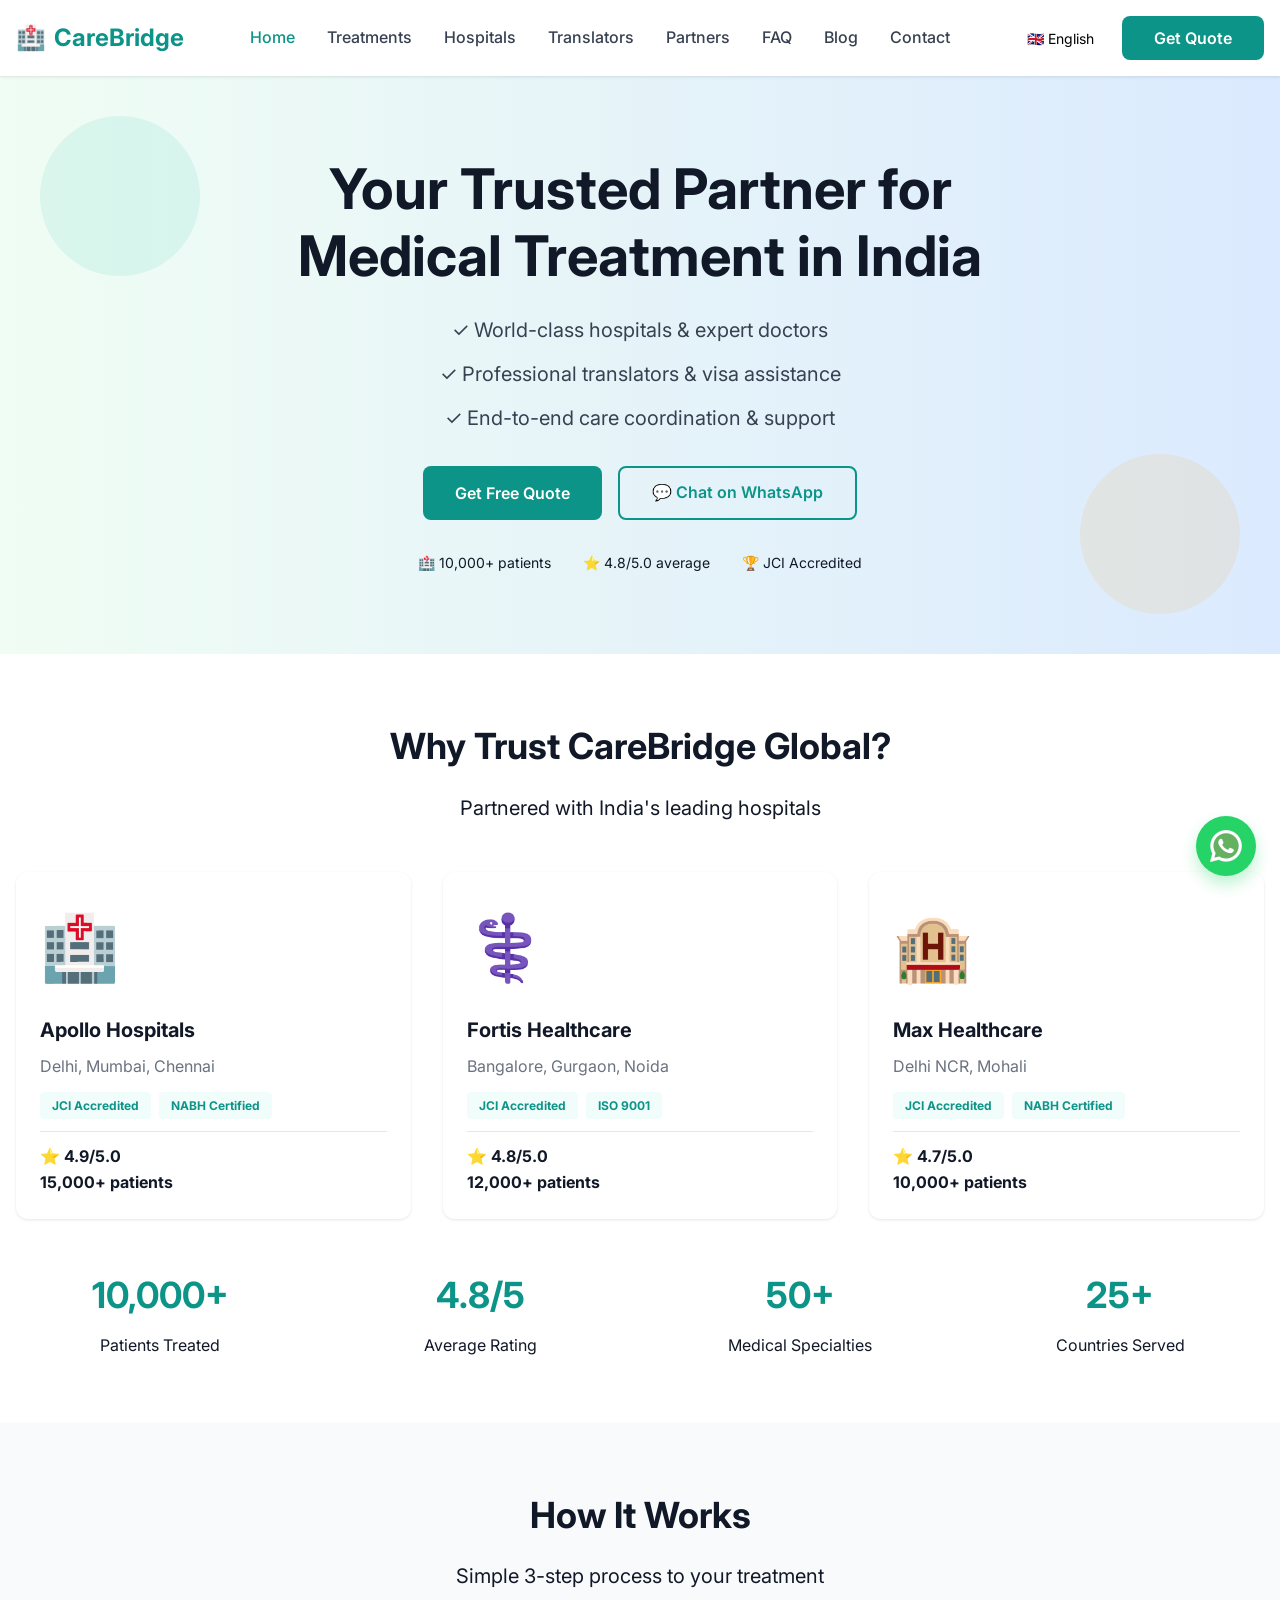
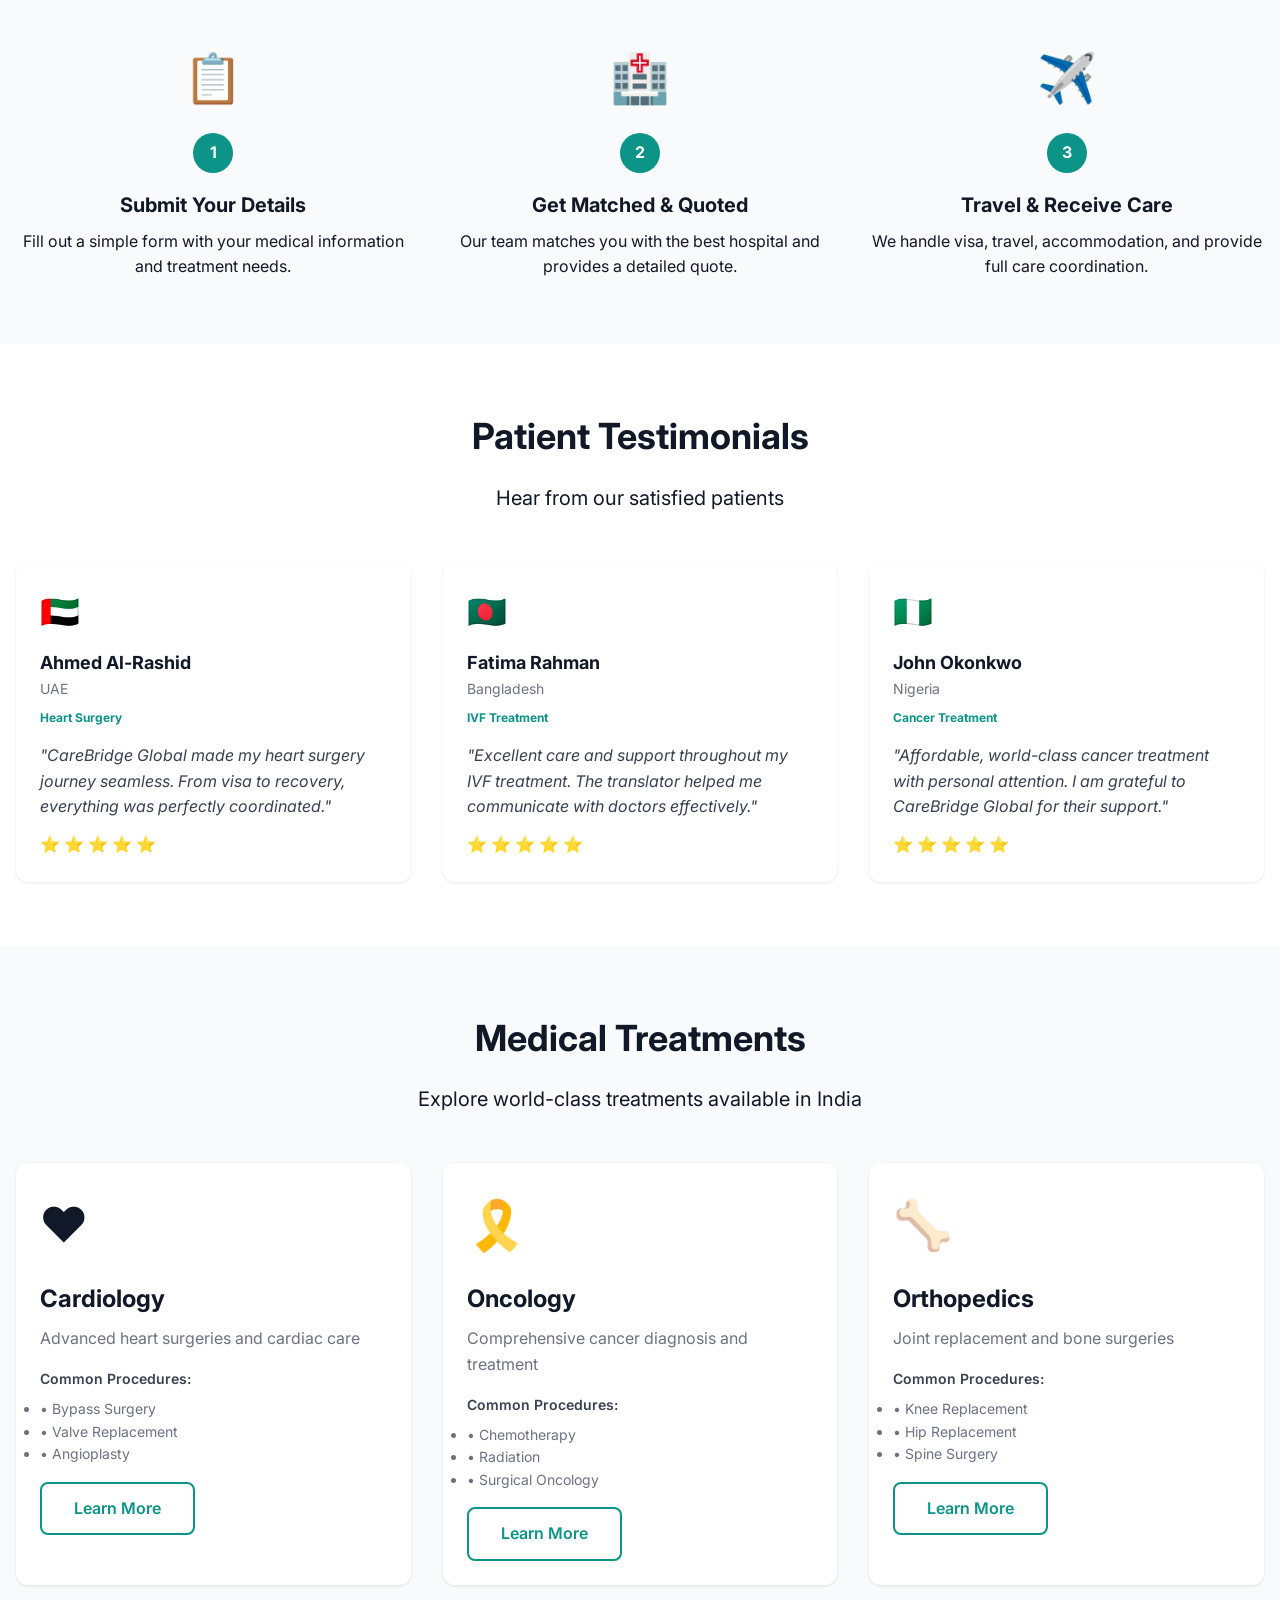
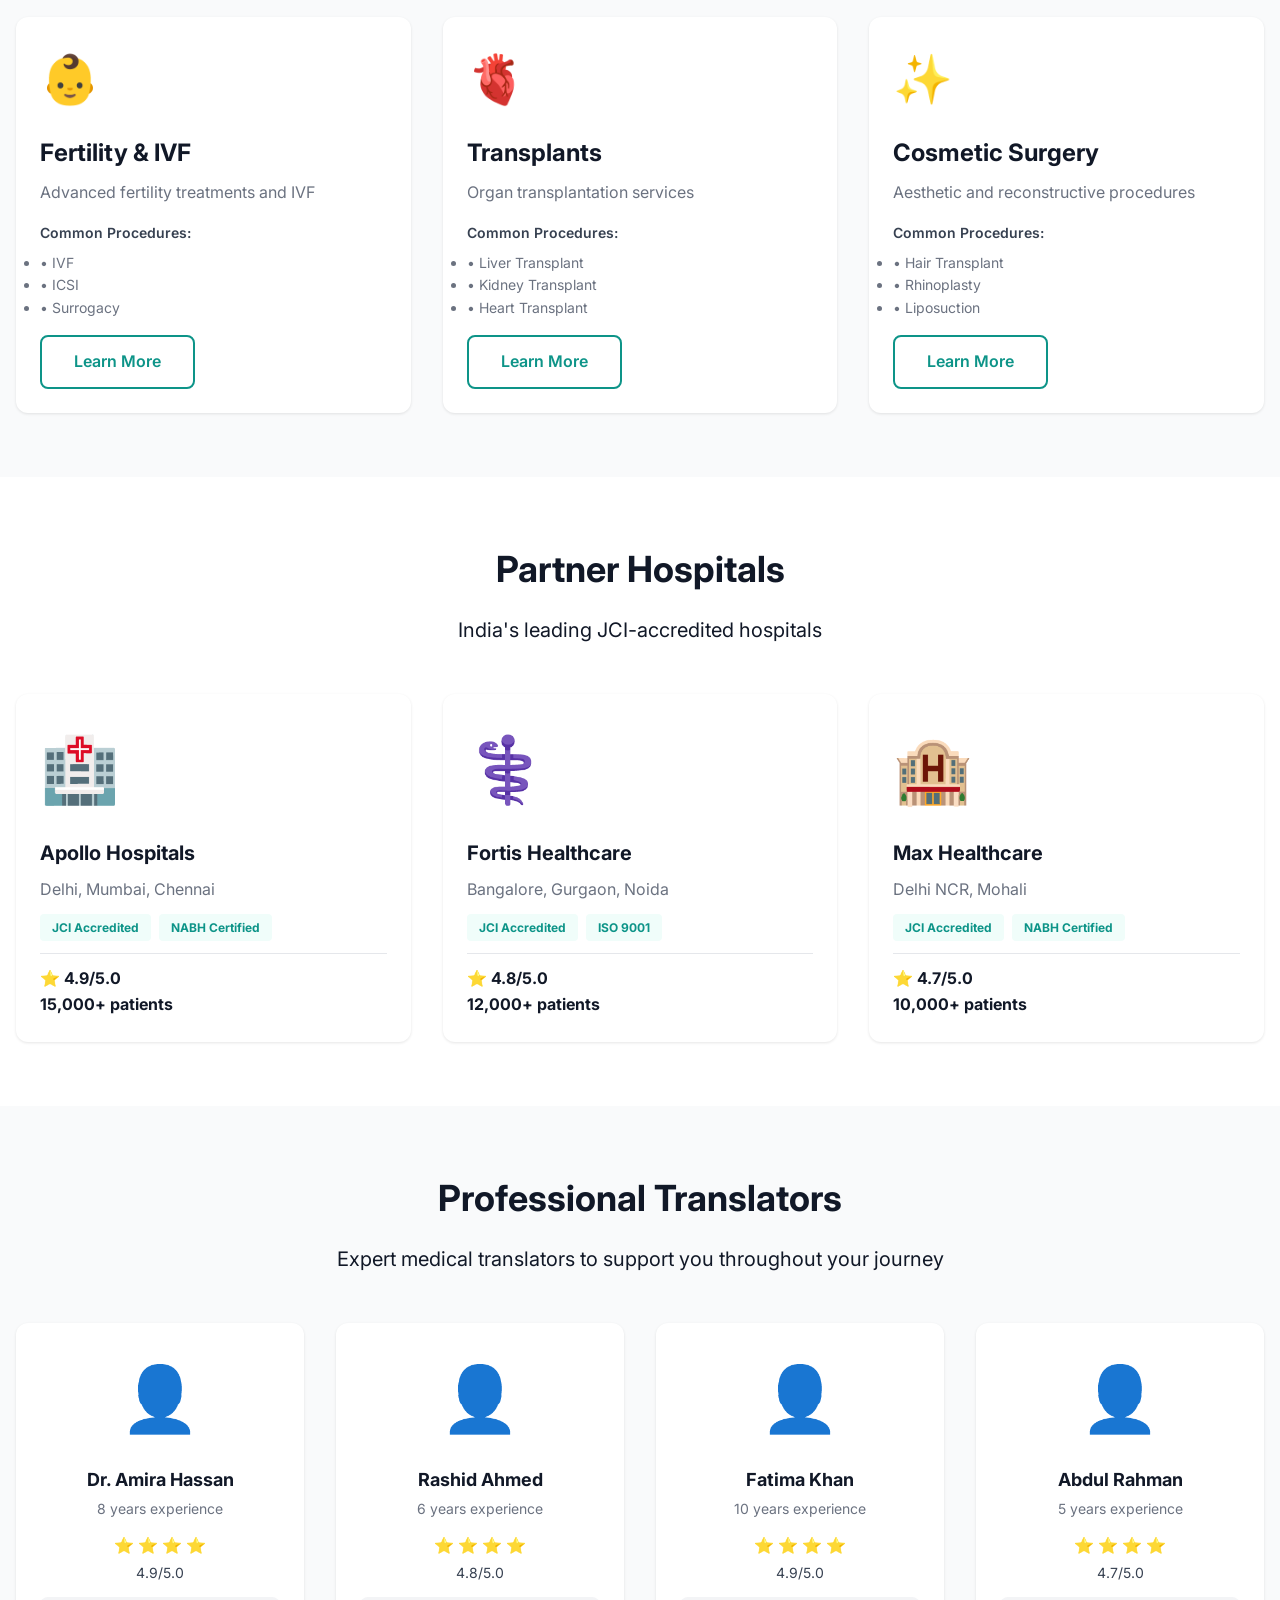
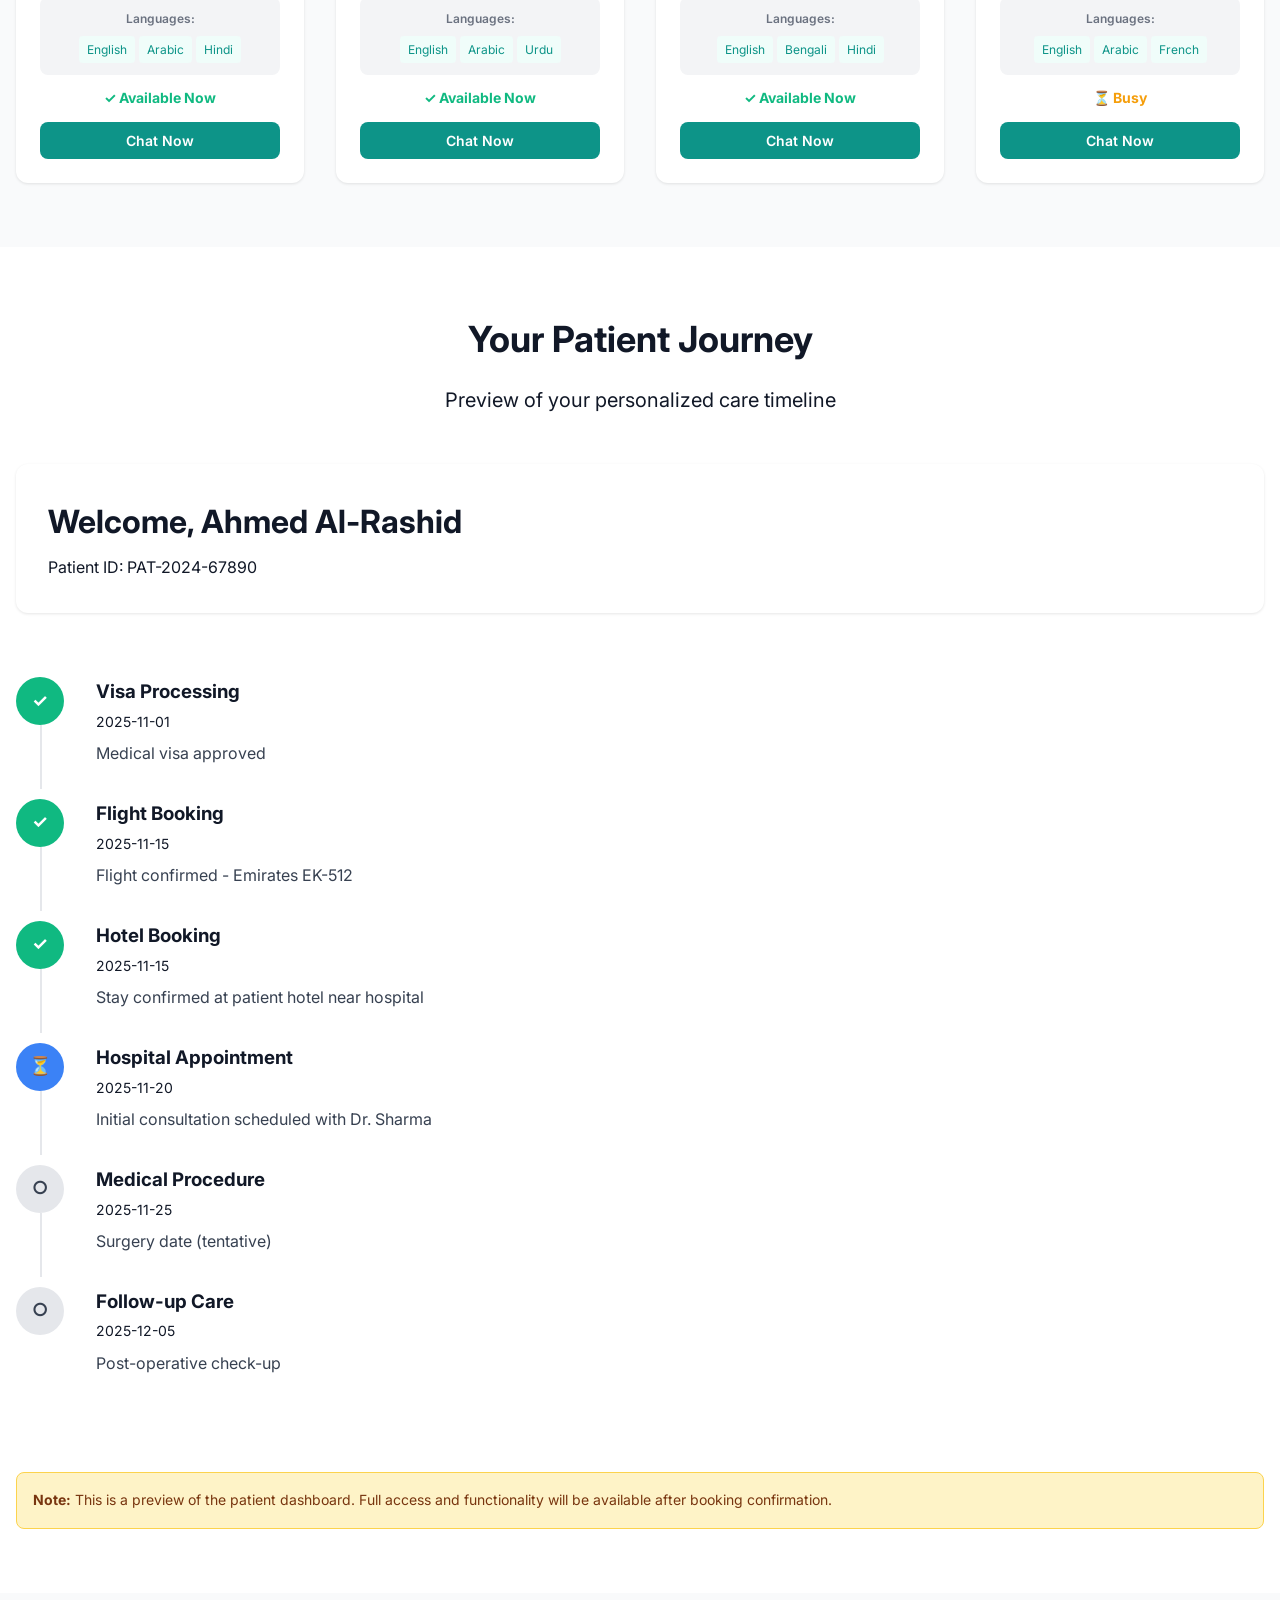
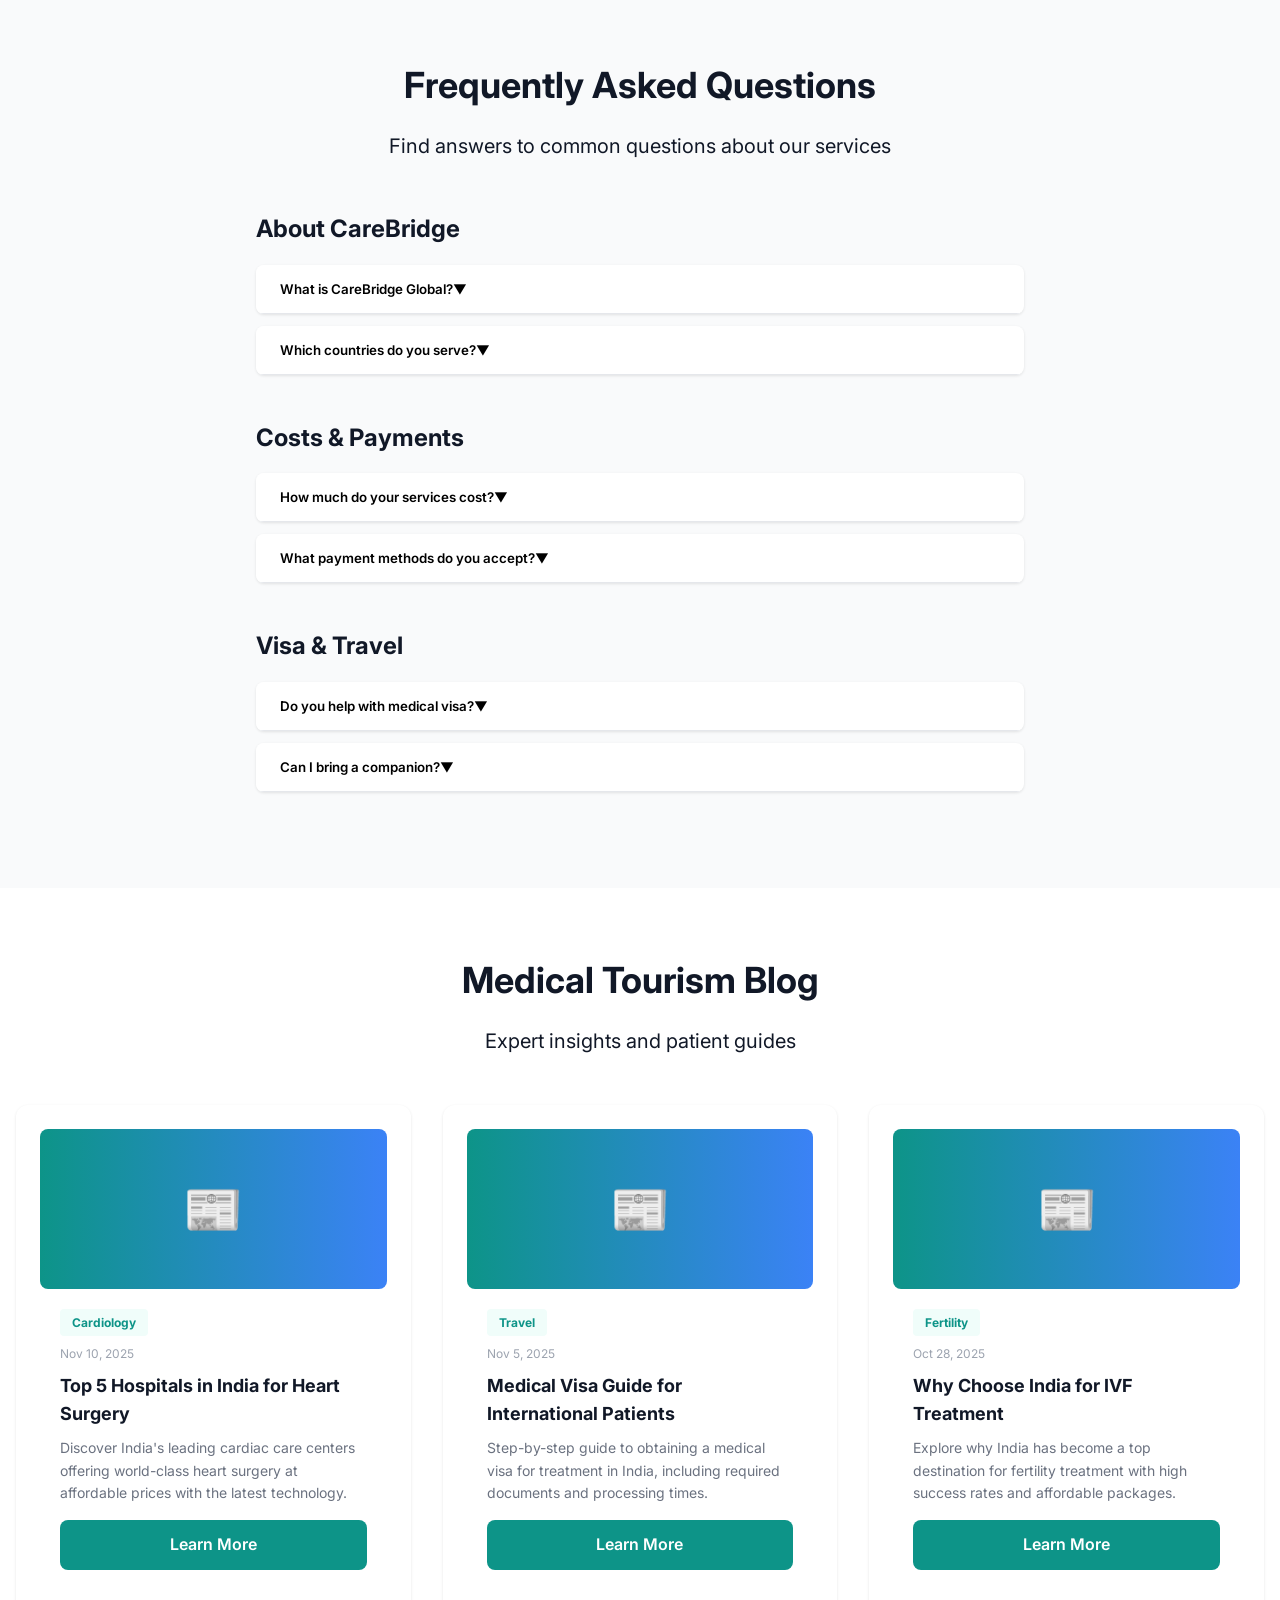
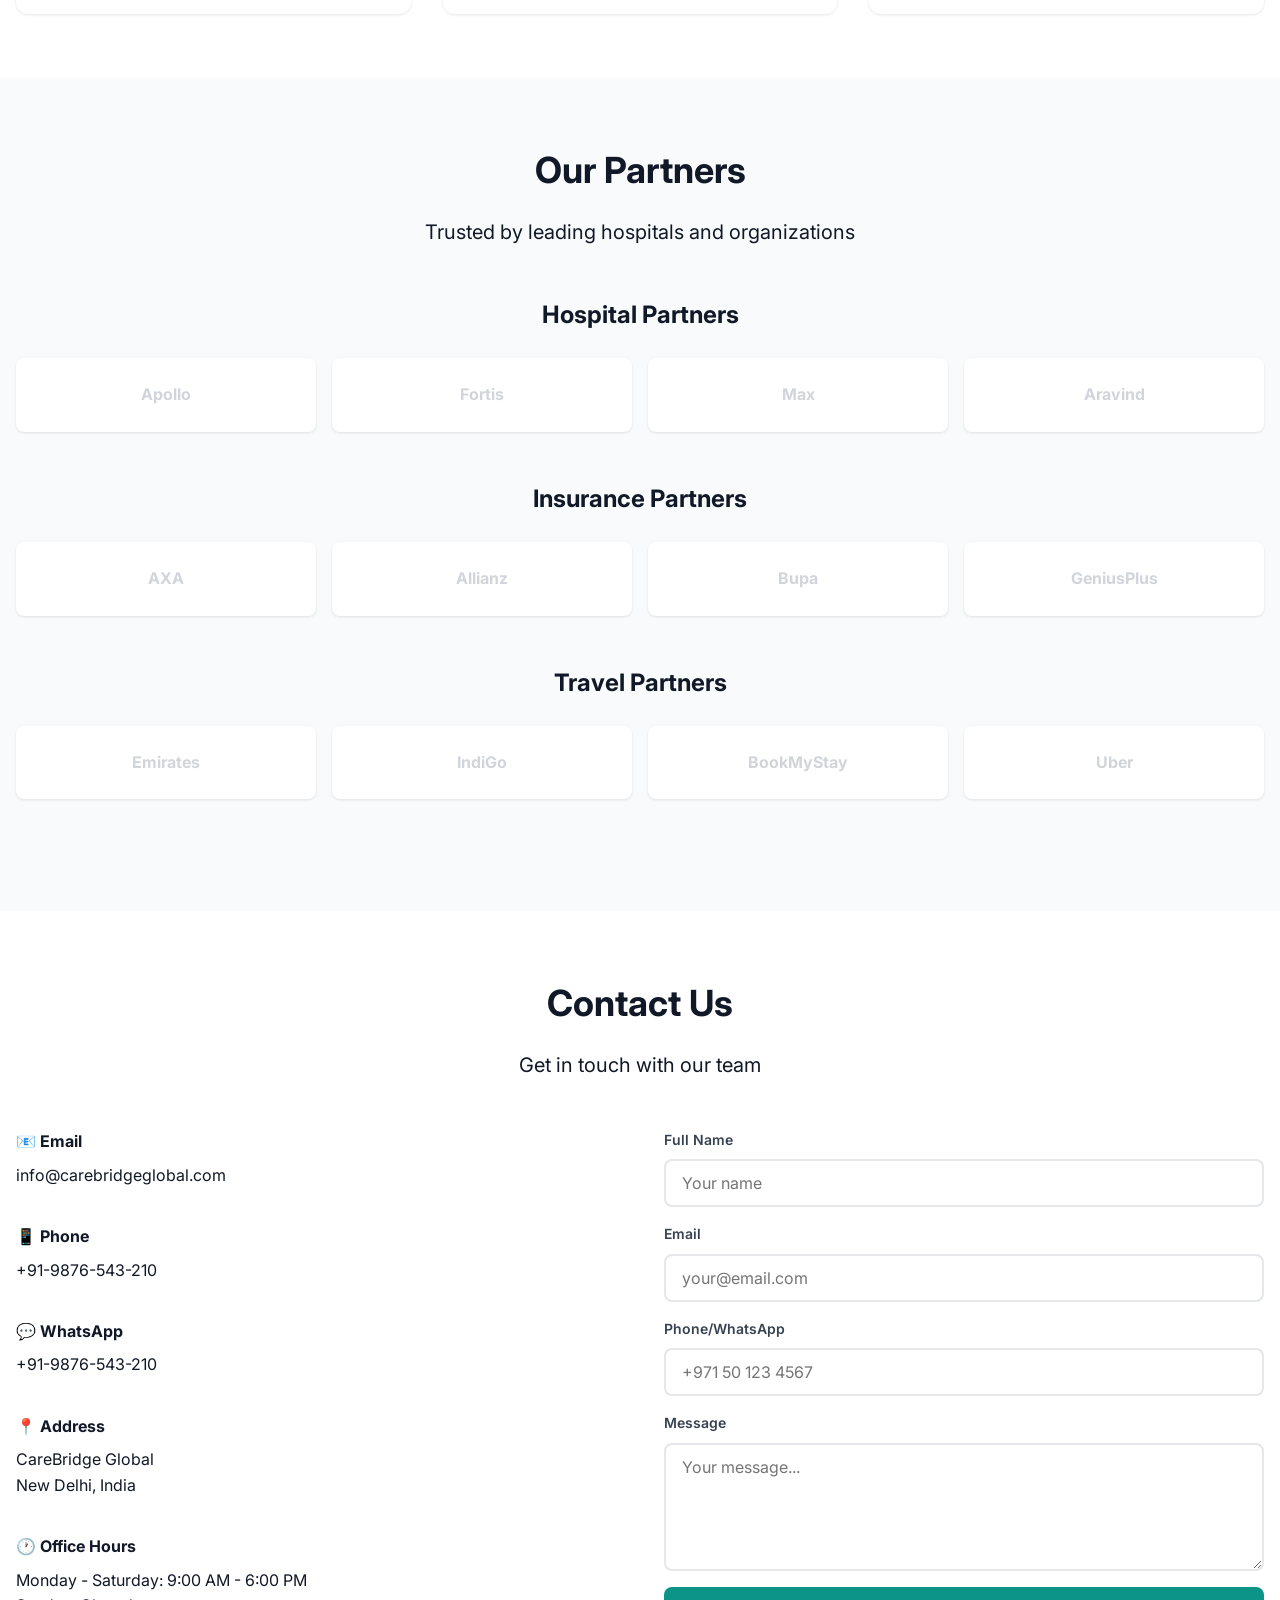
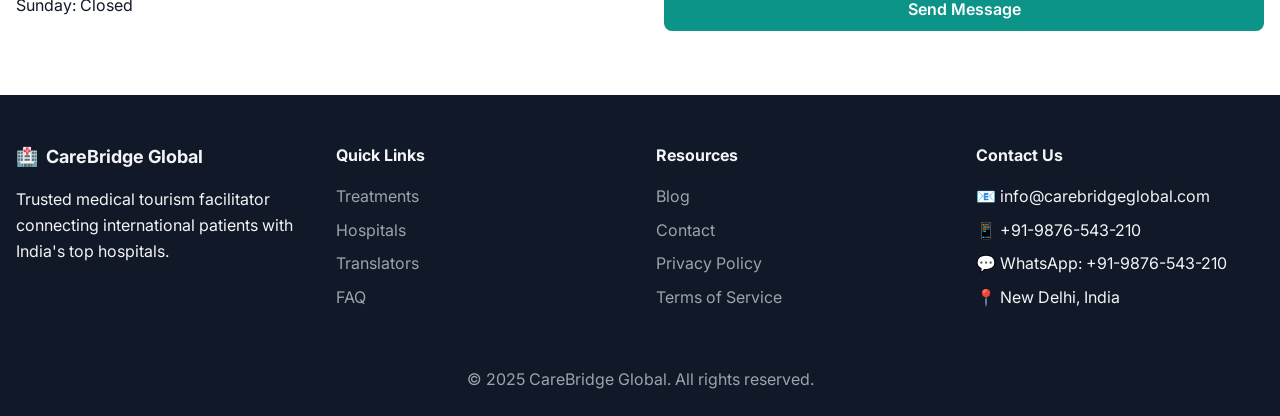
<file: index.html>
<!DOCTYPE html>
<html lang="en">

<head>
    <meta charset="UTF-8">
    <meta name="viewport" content="width=device-width, initial-scale=1.0">
    <meta name="description"
        content="CareBridge Global - Medical tourism platform connecting international patients with India's top hospitals">
    <meta name="keywords" content="medical tourism, india, affordable surgery, heart surgery, IVF, cancer treatment">
    <meta property="og:title" content="CareBridge Global - Medical Tourism in India">
    <meta property="og:description" content="Trusted medical tourism facilitator with end-to-end care coordination">

    <title data-i18n="meta.title">CareBridge Global - Medical Tourism in India</title>

    <link rel="stylesheet" href="css/styles.css">
    <link rel="stylesheet" href="css/rtl.css">
    <link
        href="https://fonts.googleapis.com/css2?family=Inter:wght@400;500;600;700;800&family=Noto+Sans+Arabic:wght@400;500;600;700&family=Noto+Sans+Bengali:wght@400;500;600;700&display=swap"
        rel="stylesheet">
</head>

<body>
    <!-- Navigation -->
    <nav class="navbar">
        <div class="container">
            <div class="navbar-content">
                <div class="logo">
                    <span aria-hidden="true">🏥</span>
                    <span data-i18n="brand.name">CareBridge</span>
                </div>

                <div class="nav-menu" id="navMenu">
                    <a href="#home" class="nav-link active" data-i18n="nav.home">Home</a>
                    <a href="#treatments" class="nav-link" data-i18n="nav.treatments">Treatments</a>
                    <a href="#hospitals" class="nav-link" data-i18n="nav.hospitals">Hospitals</a>
                    <a href="#translators" class="nav-link" data-i18n="nav.translators">Translators</a>
                    <a href="#partners" class="nav-link" data-i18n="nav.partners">Partners</a>
                    <a href="#faq" class="nav-link" data-i18n="nav.faq">FAQ</a>
                    <a href="#blog" class="nav-link" data-i18n="nav.blog">Blog</a>
                    <a href="#contact" class="nav-link" data-i18n="nav.contact">Contact</a>
                </div>

                <div class="nav-right">
                    <div class="language-switcher" id="languageSwitcher">
                        <button class="lang-btn" aria-haspopup="true">🇬🇧 EN</button>
                        <div class="lang-dropdown" role="menu">
                            <button data-lang="en" role="menuitem">🇬🇧 English</button>
                            <button data-lang="ar" role="menuitem">🇸🇦 العربية</button>
                            <button data-lang="bn" role="menuitem">🇧🇩 বাংলা</button>
                        </div>
                    </div>
                    <button class="btn btn-primary" id="getQuoteNavBtn" data-i18n="buttons.getQuote">Get
                        Quote</button>
                </div>

                <button class="mobile-menu-btn" id="mobileMenuBtn" aria-label="Toggle mobile menu">
                    <span></span>
                    <span></span>
                    <span></span>
                </button>
                <!-- Mobile Menu Overlay -->
                <div class="mobile-menu-overlay" id="mobileMenuOverlay"></div>

                <!-- Mobile Menu Drawer -->
                <div class="mobile-menu-drawer" id="mobileMenuDrawer">
                    <!-- Menu Header -->
                    <div class="mobile-menu-header">
                        <h3 data-i18n="menu.title">Menu</h3>
                        <!-- <button class="mobile-menu-close" id="mobileMenuClose" aria-label="Close menu">✕</button> -->
                    </div>

                    <!-- Menu Content -->
                    <div class="mobile-menu-content">
                        <!-- Navigation Items -->
                        <div class="mobile-menu-section">
                            <a href="#home" class="mobile-menu-item active" data-i18n="nav.home">🏠 Home</a>
                            <a href="#treatments" class="mobile-menu-item" data-i18n="nav.treatments">💊 Treatments</a>
                            <a href="#hospitals" class="mobile-menu-item" data-i18n="nav.hospitals">🏥 Hospitals</a>
                            <a href="#translators" class="mobile-menu-item" data-i18n="nav.translators">🗣️
                                Translators</a>
                            <a href="#partners" class="mobile-menu-item" data-i18n="nav.partners">🤝 Partners</a>
                            <a href="#faq" class="mobile-menu-item" data-i18n="nav.faq">❓ FAQ</a>
                            <a href="#blog" class="mobile-menu-item" data-i18n="nav.blog">📰 Blog</a>
                            <a href="#contact" class="mobile-menu-item" data-i18n="nav.contact">📞 Contact</a>
                        </div>

                        <!-- Language Switcher -->
                        <div class="mobile-lang-switcher">
                            <span class="mobile-lang-label" data-i18n="language.select">Language</span>
                            <div class="mobile-lang-options" id="mobileLangOptions">
                                <button class="mobile-lang-btn active" data-lang="en">EN</button>
                                <button class="mobile-lang-btn" data-lang="ar">AR</button>
                                <button class="mobile-lang-btn" data-lang="bn">BN</button>
                            </div>
                        </div>
                    </div>

                    <!-- Action Buttons -->
                    <div class="mobile-menu-actions">
                        <button class="mobile-menu-btn-primary" id="mobileGetQuoteBtn" data-i18n="buttons.getQuote">Get
                            Quote</button>
                    </div>

                    <!-- Contact Info Footer -->
                    <div class="mobile-contact-info">
                        <div class="mobile-contact-item">
                            <span class="mobile-contact-icon">📞</span>
                            <a href="tel:+919876543210"
                                style="color: inherit; text-decoration: none;">+91-9876-543-210</a>
                        </div>
                        <div class="mobile-contact-item">
                            <span class="mobile-contact-icon">✉️</span>
                            <a href="mailto:info@carebridgeglobal.com"
                                style="color: inherit; text-decoration: none;">info@carebridgeglobal.com</a>
                        </div>
                        <div class="mobile-contact-item">
                            <span class="mobile-contact-icon">📍</span>
                            <span>New Delhi, India</span>
                        </div>
                    </div>
                </div>

            </div>
        </div>
    </nav>

    <!-- Main Content -->
    <main>
        <!-- Hero Section -->
        <section id="home" class="hero">
            <div class="container">
                <div class="hero-content">
                    <h1 data-i18n="hero.title">Your Trusted Partner for Medical Treatment in India</h1>
                    <div class="value-props">
                        <p data-i18n="hero.prop1">✓ World-class hospitals & expert doctors</p>
                        <p data-i18n="hero.prop2">✓ Professional translators & visa assistance</p>
                        <p data-i18n="hero.prop3">✓ End-to-end care coordination & support</p>
                    </div>
                    <div class="hero-buttons">
                        <button class="btn btn-primary" id="getQuoteBtn" data-i18n="buttons.getFreeQuote">Get
                            Free Quote</button>
                        <a href="https://wa.me/919876543210?text=Hello%20CareBridge%20Global%2C%20I'm%20interested%20in%20medical%20treatment%20in%20India."
                            target="_blank" class="btn btn-secondary" data-i18n="buttons.whatsapp">💬 Chat on
                            WhatsApp</a>
                    </div>
                    <div class="trust-signals-hero">
                        <span><span aria-hidden="true">🏥</span> <span data-i18n="trust.patients">10,000+ patients
                                treated</span></span>
                        <span><span aria-hidden="true">⭐</span> <span data-i18n="trust.rating">4.8/5.0 average
                                rating</span></span>
                        <span><span aria-hidden="true">🏆</span> <span data-i18n="trust.jci">JCI
                                Accredited</span></span>
                    </div>
                </div>
            </div>
        </section>

        <!-- Trust Signals -->
        <section id="trust-signals" class="trust-signals">
            <div class="container">
                <div class="section-header">
                    <h2 data-i18n="trust.title">Why Trust CareBridge Global?</h2>
                    <p data-i18n="trust.subtitle">Partnered with India's leading hospitals</p>
                </div>

                <div class="hospitals-grid" id="hospitalsGrid">
                    <!-- Populated by JavaScript -->
                </div>

                <div class="statistics">
                    <div class="stat">
                        <div class="stat-number">10,000+</div>
                        <div class="stat-label" data-i18n="stats.patients">Patients Treated</div>
                    </div>
                    <div class="stat">
                        <div class="stat-number">4.8/5</div>
                        <div class="stat-label" data-i18n="stats.rating">Average Rating</div>
                    </div>
                    <div class="stat">
                        <div class="stat-number">50+</div>
                        <div class="stat-label" data-i18n="stats.specialties">Medical Specialties</div>
                    </div>
                    <div class="stat">
                        <div class="stat-number">25+</div>
                        <div class="stat-label" data-i18n="stats.countries">Countries Served</div>
                    </div>
                </div>
            </div>
        </section>

        <!-- How It Works -->
        <section id="how-it-works" class="how-it-works">
            <div class="container">
                <div class="section-header">
                    <h2 data-i18n="how.title">How It Works</h2>
                    <p data-i18n="how.subtitle">Simple 3-step process to your treatment</p>
                </div>

                <div class="steps-grid">
                    <div class="step-card">
                        <div class="step-icon" aria-hidden="true">📋</div>
                        <div class="step-number">1</div>
                        <h3 data-i18n="how.step1.title">Submit Your Details</h3>
                        <p data-i18n="how.step1.desc">Fill out a simple form with your medical information and treatment
                            needs.</p>
                    </div>
                    <div class="step-card">
                        <div class="step-icon" aria-hidden="true">🏥</div>
                        <div class="step-number">2</div>
                        <h3 data-i18n="how.step2.title">Get Matched & Quoted</h3>
                        <p data-i18n="how.step2.desc">Our team matches you with the best hospital and provides a
                            detailed quote.</p>
                    </div>
                    <div class="step-card">
                        <div class="step-icon" aria-hidden="true">✈️</div>
                        <div class="step-number">3</div>
                        <h3 data-i18n="how.step3.title">Travel & Receive Care</h3>
                        <p data-i18n="how.step3.desc">We handle visa, travel, accommodation, and provide full care
                            coordination.</p>
                    </div>
                </div>
            </div>
        </section>

        <!-- Testimonials -->
        <section id="testimonials" class="testimonials">
            <div class="container">
                <div class="section-header">
                    <h2 data-i18n="testimonials.title">Patient Testimonials</h2>
                    <p data-i18n="testimonials.subtitle">Hear from our satisfied patients</p>
                </div>

                <div class="testimonials-grid" id="testimonialsGrid">
                    <!-- Populated by JavaScript -->
                </div>
            </div>
        </section>

        <!-- Treatments -->
        <section id="treatments" class="treatments">
            <div class="container">
                <div class="section-header">
                    <h2 data-i18n="treatments.title">Medical Treatments</h2>
                    <p data-i18n="treatments.subtitle">Explore world-class treatments available in India</p>
                </div>

                <div class="treatments-grid" id="treatmentsGrid">
                    <!-- Populated by JavaScript -->
                </div>
            </div>
        </section>

        <!-- Hospitals -->
        <section id="hospitals" class="hospitals">
            <div class="container">
                <div class="section-header">
                    <h2 data-i18n="hospitals.title">Partner Hospitals</h2>
                    <p data-i18n="hospitals.subtitle">India's leading JCI-accredited hospitals</p>
                </div>

                <div class="hospitals-grid" id="hospitalsGrid2">
                    <!-- Populated by JavaScript -->
                </div>
            </div>
        </section>

        <!-- Translators -->
        <section id="translators" class="translators">
            <div class="container">
                <div class="section-header">
                    <h2 data-i18n="translators.title">Professional Translators</h2>
                    <p data-i18n="translators.subtitle">Expert medical translators to support you throughout your
                        journey</p>
                </div>

                <div class="translators-grid" id="translatorsGrid">
                    <!-- Populated by JavaScript -->
                </div>
            </div>
        </section>

        <!-- Dashboard -->
        <section id="dashboard" class="dashboard">
            <div class="container">
                <div class="section-header">
                    <h2 data-i18n="dashboard.title">Your Patient Journey</h2>
                    <p data-i18n="dashboard.subtitle">Preview of your personalized care timeline</p>
                </div>

                <div class="dashboard-content">
                    <div class="patient-info">
                        <h3 data-i18n="dashboard.welcome">Welcome, Ahmed Al-Rashid</h3>
                        <p data-i18n="dashboard.patientId">Patient ID: PAT-2024-67890</p>
                    </div>

                    <div class="timeline" id="timeline">
                        <!-- Populated by JavaScript -->
                    </div>
                </div>

                <div class="dashboard-note">
                    <p><strong data-i18n="dashboard.noteLabel">Note:</strong> <span data-i18n="dashboard.noteText">This
                            is a
                            preview of the patient dashboard. Full access and functionality will be available after
                            booking
                            confirmation.</span></p>
                </div>
            </div>
        </section>

        <!-- FAQ -->
        <section id="faq" class="faq">
            <div class="container">
                <div class="section-header">
                    <h2 data-i18n="faq.title">Frequently Asked Questions</h2>
                    <p data-i18n="faq.subtitle">Find answers to common questions about our services</p>
                </div>

                <div class="faq-container" id="faqContainer">
                    <!-- Populated by JavaScript -->
                </div>
            </div>
        </section>

        <!-- Blog -->
        <section id="blog" class="blog">
            <div class="container">
                <div class="section-header">
                    <h2 data-i18n="blog.title">Medical Tourism Blog</h2>
                    <p data-i18n="blog.subtitle">Expert insights and patient guides</p>
                </div>

                <div class="blog-grid" id="blogGrid">
                    <!-- Populated by JavaScript -->
                </div>
            </div>
        </section>

        <!-- Partners -->
        <section id="partners" class="partners">
            <div class="container">
                <div class="section-header">
                    <h2 data-i18n="partners.title">Our Partners</h2>
                    <p data-i18n="partners.subtitle">Trusted by leading hospitals and organizations</p>
                </div>

                <div class="partners-category">
                    <h3 data-i18n="partners.hospitalPartners">Hospital Partners</h3>
                    <div class="partners-grid">
                        <div class="partner-logo" data-i18n="partners.logo.apollo">Apollo</div>
                        <div class="partner-logo" data-i18n="partners.logo.fortis">Fortis</div>
                        <div class="partner-logo" data-i18n="partners.logo.max">Max</div>
                        <div class="partner-logo" data-i18n="partners.logo.aravind">Aravind</div>
                    </div>
                </div>

                <div class="partners-category">
                    <h3 data-i18n="partners.insurancePartners">Insurance Partners</h3>
                    <div class="partners-grid">
                        <div class="partner-logo">AXA</div>
                        <div class="partner-logo">Allianz</div>
                        <div class="partner-logo">Bupa</div>
                        <div class="partner-logo">GeniusPlus</div>
                    </div>
                </div>

                <div class="partners-category">
                    <h3 data-i18n="partners.travelPartners">Travel Partners</h3>
                    <div class="partners-grid">
                        <div class="partner-logo">Emirates</div>
                        <div class="partner-logo">IndiGo</div>
                        <div class="partner-logo">BookMyStay</div>
                        <div class="partner-logo">Uber</div>
                    </div>
                </div>
            </div>
        </section>

        <!-- Contact -->
        <section id="contact" class="contact">
            <div class="container">
                <div class="section-header">
                    <h2 data-i18n="contact.title">Contact Us</h2>
                    <p data-i18n="contact.subtitle">Get in touch with our team</p>
                </div>

                <div class="contact-content">
                    <div class="contact-info">
                        <div class="info-item">
                            <h4 data-i18n="contact.emailLabel">📧 Email</h4>
                            <p>info@carebridgeglobal.com</p>
                        </div>
                        <div class="info-item">
                            <h4 data-i18n="contact.phoneLabel">📱 Phone</h4>
                            <p>+91-9876-543-210</p>
                        </div>
                        <div class="info-item">
                            <h4 data-i18n="contact.whatsappLabel">💬 WhatsApp</h4>
                            <p>+91-9876-543-210</p>
                        </div>
                        <div class="info-item">
                            <h4 data-i18n="contact.addressLabel">📍 Address</h4>
                            <p data-i18n="contact.address">CareBridge Global<br>New Delhi, India</p>
                        </div>
                        <div class="info-item">
                            <h4 data-i18n="contact.hoursLabel">🕐 Office Hours</h4>
                            <p data-i18n="contact.hours">Monday - Saturday: 9:00 AM - 6:00 PM<br>Sunday: Closed</p>
                        </div>
                    </div>

                    <form class="contact-form" id="contactForm">
                        <div class="form-group">
                            <label data-i18n="form.fullName.label">Full Name</label>
                            <input type="text" required name="fullName" placeholder="Your name"
                                data-i18n-placeholder="form.fullName.placeholder">
                        </div>
                        <div class="form-group">
                            <label data-i18n="form.email.label">Email</label>
                            <input type="email" required name="email" placeholder="your@email.com"
                                data-i18n-placeholder="form.email.placeholder">
                        </div>
                        <div class="form-group">
                            <label data-i18n="form.phone.label">Phone</label>
                            <input type="tel" required name="phone" placeholder="+971 50 123 4567"
                                data-i18n-placeholder="form.phone.placeholder">
                        </div>
                        <div class="form-group">
                            <label data-i18n="form.message.label">Message</label>
                            <textarea required name="message" placeholder="Your message..." rows="5"
                                data-i18n-placeholder="form.message.placeholder"></textarea>
                        </div>
                        <button type="submit" class="btn btn-primary w-full" data-i18n="form.submit">Send
                            Message</button>
                    </form>
                </div>
            </div>
        </section>
    </main>

    <!-- Footer -->
    <footer class="footer">
        <div class="container">
            <div class="footer-content">
                <div class="footer-section">
                    <div class="footer-logo">
                        <span aria-hidden="true">🏥</span>
                        <span data-i18n="brand.fullName">CareBridge Global</span>
                    </div>
                    <p data-i18n="footer.description">Trusted medical tourism facilitator connecting international
                        patients with India's top hospitals.</p>
                </div>

                <div class="footer-section">
                    <h4 data-i18n="footer.quickLinks">Quick Links</h4>
                    <ul>
                        <li><a href="#treatments" data-i18n="nav.treatments">Treatments</a></li>
                        <li><a href="#hospitals" data-i18n="nav.hospitals">Hospitals</a></li>
                        <li><a href="#translators" data-i18n="nav.translators">Translators</a></li>
                        <li><a href="#faq" data-i18n="nav.faq">FAQ</a></li>
                    </ul>
                </div>

                <div class="footer-section">
                    <h4 data-i18n="footer.resources">Resources</h4>
                    <ul>
                        <li><a href="#blog" data-i18n="nav.blog">Blog</a></li>
                        <li><a href="#contact" data-i18n="nav.contact">Contact</a></li>
                        <li><a href="#" data-i18n="footer.privacy">Privacy Policy</a></li>
                        <li><a href="#" data-i18n="footer.terms">Terms of Service</a></li>
                    </ul>
                </div>

                <div class="footer-section">
                    <h4 data-i18n="footer.contactUs">Contact Us</h4>
                    <ul>
                        <li>📧 info@carebridgeglobal.com</li>
                        <li>📱 +91-9876-543-210</li>
                        <li>💬 WhatsApp: +91-9876-543-210</li>
                        <li>📍 New Delhi, India</li>
                    </ul>
                </div>
            </div>

            <div class="footer-bottom">
                <p data-i18n="footer.copyright">&copy; 2025 CareBridge Global. All rights reserved.</p>
            </div>
        </div>
    </footer>

    <!-- Quote Modal -->
    <div class="modal" id="quoteModal" aria-hidden="true">
        <div class="modal-content">
            <div class="modal-header">
                <h2 data-i18n="quote.title">Get Your Free Medical Quote</h2>
                <button class="modal-close" id="modalClose" aria-label="Close">&times;</button>
            </div>

            <div class="form-steps">
                <div class="steps-indicator">
                    <div class="step-indicator active" data-step="1">1</div>
                    <div class="step-line"></div>
                    <div class="step-indicator" data-step="2">2</div>
                    <div class="step-line"></div>
                    <div class="step-indicator" data-step="3">3</div>
                </div>
                <p class="step-label"><span data-i18n="quote.stepLabel">Step</span> <span id="currentStep">1</span>
                    <span data-i18n="quote.of">of</span> 3</p>
            </div>

            <form id="quoteForm" class="quote-form">
                <!-- Step 1: Basic Info -->
                <div class="form-step active" data-step="1">
                    <h3 data-i18n="quote.step1.title">Basic Information</h3>
                    <div class="form-group">
                        <label data-i18n="form.fullName.label">Full Name *</label>
                        <input type="text" name="fullName" required placeholder="Enter your full name"
                            data-i18n-placeholder="form.fullName.placeholder">
                        <span class="error-message"></span>
                    </div>
                    <div class="form-group">
                        <label data-i18n="form.country.label">Country *</label>
                        <select name="country" required>
                            <option value="" data-i18n="form.country.select">Select your country</option>
                            <option value="UAE">🇦🇪 United Arab Emirates</option>
                            <option value="Saudi Arabia">🇸🇦 Saudi Arabia</option>
                            <option value="Kuwait">🇰🇼 Kuwait</option>
                            <option value="Qatar">🇶🇦 Qatar</option>
                            <option value="Bangladesh">🇧🇩 Bangladesh</option>
                            <option value="Nigeria">🇳🇬 Nigeria</option>
                            <option value="Kenya">🇰🇪 Kenya</option>
                            <option value="Egypt">🇪🇬 Egypt</option>
                        </select>
                        <span class="error-message"></span>
                    </div>
                    <div class="form-group">
                        <label data-i18n="form.phone.label">Phone/WhatsApp *</label>
                        <input type="tel" name="phone" required placeholder="+971 50 123 4567"
                            data-i18n-placeholder="form.phone.placeholder">
                        <span class="error-message"></span>
                    </div>
                    <div class="form-group">
                        <label data-i18n="form.email.label">Email *</label>
                        <input type="email" name="email" required placeholder="your.email@example.com"
                            data-i18n-placeholder="form.email.placeholder">
                        <span class="error-message"></span>
                    </div>
                </div>

                <!-- Step 2: Treatment -->
                <div class="form-step" data-step="2">
                    <h3 data-i18n="quote.step2.title">Treatment Details</h3>
                    <div class="form-group">
                        <label data-i18n="form.treatment.label">Treatment Type *</label>
                        <select name="treatmentType" required>
                            <option value="" data-i18n="form.treatment.select">Select treatment type</option>
                            <option value="Heart Surgery">❤️ Heart Surgery</option>
                            <option value="Cancer Treatment">🎗️ Cancer Treatment</option>
                            <option value="Orthopedic">🦴 Orthopedic Surgery</option>
                            <option value="IVF">👶 IVF & Fertility</option>
                            <option value="Liver Transplant">🫀 Liver Transplant</option>
                            <option value="Kidney Transplant">Kidney Transplant</option>
                        </select>
                        <span class="error-message"></span>
                    </div>
                    <div class="form-group">
                        <label data-i18n="form.upload.label">Upload Medical Report (Optional)</label>
                        <div class="file-upload">
                            <input type="file" name="medicalReport" accept=".pdf,.jpg,.jpeg,.png">
                            <p data-i18n="form.upload.instructions">📄 Click to upload or drag and drop</p>
                            <small data-i18n="form.upload.note">PDF, JPG, PNG (Max 10MB)</small>
                            <span class="file-name"></span>
                        </div>
                    </div>
                    <div class="form-group">
                        <label data-i18n="form.description.label">Brief Description</label>
                        <textarea name="description" placeholder="Tell us about your medical condition..." rows="4"
                            data-i18n-placeholder="form.description.placeholder"></textarea>
                    </div>
                </div>

                <!-- Step 3: Preferences -->
                <div class="form-step" data-step="3">
                    <h3 data-i18n="quote.step3.title">Preferences</h3>
                    <div class="form-group">
                        <label data-i18n="form.preferredLanguage.label">Preferred Language</label>
                        <div class="language-options">
                            <button type="button" class="lang-option active" data-lang="English"
                                data-i18n="lang.english">🇬🇧 English</button>
                            <button type="button" class="lang-option" data-lang="Arabic" data-i18n="lang.arabic">🇸🇦
                                Arabic</button>
                            <button type="button" class="lang-option" data-lang="Bangla" data-i18n="lang.bengali">🇧🇩
                                Bangla</button>
                        </div>
                        <input type="hidden" name="preferredLanguage" value="English">
                    </div>
                    <div class="form-group">
                        <label data-i18n="form.contactMethod.label">Preferred Contact Method</label>
                        <div class="radio-group">
                            <label>
                                <input type="radio" name="contactMethod" value="WhatsApp" checked>
                                <span data-i18n="contactMethods.whatsapp">WhatsApp</span>
                            </label>
                            <label>
                                <input type="radio" name="contactMethod" value="Email">
                                <span data-i18n="contactMethods.email">Email</span>
                            </label>
                            <label>
                                <input type="radio" name="contactMethod" value="SMS">
                                <span data-i18n="contactMethods.sms">SMS</span>
                            </label>
                        </div>
                    </div>
                </div>

                <!-- Success Screen -->
                <div class="form-step" data-step="4" id="successScreen">
                    <div class="success-message">
                        <div class="success-icon" aria-hidden="true">✅</div>
                        <h3 data-i18n="quote.success.title">Request Received!</h3>
                        <p data-i18n="quote.success.desc">Your quote request has been submitted successfully.</p>

                        <div class="ticket-box">
                            <p data-i18n="quote.ticketLabel">Your Ticket ID</p>
                            <p class="ticket-id" id="ticketId">CBG-2025-12345</p>
                        </div>

                        <p data-i18n="quote.success.followUp">Our team will contact you within 24 hours via your
                            preferred contact method.</p>

                        <div class="success-buttons">
                            <button type="button" class="btn btn-secondary" id="closeSuccessBtn"
                                data-i18n="buttons.close">Close</button>
                            <a href="https://wa.me/919876543210?text=Hello%20CareBridge%20Global" target="_blank"
                                class="btn btn-primary" data-i18n="buttons.whatsappNow">💬 Chat on WhatsApp Now</a>
                        </div>
                    </div>
                </div>
            </form>

            <div class="form-navigation">
                <button type="button" class="btn btn-ghost" id="prevBtn" style="display:none;"
                    data-i18n="buttons.back">← Back</button>
                <button type="button" class="btn btn-primary" id="nextBtn" data-i18n="buttons.next">Next →</button>
            </div>
        </div>
    </div>

    <!-- WhatsApp Floating Button -->
    <a href="https://wa.me/919876543210?text=Hello%20CareBridge%20Global%2C%20I'm%20interested%20in%20treatment%20at%20Apollo%20Hospitals."
        target="_blank" class="whatsapp-button" title="Chat on WhatsApp">

        <img src="src/images/whatsapp.png" alt="WhatsApp" style="width:32px; height:32px;">
    </a>


    <!-- Scripts -->
    <script src="js/i18n.js"></script>
    <script src="js/utils.js"></script>
    <script src="js/api.js"></script>
    <script src="js/components.js"></script>
    <script src="js/main.js"></script>

    <script>
        // Mobile Menu Management
        document.addEventListener('DOMContentLoaded', function () {
            const mobileMenuBtn = document.getElementById('mobileMenuBtn');
            const mobileMenuDrawer = document.getElementById('mobileMenuDrawer');
            const mobileMenuOverlay = document.getElementById('mobileMenuOverlay');
            const mobileMenuClose = document.getElementById('mobileMenuClose');
            const mobileMenuItems = document.querySelectorAll('.mobile-menu-item');
            const mobileGetQuoteBtn = document.getElementById('mobileGetQuoteBtn');
            const mobileLangOptions = document.querySelectorAll('#mobileLangOptions .mobile-lang-btn');

            // Toggle mobile menu
            mobileMenuBtn?.addEventListener('click', function (e) {
                e.stopPropagation();
                mobileMenuDrawer?.classList.toggle('active');
                mobileMenuOverlay?.classList.toggle('active');
                mobileMenuBtn.classList.toggle('active');
                document.body.style.overflow = mobileMenuDrawer?.classList.contains('active') ? 'hidden' : 'auto';
            });

            // Close mobile menu
            const closeMenu = () => {
                mobileMenuDrawer?.classList.remove('active');
                mobileMenuOverlay?.classList.remove('active');
                mobileMenuBtn?.classList.remove('active');
                document.body.style.overflow = 'auto';
            };

            mobileMenuClose?.addEventListener('click', closeMenu);
            mobileMenuOverlay?.addEventListener('click', closeMenu);

            // Close menu on link click
            mobileMenuItems.forEach(item => {
                item.addEventListener('click', function (e) {
                    e.preventDefault();
                    const href = this.getAttribute('href');

                    // Update active state
                    mobileMenuItems.forEach(i => i.classList.remove('active'));
                    this.classList.add('active');

                    closeMenu();

                    // Small delay to let menu close smoothly before navigating
                    setTimeout(() => {
                        const target = document.querySelector(href);
                        if (target) {
                            target.scrollIntoView({ behavior: 'smooth', block: 'start' });
                        }
                    }, 300);
                });
            });

            // Mobile language switcher
            mobileLangOptions.forEach(btn => {
                btn.addEventListener('click', function () {
                    const lang = this.getAttribute('data-lang');
                    console.log("Mobile language pressed:", lang);

                    mobileLangOptions.forEach(b => b.classList.remove('active'));
                    this.classList.add('active');

                    if (typeof loadLanguage === 'function') {
                        console.log("Calling loadLanguage");
                        loadLanguage(lang);
                    } else {
                        console.log("loadLanguage NOT found");
                    }
                });
            });


            // Mobile get quote button
            mobileGetQuoteBtn?.addEventListener('click', function () {
                closeMenu();
                setTimeout(() => {
                    const quoteModal = document.getElementById('quoteModal');
                    if (quoteModal) {
                        quoteModal.classList.add('active');
                    }
                }, 300);
            });

            // Update active menu item on scroll (if page has smooth scroll sections)
            const updateActiveMenuItem = () => {
                let current = 'home';
                const sections = ['home', 'treatments', 'hospitals', 'translators', 'partners', 'faq', 'blog', 'contact'];

                sections.forEach(section => {
                    const element = document.getElementById(section);
                    if (element && window.scrollY >= element.offsetTop - 100) {
                        current = section;
                    }
                });

                mobileMenuItems.forEach(item => {
                    const href = item.getAttribute('href');
                    if (href === '#' + current) {
                        item.classList.add('active');
                    } else {
                        item.classList.remove('active');
                    }
                });
            };

            window.addEventListener('scroll', updateActiveMenuItem, { passive: true });

            // Close menu on Escape key
            document.addEventListener('keydown', function (e) {
                if (e.key === 'Escape' && mobileMenuDrawer?.classList.contains('active')) {
                    closeMenu();
                }
            });

            // Prevent body scroll when menu is open
            mobileMenuOverlay?.addEventListener('touchmove', function (e) {
                if (mobileMenuDrawer?.classList.contains('active')) {
                    e.preventDefault();
                }
            }, { passive: false });
        });
    </script>
</body>

</html>
</file>
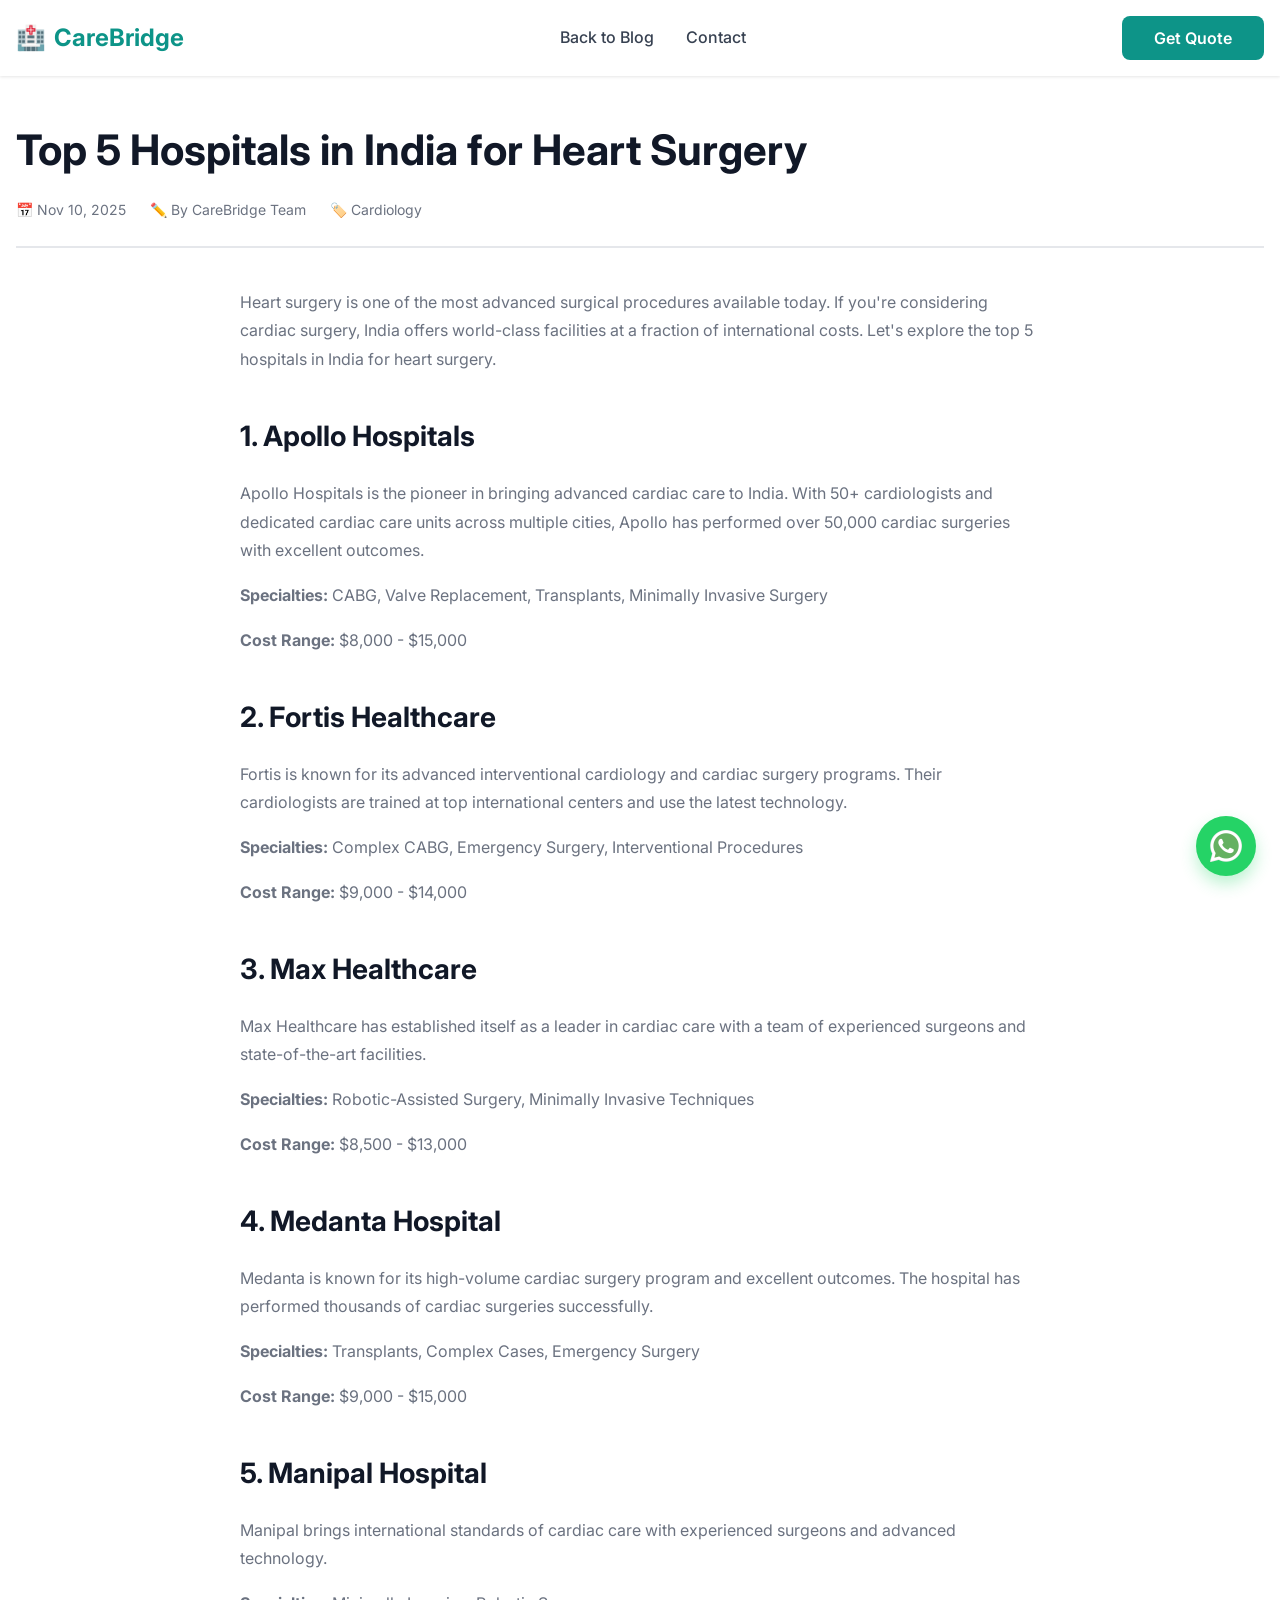
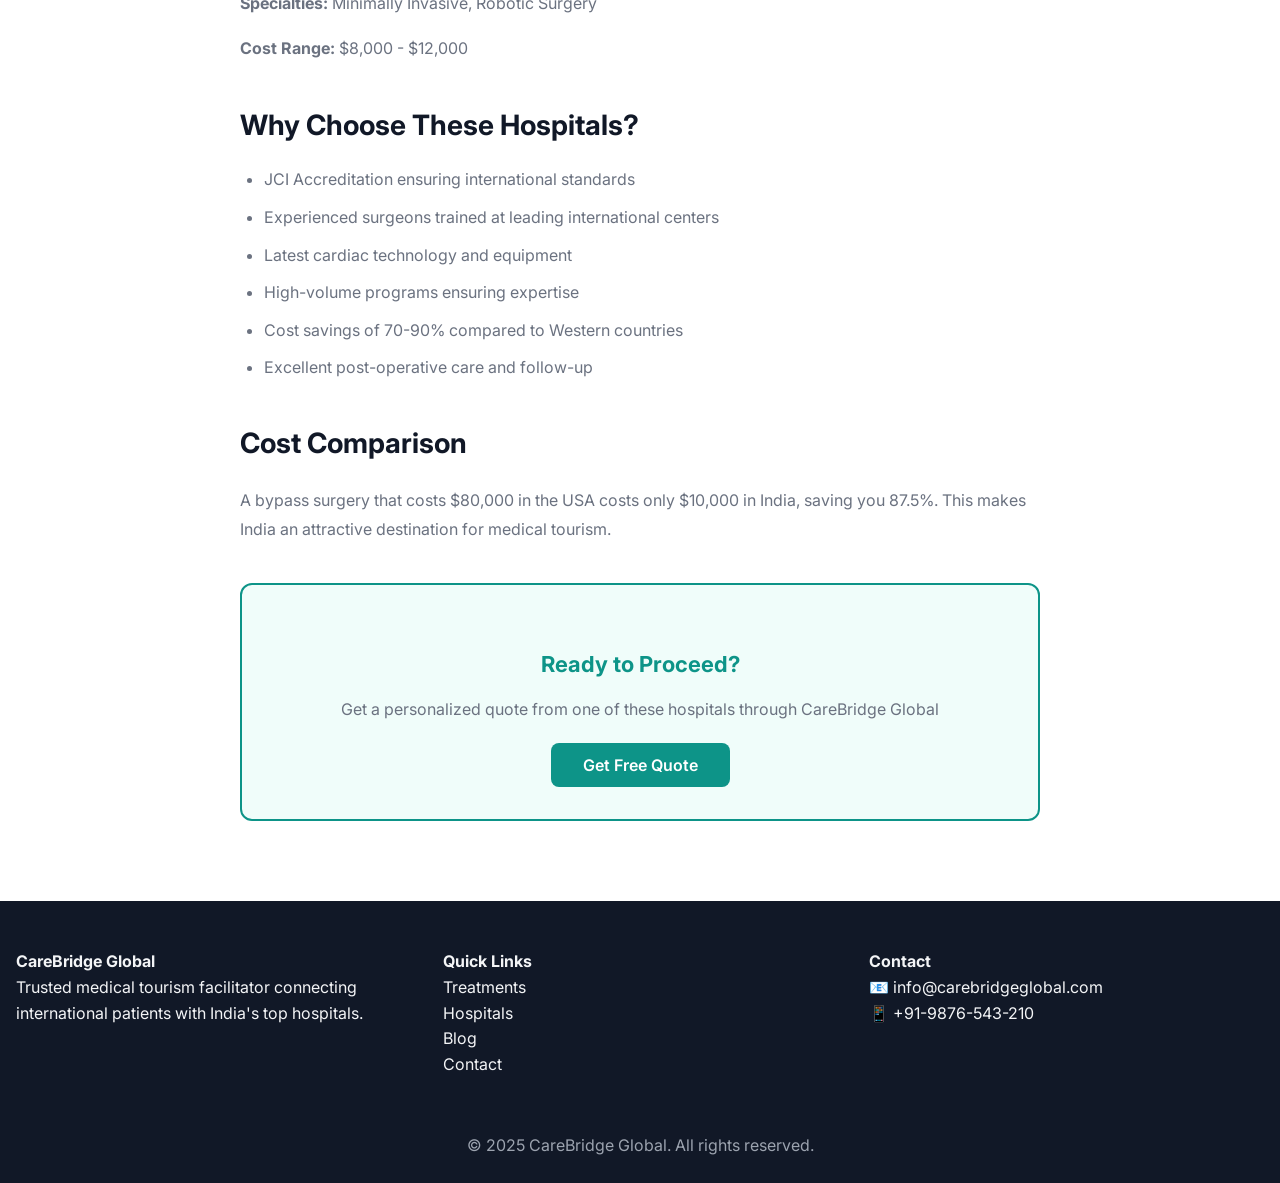
<file: blog/heart-surgery.html>
<!DOCTYPE html>
<html lang="en">
<head>
    <meta charset="UTF-8">
    <meta name="viewport" content="width=device-width, initial-scale=1.0">
    <title>Top 5 Hospitals for Heart Surgery - CareBridge Global Blog</title>
    <link rel="stylesheet" href="../css/styles.css">
    <link rel="stylesheet" href="../css/pages.css">
    <link href="https://fonts.googleapis.com/css2?family=Inter:wght@400;500;600;700;800&display=swap" rel="stylesheet">
</head>
<body>
    <nav class="navbar">
        <div class="container">
            <div class="navbar-content">
                <a href="../index.html" class="logo">
                    <span>🏥</span>
                    <span>CareBridge</span>
                </a>
                <div class="nav-menu">
                    <a href="../index.html#blog" class="nav-link">Back to Blog</a>
                    <a href="../index.html#contact" class="nav-link">Contact</a>
                </div>
                <button class="btn btn-primary">Get Quote</button>
            </div>
        </div>
    </nav>

    <main>
        <article class="blog-article">
            <div class="container">
                <div class="article-header">
                    <h1>Top 5 Hospitals in India for Heart Surgery</h1>
                    <div class="article-meta">
                        <span>📅 Nov 10, 2025</span>
                        <span>✏️ By CareBridge Team</span>
                        <span>🏷️ Cardiology</span>
                    </div>
                </div>

                <div class="article-content">
                    <p>Heart surgery is one of the most advanced surgical procedures available today. If you're considering cardiac surgery, India offers world-class facilities at a fraction of international costs. Let's explore the top 5 hospitals in India for heart surgery.</p>

                    <h2>1. Apollo Hospitals</h2>
                    <p>Apollo Hospitals is the pioneer in bringing advanced cardiac care to India. With 50+ cardiologists and dedicated cardiac care units across multiple cities, Apollo has performed over 50,000 cardiac surgeries with excellent outcomes.</p>
                    <p><strong>Specialties:</strong> CABG, Valve Replacement, Transplants, Minimally Invasive Surgery</p>
                    <p><strong>Cost Range:</strong> $8,000 - $15,000</p>

                    <h2>2. Fortis Healthcare</h2>
                    <p>Fortis is known for its advanced interventional cardiology and cardiac surgery programs. Their cardiologists are trained at top international centers and use the latest technology.</p>
                    <p><strong>Specialties:</strong> Complex CABG, Emergency Surgery, Interventional Procedures</p>
                    <p><strong>Cost Range:</strong> $9,000 - $14,000</p>

                    <h2>3. Max Healthcare</h2>
                    <p>Max Healthcare has established itself as a leader in cardiac care with a team of experienced surgeons and state-of-the-art facilities.</p>
                    <p><strong>Specialties:</strong> Robotic-Assisted Surgery, Minimally Invasive Techniques</p>
                    <p><strong>Cost Range:</strong> $8,500 - $13,000</p>

                    <h2>4. Medanta Hospital</h2>
                    <p>Medanta is known for its high-volume cardiac surgery program and excellent outcomes. The hospital has performed thousands of cardiac surgeries successfully.</p>
                    <p><strong>Specialties:</strong> Transplants, Complex Cases, Emergency Surgery</p>
                    <p><strong>Cost Range:</strong> $9,000 - $15,000</p>

                    <h2>5. Manipal Hospital</h2>
                    <p>Manipal brings international standards of cardiac care with experienced surgeons and advanced technology.</p>
                    <p><strong>Specialties:</strong> Minimally Invasive, Robotic Surgery</p>
                    <p><strong>Cost Range:</strong> $8,000 - $12,000</p>

                    <h2>Why Choose These Hospitals?</h2>
                    <ul>
                        <li>JCI Accreditation ensuring international standards</li>
                        <li>Experienced surgeons trained at leading international centers</li>
                        <li>Latest cardiac technology and equipment</li>
                        <li>High-volume programs ensuring expertise</li>
                        <li>Cost savings of 70-90% compared to Western countries</li>
                        <li>Excellent post-operative care and follow-up</li>
                    </ul>

                    <h2>Cost Comparison</h2>
                    <p>A bypass surgery that costs $80,000 in the USA costs only $10,000 in India, saving you 87.5%. This makes India an attractive destination for medical tourism.</p>

                    <div class="cta-box">
                        <h3>Ready to Proceed?</h3>
                        <p>Get a personalized quote from one of these hospitals through CareBridge Global</p>
                        <button class="btn btn-primary" onclick="document.getElementById('quoteModal').classList.add('active')">Get Free Quote</button>
                    </div>
                </div>
            </div>
        </article>
    </main>

    <footer class="footer">
        <div class="container">
            <div class="footer-content">
                <div>
                    <h4>CareBridge Global</h4>
                    <p>Trusted medical tourism facilitator connecting international patients with India's top hospitals.</p>
                </div>
                <div>
                    <h4>Quick Links</h4>
                    <ul style="list-style: none;">
                        <li><a href="../index.html#treatments">Treatments</a></li>
                        <li><a href="../index.html#hospitals">Hospitals</a></li>
                        <li><a href="../index.html#blog">Blog</a></li>
                        <li><a href="../index.html#contact">Contact</a></li>
                    </ul>
                </div>
                <div>
                    <h4>Contact</h4>
                    <p>📧 info@carebridgeglobal.com<br>📱 +91-9876-543-210</p>
                </div>
            </div>
            <div class="footer-bottom">
                <p>&copy; 2025 CareBridge Global. All rights reserved.</p>
            </div>
        </div>
    </footer>

    <!-- Quote Modal -->
    <div class="modal" id="quoteModal">
        <div class="modal-content">
            <button class="modal-close" onclick="document.getElementById('quoteModal').classList.remove('active')">&times;</button>
            <h2>Get Free Quote</h2>
            <p>Please contact us to get a detailed quote for your cardiology treatment.</p>
            <form style="margin-top: 20px;">
                <div class="form-group">
                    <label>Full Name</label>
                    <input type="text" required>
                </div>
                <div class="form-group">
                    <label>Email</label>
                    <input type="email" required>
                </div>
                <div class="form-group">
                    <label>Phone</label>
                    <input type="tel" required>
                </div>
                <button type="submit" class="btn btn-primary w-full" style="width: 100%; margin-top: 20px;">Get Quote</button>
            </form>
        </div>
    </div>

    <!-- WhatsApp Floating Button -->
    <a href="https://wa.me/919876543210?text=Hello%20CareBridge%20Global%2C%20I'm%20interested%20in%20treatment%20at%20Apollo%20Hospitals."
        target="_blank" class="whatsapp-button" title="Chat on WhatsApp">

        <img src="../src/images/whatsapp.png" alt="WhatsApp" style="width:32px; height:32px;">
    </a>

    <script src="../js/utils.js"></script>
    <script src="../js/main.js"></script>
</body>
</html>
</file>
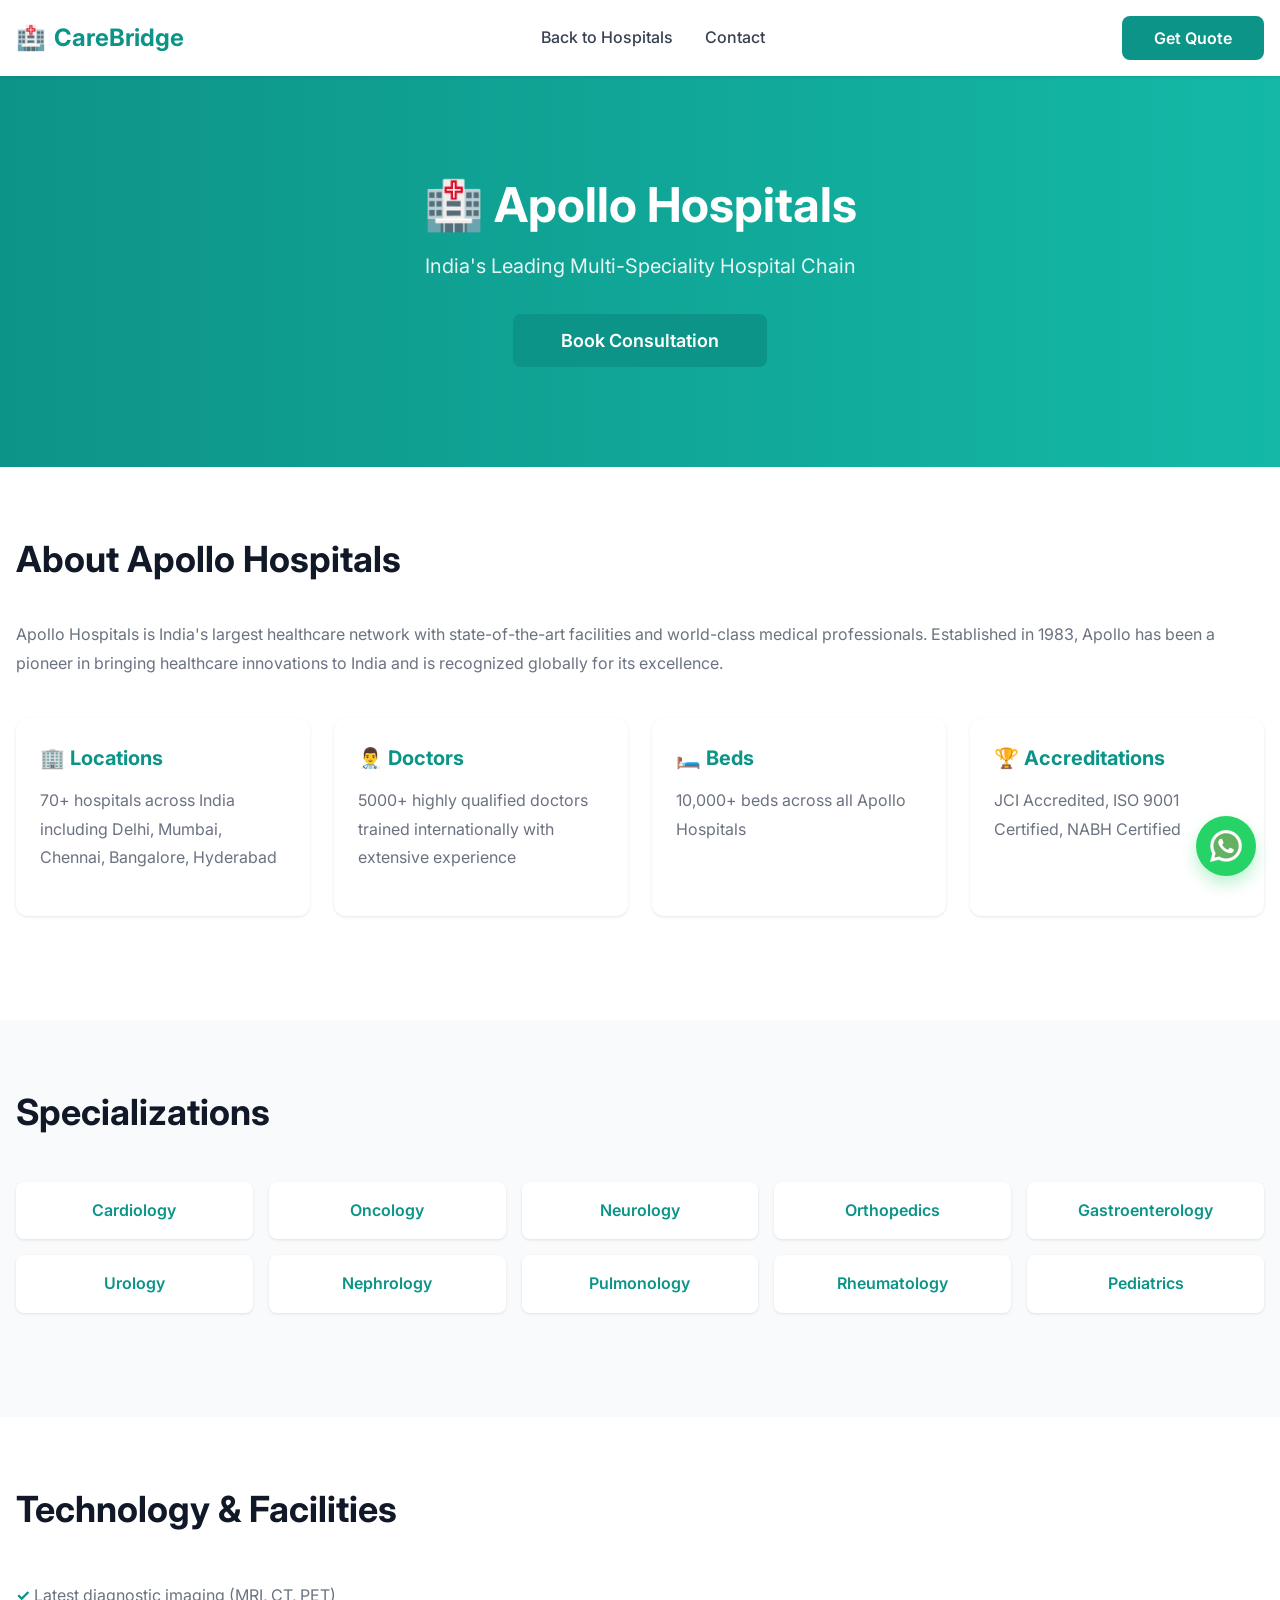
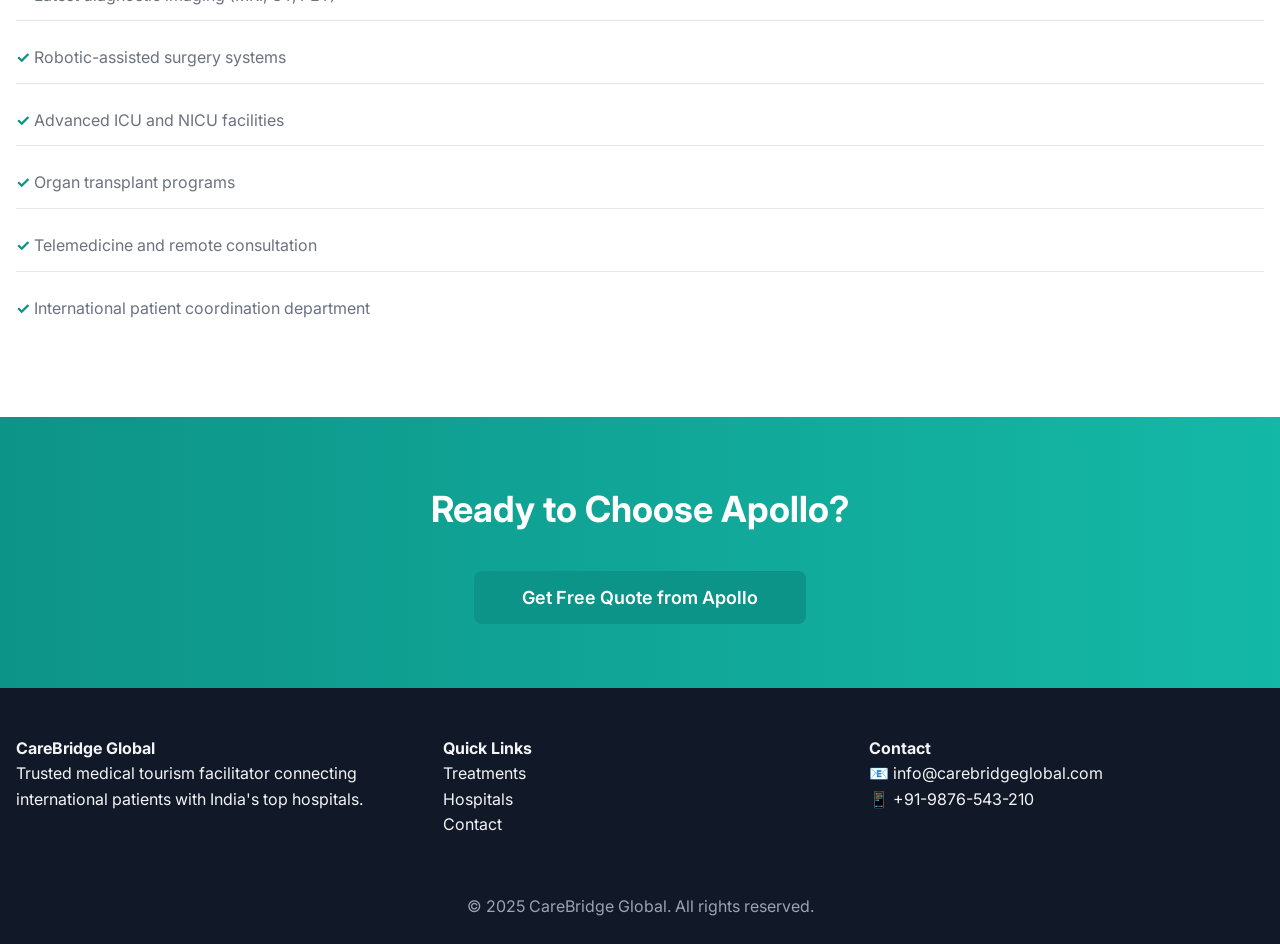
<file: hospitals/apollo.html>
<!DOCTYPE html>
<html lang="en">

<head>
    <meta charset="UTF-8">
    <meta name="viewport" content="width=device-width, initial-scale=1.0">
    <title>Apollo Hospitals - CareBridge Global</title>
    <link rel="stylesheet" href="../css/styles.css">
    <link rel="stylesheet" href="../css/pages.css">
    <link href="https://fonts.googleapis.com/css2?family=Inter:wght@400;500;600;700;800&display=swap" rel="stylesheet">
</head>

<body>
    <nav class="navbar">
        <div class="container">
            <div class="navbar-content">
                <a href="../index.html" class="logo">
                    <span>🏥</span>
                    <span>CareBridge</span>
                </a>
                <div class="nav-menu">
                    <a href="../index.html#hospitals" class="nav-link">Back to Hospitals</a>
                    <a href="../index.html#contact" class="nav-link">Contact</a>
                </div>
                <button class="btn btn-primary"
                    onclick="document.getElementById('quoteModal').classList.add('active')">Get Quote</button>
            </div>
        </div>
    </nav>

    <main>
        <section class="detail-hero">
            <div class="container">
                <h1>🏥 Apollo Hospitals</h1>
                <p>India's Leading Multi-Speciality Hospital Chain</p>
                <div style="margin-top: 20px;">
                    <button class="btn btn-primary btn-lg"
                        onclick="document.getElementById('quoteModal').classList.add('active')">Book
                        Consultation</button>
                </div>
            </div>
        </section>

        <section class="detail-section">
            <div class="container">
                <h2>About Apollo Hospitals</h2>
                <p>Apollo Hospitals is India's largest healthcare network with state-of-the-art facilities and
                    world-class medical professionals. Established in 1983, Apollo has been a pioneer in bringing
                    healthcare innovations to India and is recognized globally for its excellence.</p>

                <div class="hospital-info-grid">
                    <div class="info-card">
                        <h3>🏢 Locations</h3>
                        <p>70+ hospitals across India including Delhi, Mumbai, Chennai, Bangalore, Hyderabad</p>
                    </div>
                    <div class="info-card">
                        <h3>👨‍⚕️ Doctors</h3>
                        <p>5000+ highly qualified doctors trained internationally with extensive experience</p>
                    </div>
                    <div class="info-card">
                        <h3>🛏️ Beds</h3>
                        <p>10,000+ beds across all Apollo Hospitals</p>
                    </div>
                    <div class="info-card">
                        <h3>🏆 Accreditations</h3>
                        <p>JCI Accredited, ISO 9001 Certified, NABH Certified</p>
                    </div>
                </div>
            </div>
        </section>

        <section class="detail-section bg-gray">
            <div class="container">
                <h2>Specializations</h2>
                <div class="specialties-grid">
                    <div class="specialty-card">Cardiology</div>
                    <div class="specialty-card">Oncology</div>
                    <div class="specialty-card">Neurology</div>
                    <div class="specialty-card">Orthopedics</div>
                    <div class="specialty-card">Gastroenterology</div>
                    <div class="specialty-card">Urology</div>
                    <div class="specialty-card">Nephrology</div>
                    <div class="specialty-card">Pulmonology</div>
                    <div class="specialty-card">Rheumatology</div>
                    <div class="specialty-card">Pediatrics</div>
                </div>
            </div>
        </section>

        <section class="detail-section">
            <div class="container">
                <h2>Technology & Facilities</h2>
                <ul style="list-style: none;">
                    <li style="padding: 12px 0; border-bottom: 1px solid #e5e7eb;">✓ Latest diagnostic imaging (MRI, CT,
                        PET)</li>
                    <li style="padding: 12px 0; border-bottom: 1px solid #e5e7eb;">✓ Robotic-assisted surgery systems
                    </li>
                    <li style="padding: 12px 0; border-bottom: 1px solid #e5e7eb;">✓ Advanced ICU and NICU facilities
                    </li>
                    <li style="padding: 12px 0; border-bottom: 1px solid #e5e7eb;">✓ Organ transplant programs</li>
                    <li style="padding: 12px 0; border-bottom: 1px solid #e5e7eb;">✓ Telemedicine and remote
                        consultation</li>
                    <li style="padding: 12px 0;">✓ International patient coordination department</li>
                </ul>
            </div>
        </section>

        <section class="detail-section cta-section">
            <div class="container">
                <h2>Ready to Choose Apollo?</h2>
                <button class="btn btn-primary btn-lg"
                    onclick="document.getElementById('quoteModal').classList.add('active')">Get Free Quote from
                    Apollo</button>
            </div>
        </section>
    </main>

    <footer class="footer">
        <div class="container">
            <div class="footer-content">
                <div>
                    <h4>CareBridge Global</h4>
                    <p>Trusted medical tourism facilitator connecting international patients with India's top hospitals.
                    </p>
                </div>
                <div>
                    <h4>Quick Links</h4>
                    <ul style="list-style: none;">
                        <li><a href="../index.html#treatments">Treatments</a></li>
                        <li><a href="../index.html#hospitals">Hospitals</a></li>
                        <li><a href="../index.html#contact">Contact</a></li>
                    </ul>
                </div>
                <div>
                    <h4>Contact</h4>
                    <p>📧 info@carebridgeglobal.com<br>📱 +91-9876-543-210</p>
                </div>
            </div>
            <div class="footer-bottom">
                <p>&copy; 2025 CareBridge Global. All rights reserved.</p>
            </div>
        </div>
    </footer>

    <!-- Quote Modal -->
    <div class="modal" id="quoteModal">
        <div class="modal-content">
            <button class="modal-close"
                onclick="document.getElementById('quoteModal').classList.remove('active')">&times;</button>
            <h2>Get Free Quote</h2>
            <p>Please contact us to get a detailed quote from Apollo Hospitals.</p>
            <form style="margin-top: 20px;">
                <div class="form-group">
                    <label>Full Name</label>
                    <input type="text" required>
                </div>
                <div class="form-group">
                    <label>Email</label>
                    <input type="email" required>
                </div>
                <div class="form-group">
                    <label>Phone</label>
                    <input type="tel" required>
                </div>
                <button type="submit" class="btn btn-primary w-full" style="width: 100%; margin-top: 20px;">Get
                    Quote</button>
            </form>
        </div>
    </div>

    <!-- WhatsApp Floating Button -->
    <a href="https://wa.me/919876543210?text=Hello%20CareBridge%20Global%2C%20I'm%20interested%20in%20treatment%20at%20Apollo%20Hospitals."
        target="_blank" class="whatsapp-button" title="Chat on WhatsApp">

        <img src="../src/images/whatsapp.png" alt="WhatsApp" style="width:32px; height:32px;">
    </a>


    <script src="../js/utils.js"></script>
    <script src="../js/main.js"></script>
</body>

</html>
</file>
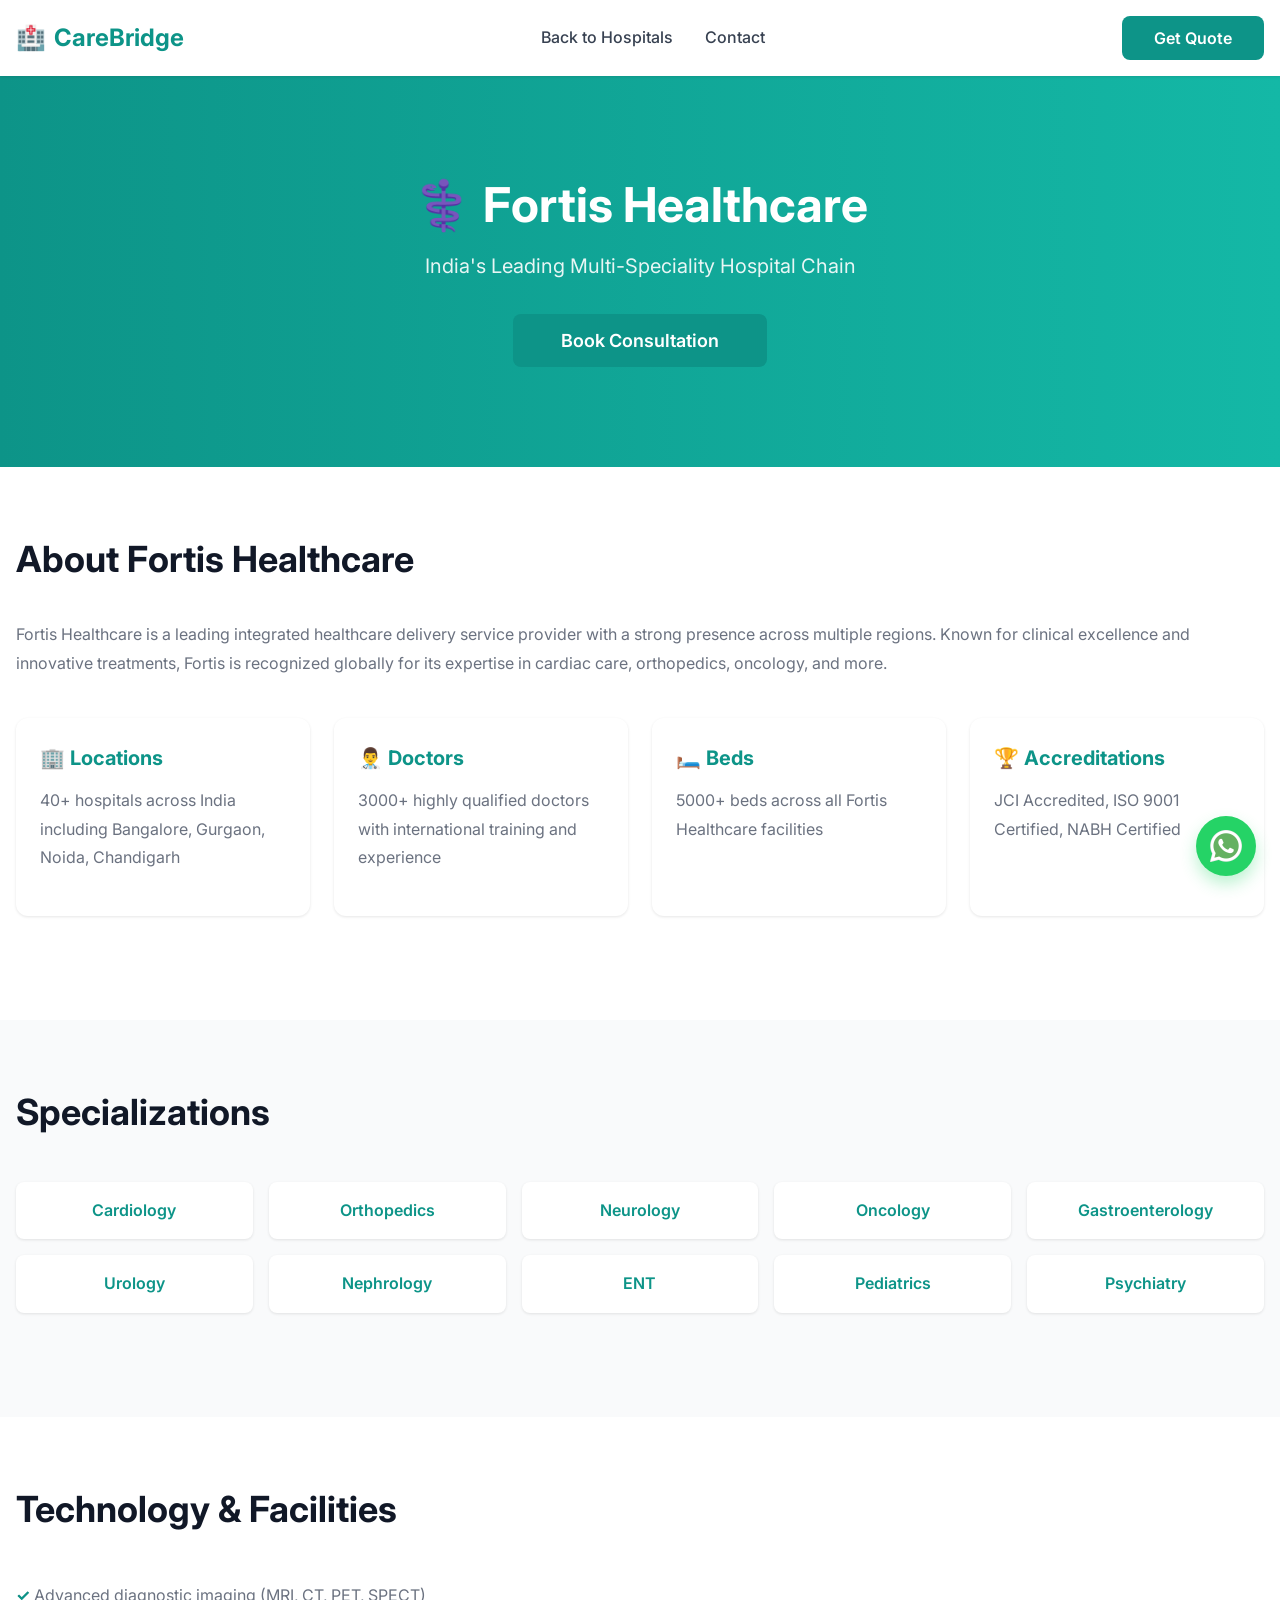
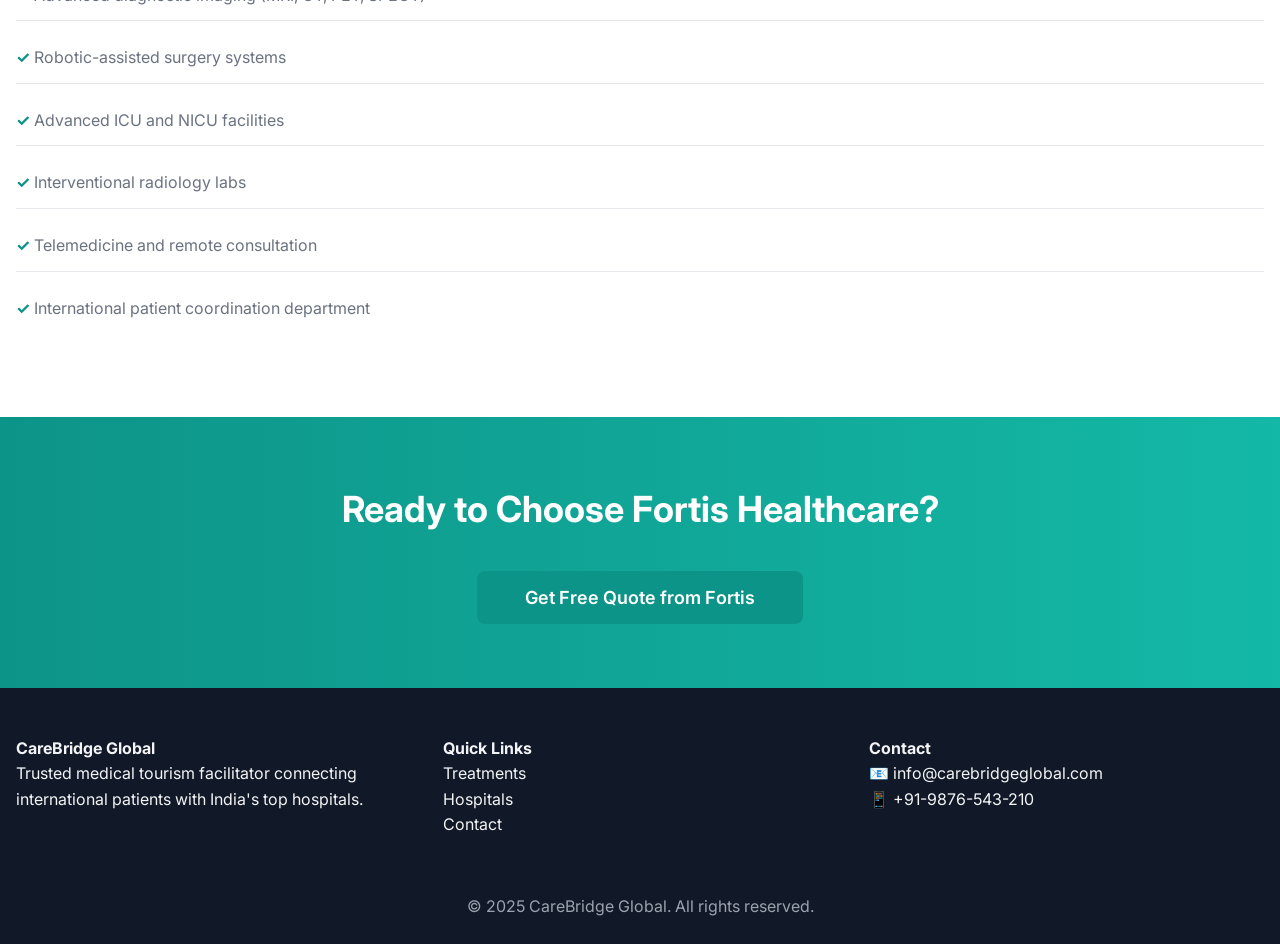
<file: hospitals/fortis.html>
<!DOCTYPE html>
<html lang="en">
<head>
    <meta charset="UTF-8">
    <meta name="viewport" content="width=device-width, initial-scale=1.0">
    <title>Fortis Healthcare - CareBridge Global</title>
    <link rel="stylesheet" href="../css/styles.css">
    <link rel="stylesheet" href="../css/pages.css">
    <link href="https://fonts.googleapis.com/css2?family=Inter:wght@400;500;600;700;800&display=swap" rel="stylesheet">
</head>
<body>
    <nav class="navbar">
        <div class="container">
            <div class="navbar-content">
                <a href="../index.html" class="logo">
                    <span>🏥</span>
                    <span>CareBridge</span>
                </a>
                <div class="nav-menu">
                    <a href="../index.html#hospitals" class="nav-link">Back to Hospitals</a>
                    <a href="../index.html#contact" class="nav-link">Contact</a>
                </div>
                <button class="btn btn-primary" onclick="document.getElementById('quoteModal').classList.add('active')">Get Quote</button>
            </div>
        </div>
    </nav>

    <main>
        <section class="detail-hero">
            <div class="container">
                <h1>⚕️ Fortis Healthcare</h1>
                <p>India's Leading Multi-Speciality Hospital Chain</p>
                <div style="margin-top: 20px;">
                    <button class="btn btn-primary btn-lg" onclick="document.getElementById('quoteModal').classList.add('active')">Book Consultation</button>
                </div>
            </div>
        </section>

        <section class="detail-section">
            <div class="container">
                <h2>About Fortis Healthcare</h2>
                <p>Fortis Healthcare is a leading integrated healthcare delivery service provider with a strong presence across multiple regions. Known for clinical excellence and innovative treatments, Fortis is recognized globally for its expertise in cardiac care, orthopedics, oncology, and more.</p>

                <div class="hospital-info-grid">
                    <div class="info-card">
                        <h3>🏢 Locations</h3>
                        <p>40+ hospitals across India including Bangalore, Gurgaon, Noida, Chandigarh</p>
                    </div>
                    <div class="info-card">
                        <h3>👨‍⚕️ Doctors</h3>
                        <p>3000+ highly qualified doctors with international training and experience</p>
                    </div>
                    <div class="info-card">
                        <h3>🛏️ Beds</h3>
                        <p>5000+ beds across all Fortis Healthcare facilities</p>
                    </div>
                    <div class="info-card">
                        <h3>🏆 Accreditations</h3>
                        <p>JCI Accredited, ISO 9001 Certified, NABH Certified</p>
                    </div>
                </div>
            </div>
        </section>

        <section class="detail-section bg-gray">
            <div class="container">
                <h2>Specializations</h2>
                <div class="specialties-grid">
                    <div class="specialty-card">Cardiology</div>
                    <div class="specialty-card">Orthopedics</div>
                    <div class="specialty-card">Neurology</div>
                    <div class="specialty-card">Oncology</div>
                    <div class="specialty-card">Gastroenterology</div>
                    <div class="specialty-card">Urology</div>
                    <div class="specialty-card">Nephrology</div>
                    <div class="specialty-card">ENT</div>
                    <div class="specialty-card">Pediatrics</div>
                    <div class="specialty-card">Psychiatry</div>
                </div>
            </div>
        </section>

        <section class="detail-section">
            <div class="container">
                <h2>Technology & Facilities</h2>
                <ul style="list-style: none;">
                    <li style="padding: 12px 0; border-bottom: 1px solid #e5e7eb;">✓ Advanced diagnostic imaging (MRI, CT, PET, SPECT)</li>
                    <li style="padding: 12px 0; border-bottom: 1px solid #e5e7eb;">✓ Robotic-assisted surgery systems</li>
                    <li style="padding: 12px 0; border-bottom: 1px solid #e5e7eb;">✓ Advanced ICU and NICU facilities</li>
                    <li style="padding: 12px 0; border-bottom: 1px solid #e5e7eb;">✓ Interventional radiology labs</li>
                    <li style="padding: 12px 0; border-bottom: 1px solid #e5e7eb;">✓ Telemedicine and remote consultation</li>
                    <li style="padding: 12px 0;">✓ International patient coordination department</li>
                </ul>
            </div>
        </section>

        <section class="detail-section cta-section">
            <div class="container">
                <h2>Ready to Choose Fortis Healthcare?</h2>
                <button class="btn btn-primary btn-lg" onclick="document.getElementById('quoteModal').classList.add('active')">Get Free Quote from Fortis</button>
            </div>
        </section>
    </main>

    <footer class="footer">
        <div class="container">
            <div class="footer-content">
                <div>
                    <h4>CareBridge Global</h4>
                    <p>Trusted medical tourism facilitator connecting international patients with India's top hospitals.</p>
                </div>
                <div>
                    <h4>Quick Links</h4>
                    <ul style="list-style: none;">
                        <li><a href="../index.html#treatments">Treatments</a></li>
                        <li><a href="../index.html#hospitals">Hospitals</a></li>
                        <li><a href="../index.html#contact">Contact</a></li>
                    </ul>
                </div>
                <div>
                    <h4>Contact</h4>
                    <p>📧 info@carebridgeglobal.com<br>📱 +91-9876-543-210</p>
                </div>
            </div>
            <div class="footer-bottom">
                <p>&copy; 2025 CareBridge Global. All rights reserved.</p>
            </div>
        </div>
    </footer>

    <!-- Quote Modal -->
    <div class="modal" id="quoteModal">
        <div class="modal-content">
            <button class="modal-close" onclick="document.getElementById('quoteModal').classList.remove('active')">&times;</button>
            <h2>Get Free Quote</h2>
            <p>Please contact us to get a detailed quote from Fortis Healthcare.</p>
            <form style="margin-top: 20px;">
                <div class="form-group">
                    <label>Full Name</label>
                    <input type="text" required>
                </div>
                <div class="form-group">
                    <label>Email</label>
                    <input type="email" required>
                </div>
                <div class="form-group">
                    <label>Phone</label>
                    <input type="tel" required>
                </div>
                <button type="submit" class="btn btn-primary w-full" style="width: 100%; margin-top: 20px;">Get Quote</button>
            </form>
        </div>
    </div>

    <!-- WhatsApp Floating Button -->
    <a href="https://wa.me/919876543210?text=Hello%20CareBridge%20Global%2C%20I'm%20interested%20in%20treatment%20at%20Apollo%20Hospitals."
        target="_blank" class="whatsapp-button" title="Chat on WhatsApp">

        <img src="../src/images/whatsapp.png" alt="WhatsApp" style="width:32px; height:32px;">
    </a>

    <script src="../js/utils.js"></script>
    <script src="../js/main.js"></script>
</body>
</html>
</file>
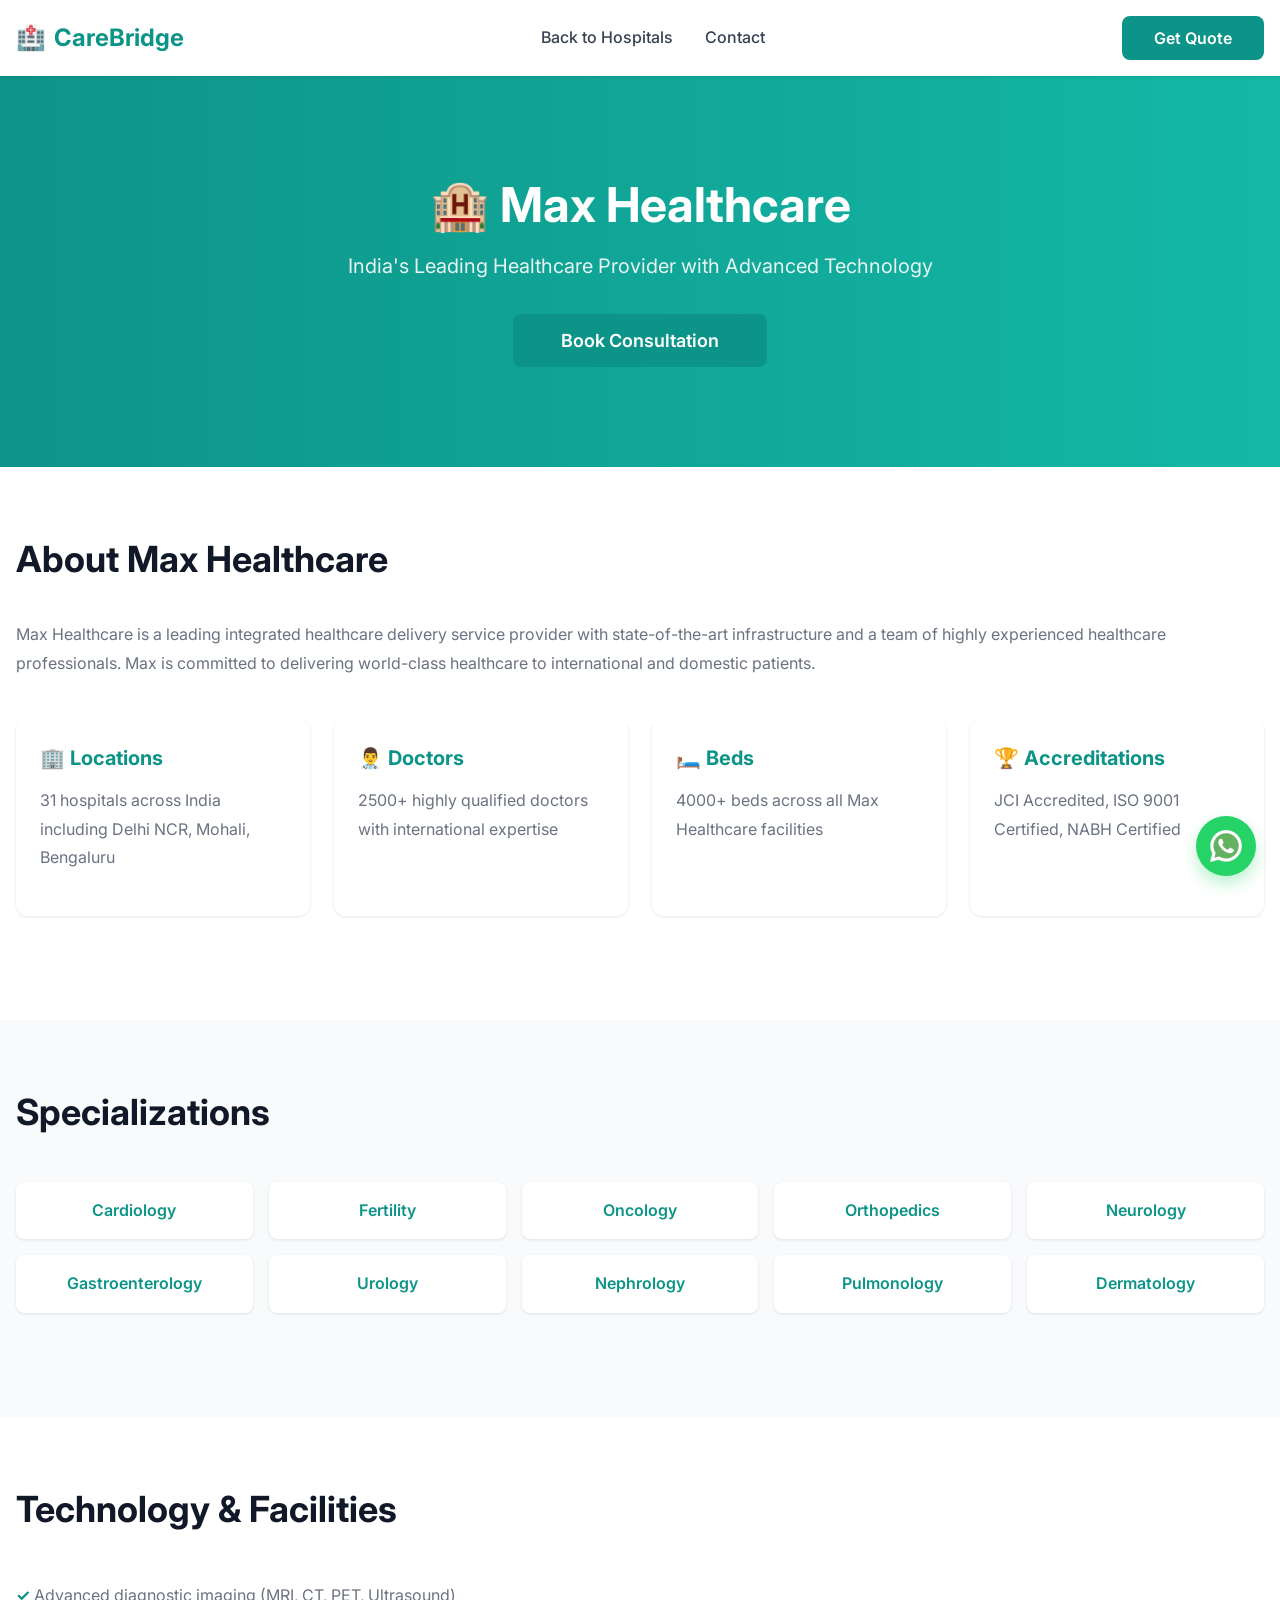
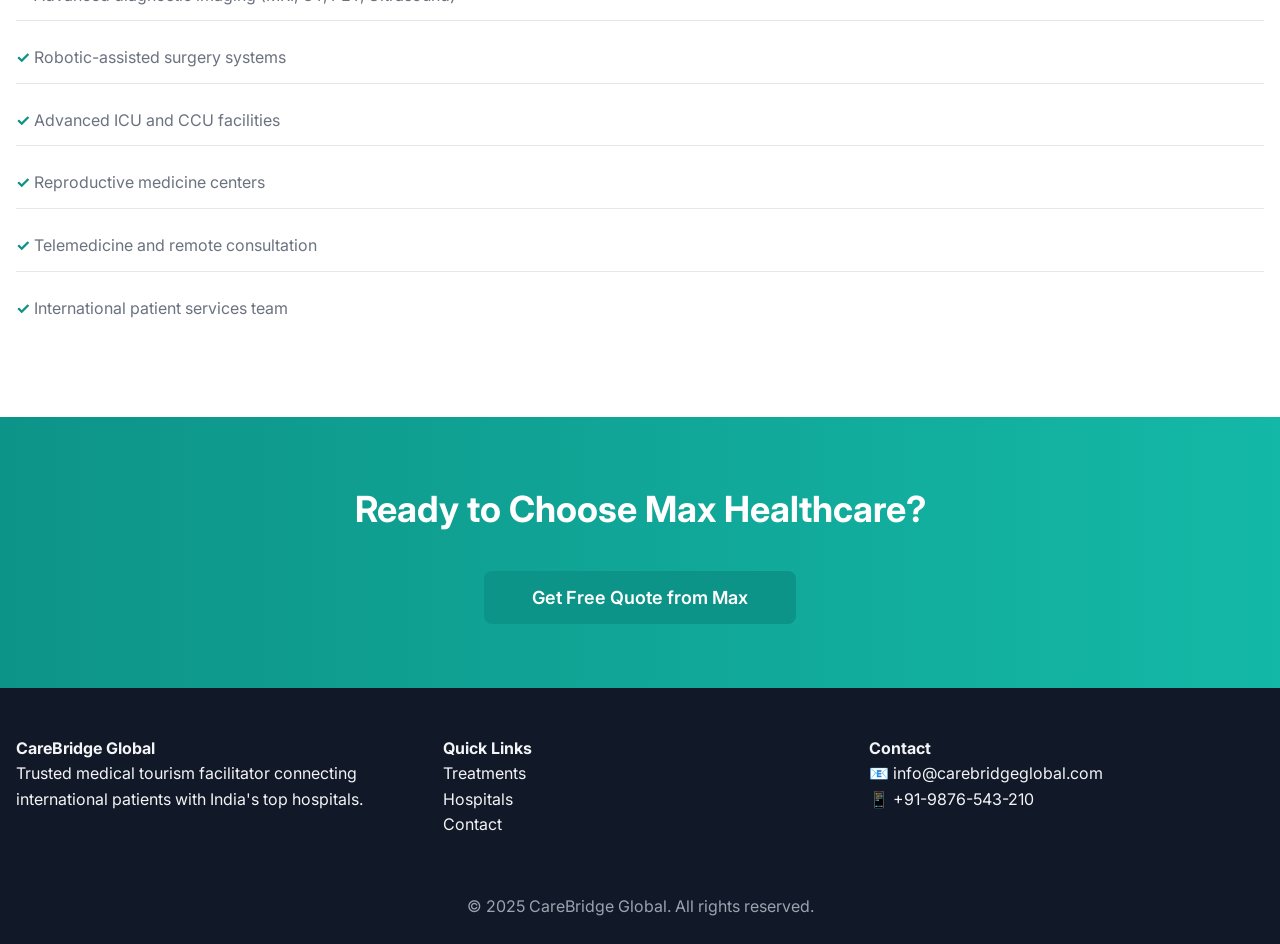
<file: hospitals/max.html>
<!DOCTYPE html>
<html lang="en">
<head>
    <meta charset="UTF-8">
    <meta name="viewport" content="width=device-width, initial-scale=1.0">
    <title>Max Healthcare - CareBridge Global</title>
    <link rel="stylesheet" href="../css/styles.css">
    <link rel="stylesheet" href="../css/pages.css">
    <link href="https://fonts.googleapis.com/css2?family=Inter:wght@400;500;600;700;800&display=swap" rel="stylesheet">
</head>
<body>
    <nav class="navbar">
        <div class="container">
            <div class="navbar-content">
                <a href="../index.html" class="logo">
                    <span>🏥</span>
                    <span>CareBridge</span>
                </a>
                <div class="nav-menu">
                    <a href="../index.html#hospitals" class="nav-link">Back to Hospitals</a>
                    <a href="../index.html#contact" class="nav-link">Contact</a>
                </div>
                <button class="btn btn-primary" onclick="document.getElementById('quoteModal').classList.add('active')">Get Quote</button>
            </div>
        </div>
    </nav>

    <main>
        <section class="detail-hero">
            <div class="container">
                <h1>🏨 Max Healthcare</h1>
                <p>India's Leading Healthcare Provider with Advanced Technology</p>
                <div style="margin-top: 20px;">
                    <button class="btn btn-primary btn-lg" onclick="document.getElementById('quoteModal').classList.add('active')">Book Consultation</button>
                </div>
            </div>
        </section>

        <section class="detail-section">
            <div class="container">
                <h2>About Max Healthcare</h2>
                <p>Max Healthcare is a leading integrated healthcare delivery service provider with state-of-the-art infrastructure and a team of highly experienced healthcare professionals. Max is committed to delivering world-class healthcare to international and domestic patients.</p>

                <div class="hospital-info-grid">
                    <div class="info-card">
                        <h3>🏢 Locations</h3>
                        <p>31 hospitals across India including Delhi NCR, Mohali, Bengaluru</p>
                    </div>
                    <div class="info-card">
                        <h3>👨‍⚕️ Doctors</h3>
                        <p>2500+ highly qualified doctors with international expertise</p>
                    </div>
                    <div class="info-card">
                        <h3>🛏️ Beds</h3>
                        <p>4000+ beds across all Max Healthcare facilities</p>
                    </div>
                    <div class="info-card">
                        <h3>🏆 Accreditations</h3>
                        <p>JCI Accredited, ISO 9001 Certified, NABH Certified</p>
                    </div>
                </div>
            </div>
        </section>

        <section class="detail-section bg-gray">
            <div class="container">
                <h2>Specializations</h2>
                <div class="specialties-grid">
                    <div class="specialty-card">Cardiology</div>
                    <div class="specialty-card">Fertility</div>
                    <div class="specialty-card">Oncology</div>
                    <div class="specialty-card">Orthopedics</div>
                    <div class="specialty-card">Neurology</div>
                    <div class="specialty-card">Gastroenterology</div>
                    <div class="specialty-card">Urology</div>
                    <div class="specialty-card">Nephrology</div>
                    <div class="specialty-card">Pulmonology</div>
                    <div class="specialty-card">Dermatology</div>
                </div>
            </div>
        </section>

        <section class="detail-section">
            <div class="container">
                <h2>Technology & Facilities</h2>
                <ul style="list-style: none;">
                    <li style="padding: 12px 0; border-bottom: 1px solid #e5e7eb;">✓ Advanced diagnostic imaging (MRI, CT, PET, Ultrasound)</li>
                    <li style="padding: 12px 0; border-bottom: 1px solid #e5e7eb;">✓ Robotic-assisted surgery systems</li>
                    <li style="padding: 12px 0; border-bottom: 1px solid #e5e7eb;">✓ Advanced ICU and CCU facilities</li>
                    <li style="padding: 12px 0; border-bottom: 1px solid #e5e7eb;">✓ Reproductive medicine centers</li>
                    <li style="padding: 12px 0; border-bottom: 1px solid #e5e7eb;">✓ Telemedicine and remote consultation</li>
                    <li style="padding: 12px 0;">✓ International patient services team</li>
                </ul>
            </div>
        </section>

        <section class="detail-section cta-section">
            <div class="container">
                <h2>Ready to Choose Max Healthcare?</h2>
                <button class="btn btn-primary btn-lg" onclick="document.getElementById('quoteModal').classList.add('active')">Get Free Quote from Max</button>
            </div>
        </section>
    </main>

    <footer class="footer">
        <div class="container">
            <div class="footer-content">
                <div>
                    <h4>CareBridge Global</h4>
                    <p>Trusted medical tourism facilitator connecting international patients with India's top hospitals.</p>
                </div>
                <div>
                    <h4>Quick Links</h4>
                    <ul style="list-style: none;">
                        <li><a href="../index.html#treatments">Treatments</a></li>
                        <li><a href="../index.html#hospitals">Hospitals</a></li>
                        <li><a href="../index.html#contact">Contact</a></li>
                    </ul>
                </div>
                <div>
                    <h4>Contact</h4>
                    <p>📧 info@carebridgeglobal.com<br>📱 +91-9876-543-210</p>
                </div>
            </div>
            <div class="footer-bottom">
                <p>&copy; 2025 CareBridge Global. All rights reserved.</p>
            </div>
        </div>
    </footer>

    <!-- Quote Modal -->
    <div class="modal" id="quoteModal">
        <div class="modal-content">
            <button class="modal-close" onclick="document.getElementById('quoteModal').classList.remove('active')">&times;</button>
            <h2>Get Free Quote</h2>
            <p>Please contact us to get a detailed quote from Max Healthcare.</p>
            <form style="margin-top: 20px;">
                <div class="form-group">
                    <label>Full Name</label>
                    <input type="text" required>
                </div>
                <div class="form-group">
                    <label>Email</label>
                    <input type="email" required>
                </div>
                <div class="form-group">
                    <label>Phone</label>
                    <input type="tel" required>
                </div>
                <button type="submit" class="btn btn-primary w-full" style="width: 100%; margin-top: 20px;">Get Quote</button>
            </form>
        </div>
    </div>

     <!-- WhatsApp Floating Button -->
    <a href="https://wa.me/919876543210?text=Hello%20CareBridge%20Global%2C%20I'm%20interested%20in%20treatment%20at%20Apollo%20Hospitals."
        target="_blank" class="whatsapp-button" title="Chat on WhatsApp">

        <img src="../src/images/whatsapp.png" alt="WhatsApp" style="width:32px; height:32px;">
    </a>

    <script src="../js/utils.js"></script>
    <script src="../js/main.js"></script>
</body>
</html>
</file>
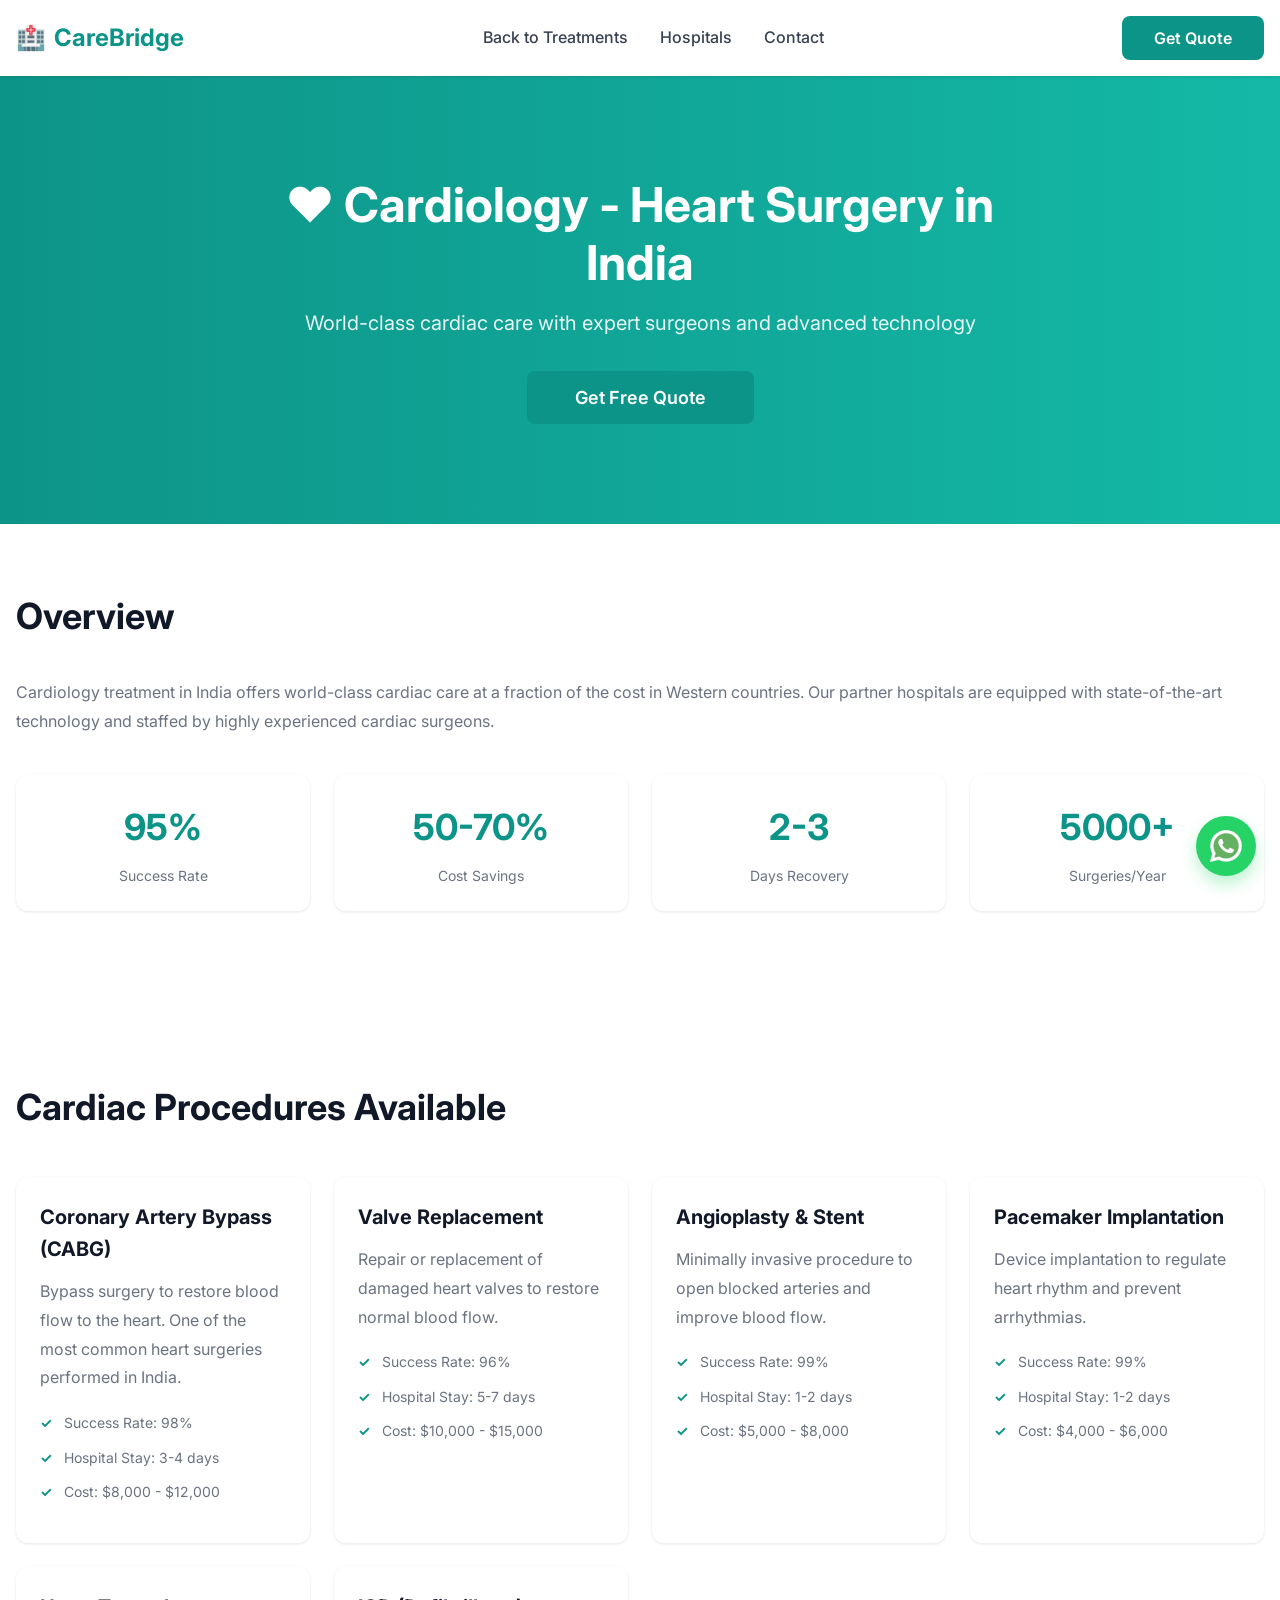
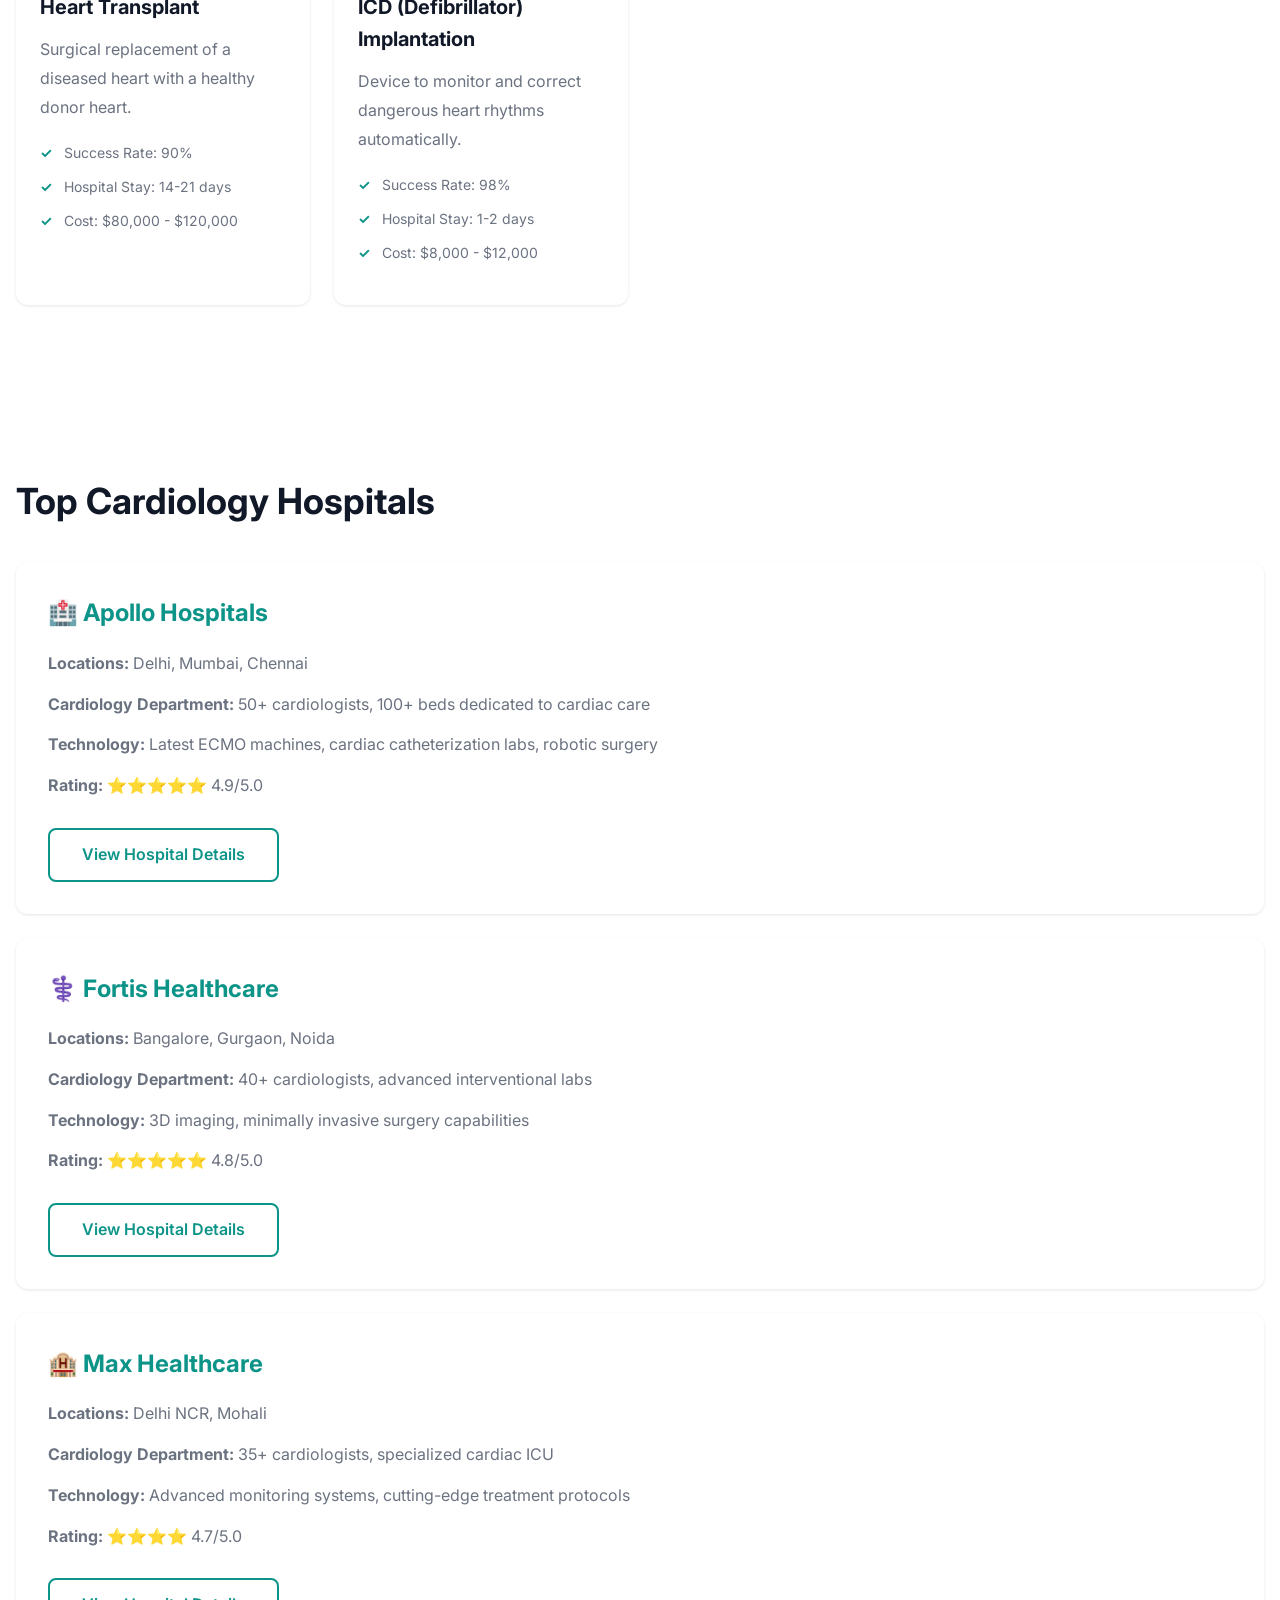
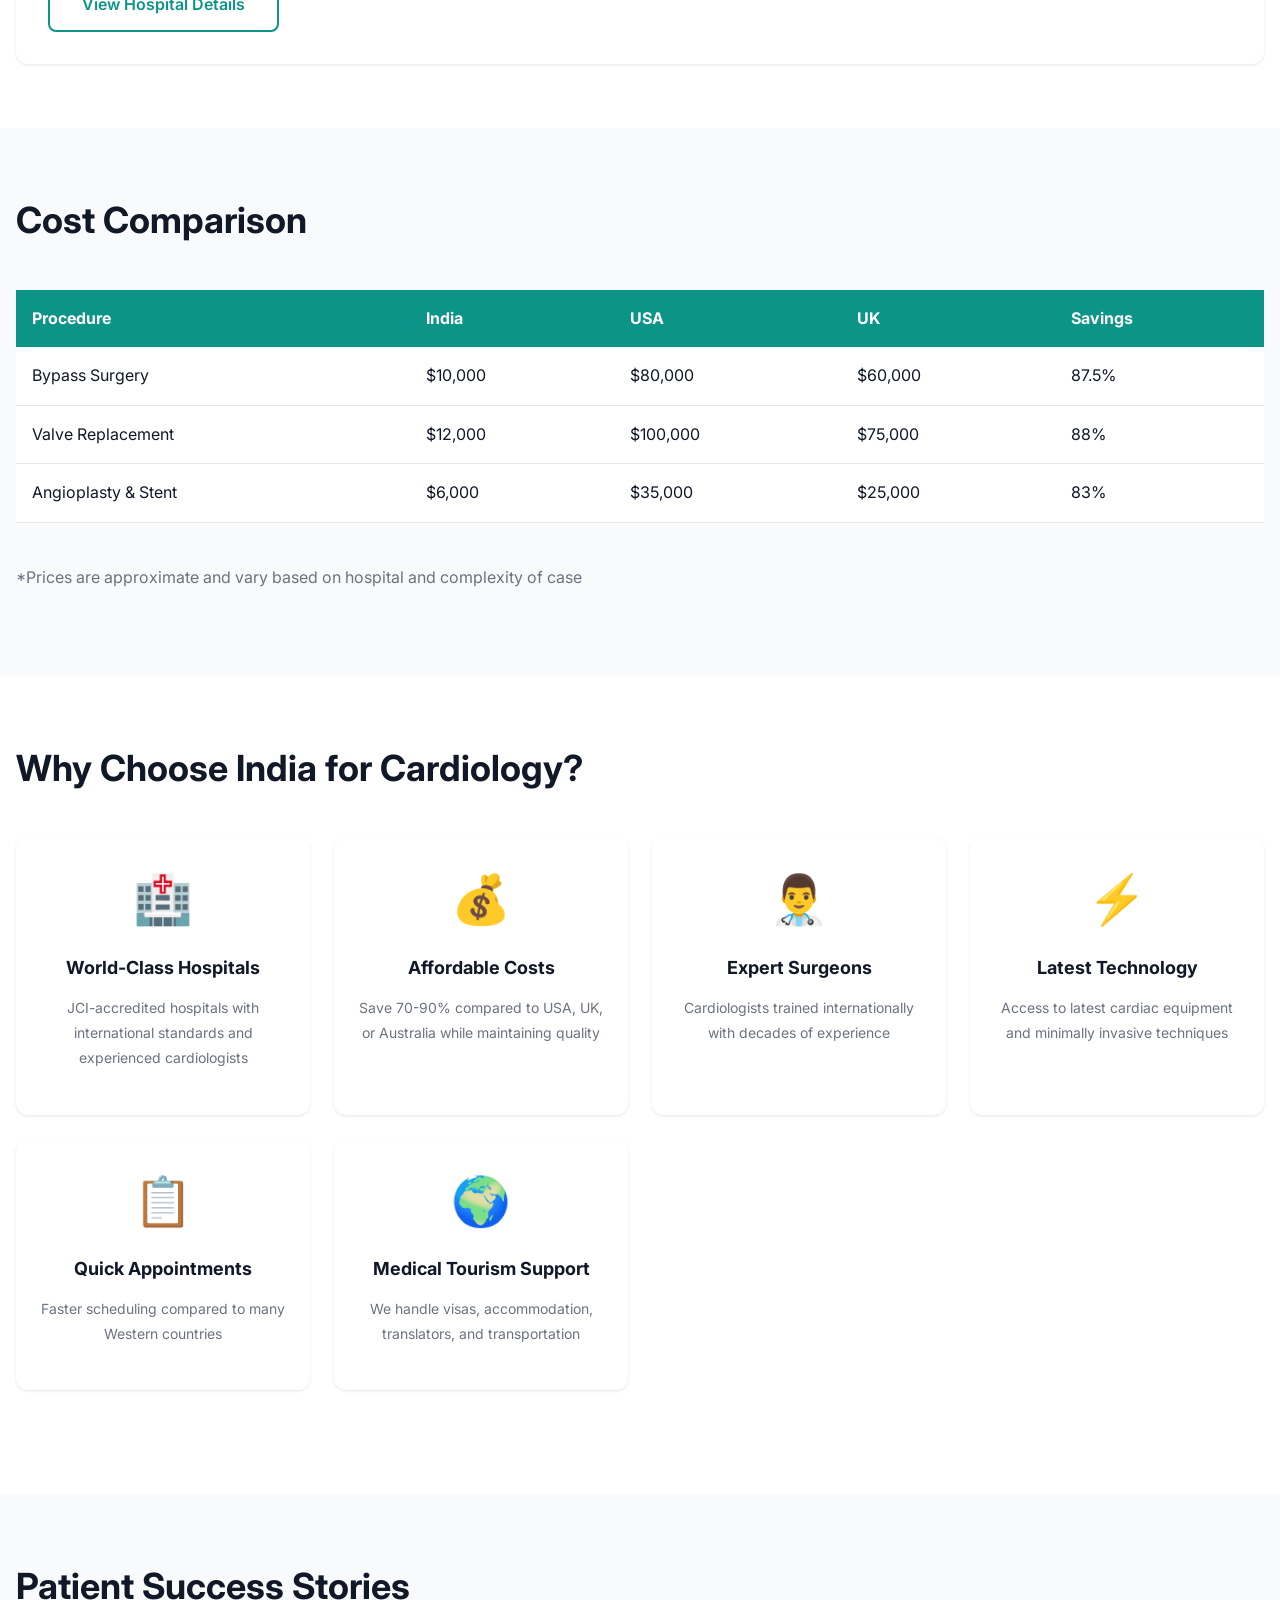
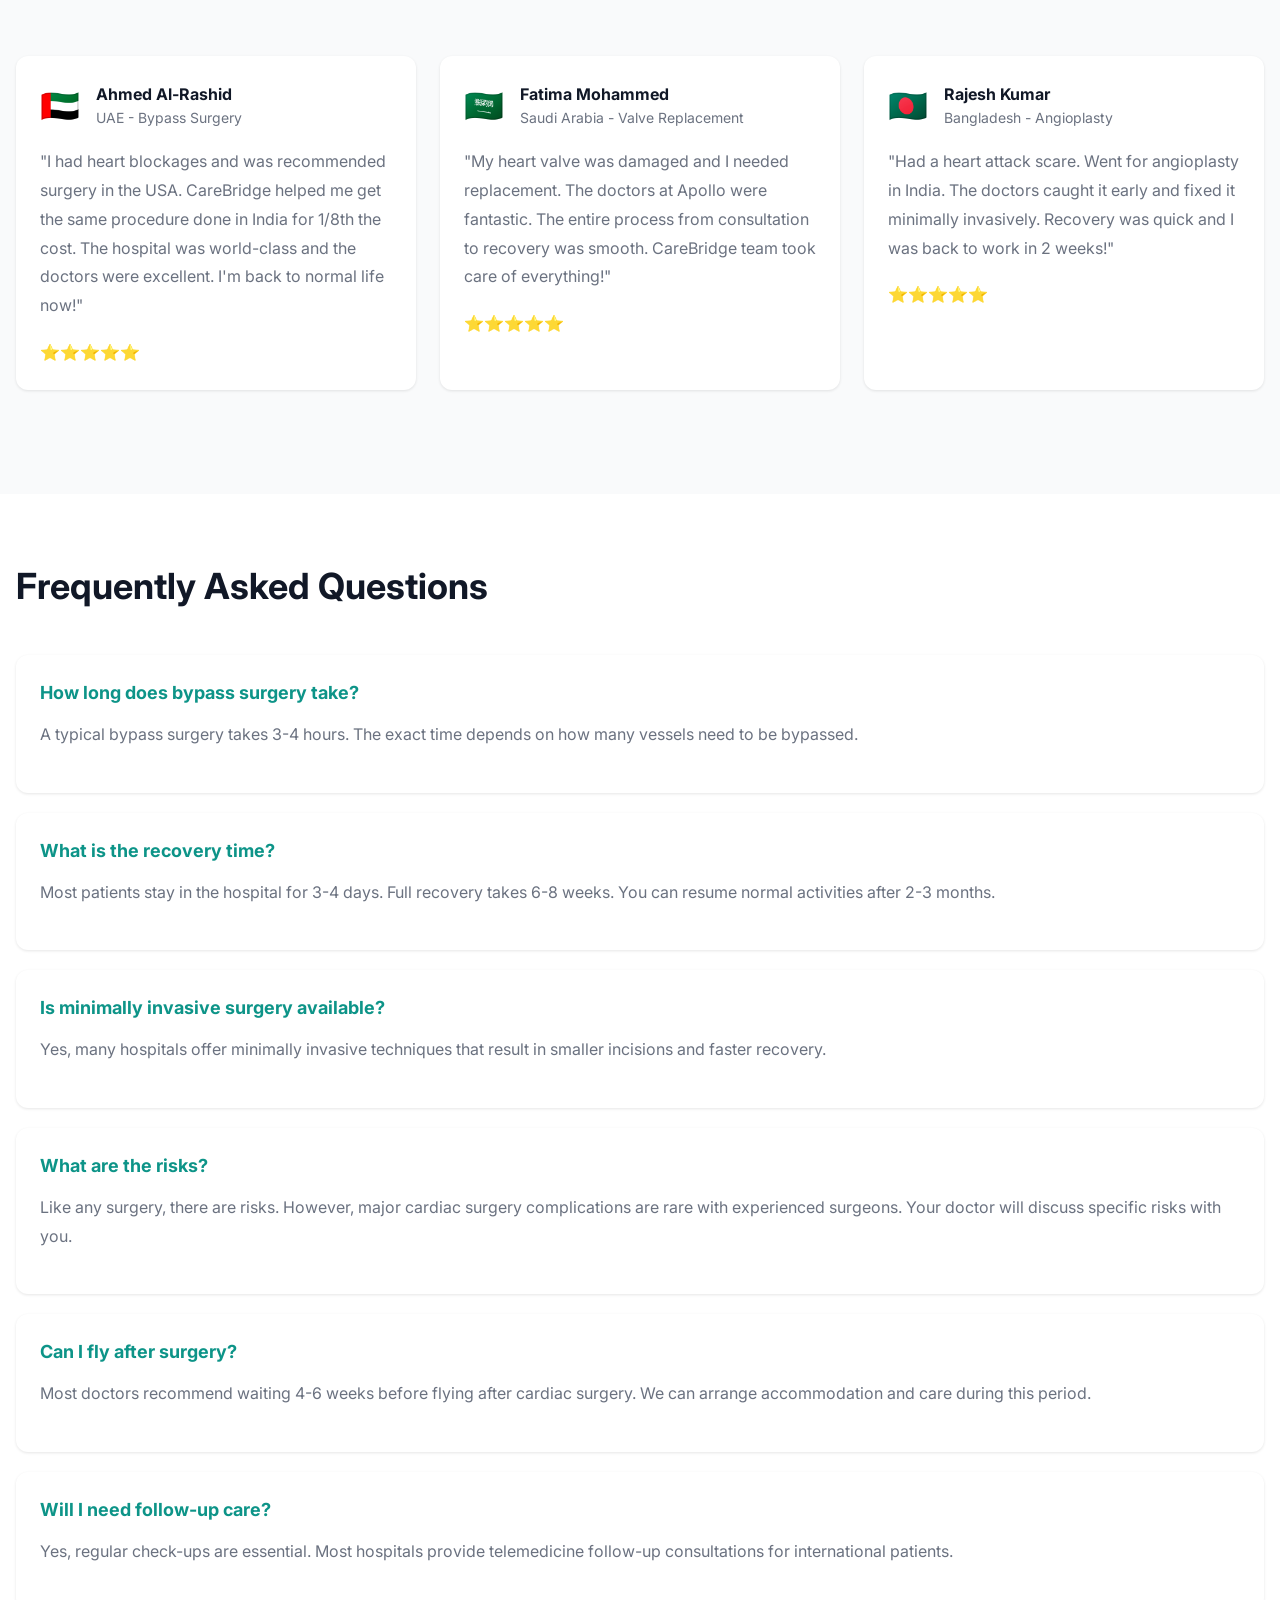
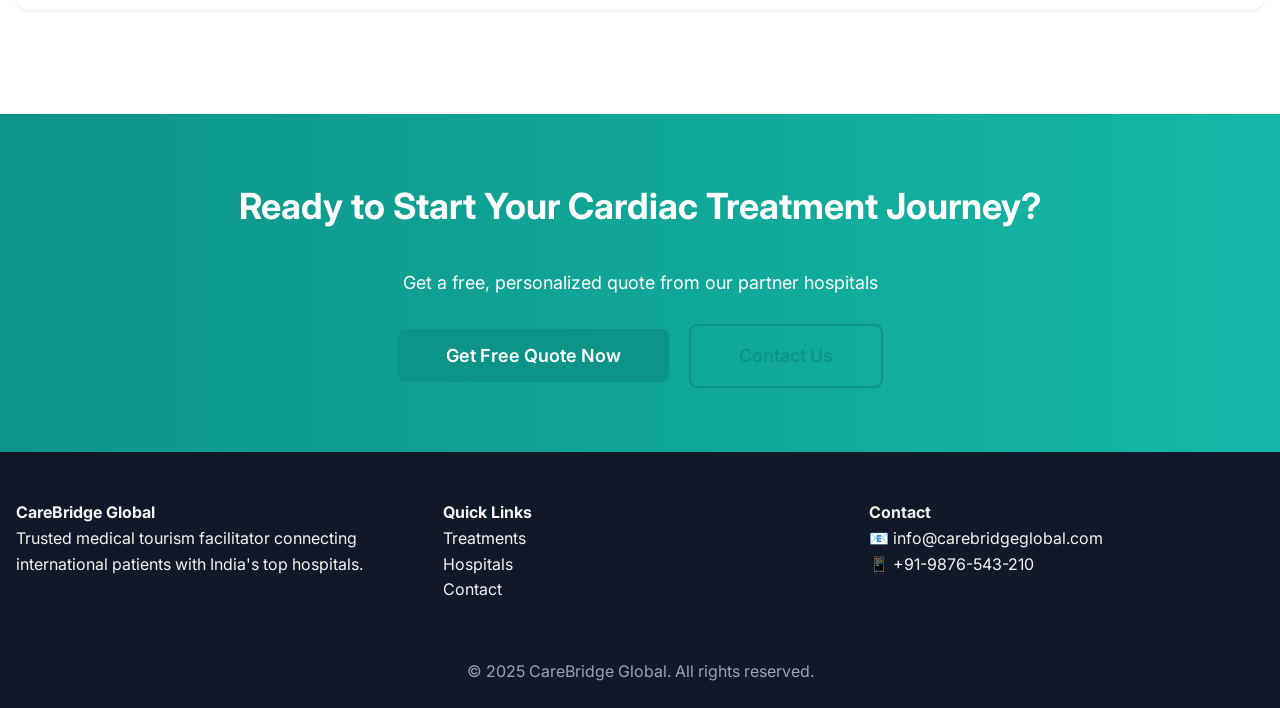
<file: treatments/cardiology.html>
<!DOCTYPE html>
<html lang="en">
<head>
    <meta charset="UTF-8">
    <meta name="viewport" content="width=device-width, initial-scale=1.0">
    <title>Cardiology Treatment - CareBridge Global</title>
    <link rel="stylesheet" href="../css/styles.css">
    <link rel="stylesheet" href="../css/pages.css">
    <link href="https://fonts.googleapis.com/css2?family=Inter:wght@400;500;600;700;800&display=swap" rel="stylesheet">
</head>
<body>
    <!-- Navigation -->
    <nav class="navbar">
        <div class="container">
            <div class="navbar-content">
                <a href="../index.html" class="logo">
                    <span>🏥</span>
                    <span>CareBridge</span>
                </a>
                <div class="nav-menu">
                    <a href="../index.html#treatments" class="nav-link">Back to Treatments</a>
                    <a href="../index.html#hospitals" class="nav-link">Hospitals</a>
                    <a href="../index.html#contact" class="nav-link">Contact</a>
                </div>
                <button class="btn btn-primary" onclick="document.getElementById('quoteModal').classList.add('active')">Get Quote</button>
            </div>
        </div>
    </nav>

    <!-- Main Content -->
    <main>
        <!-- Hero -->
        <section class="detail-hero">
            <div class="container">
                <div class="hero-content">
                    <h1>❤️ Cardiology - Heart Surgery in India</h1>
                    <p>World-class cardiac care with expert surgeons and advanced technology</p>
                    <button class="btn btn-primary btn-lg" onclick="document.getElementById('quoteModal').classList.add('active')">
                        Get Free Quote
                    </button>
                </div>
            </div>
        </section>

        <!-- Overview -->
        <section class="detail-section">
            <div class="container">
                <h2>Overview</h2>
                <p>Cardiology treatment in India offers world-class cardiac care at a fraction of the cost in Western countries. Our partner hospitals are equipped with state-of-the-art technology and staffed by highly experienced cardiac surgeons.</p>
                
                <div class="stats-grid">
                    <div class="stat-card">
                        <div class="stat-value">95%</div>
                        <div class="stat-label">Success Rate</div>
                    </div>
                    <div class="stat-card">
                        <div class="stat-value">50-70%</div>
                        <div class="stat-label">Cost Savings</div>
                    </div>
                    <div class="stat-card">
                        <div class="stat-value">2-3</div>
                        <div class="stat-label">Days Recovery</div>
                    </div>
                    <div class="stat-card">
                        <div class="stat-value">5000+</div>
                        <div class="stat-label">Surgeries/Year</div>
                    </div>
                </div>
            </div>
        </section>

        <!-- Procedures -->
        <section class="detail-section">
            <div class="container">
                <h2>Cardiac Procedures Available</h2>
                <div class="procedures-grid">
                    <div class="procedure-card">
                        <h3>Coronary Artery Bypass (CABG)</h3>
                        <p>Bypass surgery to restore blood flow to the heart. One of the most common heart surgeries performed in India.</p>
                        <ul>
                            <li>Success Rate: 98%</li>
                            <li>Hospital Stay: 3-4 days</li>
                            <li>Cost: $8,000 - $12,000</li>
                        </ul>
                    </div>

                    <div class="procedure-card">
                        <h3>Valve Replacement</h3>
                        <p>Repair or replacement of damaged heart valves to restore normal blood flow.</p>
                        <ul>
                            <li>Success Rate: 96%</li>
                            <li>Hospital Stay: 5-7 days</li>
                            <li>Cost: $10,000 - $15,000</li>
                        </ul>
                    </div>

                    <div class="procedure-card">
                        <h3>Angioplasty & Stent</h3>
                        <p>Minimally invasive procedure to open blocked arteries and improve blood flow.</p>
                        <ul>
                            <li>Success Rate: 99%</li>
                            <li>Hospital Stay: 1-2 days</li>
                            <li>Cost: $5,000 - $8,000</li>
                        </ul>
                    </div>

                    <div class="procedure-card">
                        <h3>Pacemaker Implantation</h3>
                        <p>Device implantation to regulate heart rhythm and prevent arrhythmias.</p>
                        <ul>
                            <li>Success Rate: 99%</li>
                            <li>Hospital Stay: 1-2 days</li>
                            <li>Cost: $4,000 - $6,000</li>
                        </ul>
                    </div>

                    <div class="procedure-card">
                        <h3>Heart Transplant</h3>
                        <p>Surgical replacement of a diseased heart with a healthy donor heart.</p>
                        <ul>
                            <li>Success Rate: 90%</li>
                            <li>Hospital Stay: 14-21 days</li>
                            <li>Cost: $80,000 - $120,000</li>
                        </ul>
                    </div>

                    <div class="procedure-card">
                        <h3>ICD (Defibrillator) Implantation</h3>
                        <p>Device to monitor and correct dangerous heart rhythms automatically.</p>
                        <ul>
                            <li>Success Rate: 98%</li>
                            <li>Hospital Stay: 1-2 days</li>
                            <li>Cost: $8,000 - $12,000</li>
                        </ul>
                    </div>
                </div>
            </div>
        </section>

        <!-- Top Hospitals -->
        <section class="detail-section">
            <div class="container">
                <h2>Top Cardiology Hospitals</h2>
                <div class="hospitals-list-detail">
                    <div class="hospital-detail-card">
                        <h3>🏥 Apollo Hospitals</h3>
                        <p><strong>Locations:</strong> Delhi, Mumbai, Chennai</p>
                        <p><strong>Cardiology Department:</strong> 50+ cardiologists, 100+ beds dedicated to cardiac care</p>
                        <p><strong>Technology:</strong> Latest ECMO machines, cardiac catheterization labs, robotic surgery</p>
                        <p><strong>Rating:</strong> ⭐⭐⭐⭐⭐ 4.9/5.0</p>
                        <a href="../hospitals/apollo.html" class="btn btn-secondary">View Hospital Details</a>
                    </div>

                    <div class="hospital-detail-card">
                        <h3>⚕️ Fortis Healthcare</h3>
                        <p><strong>Locations:</strong> Bangalore, Gurgaon, Noida</p>
                        <p><strong>Cardiology Department:</strong> 40+ cardiologists, advanced interventional labs</p>
                        <p><strong>Technology:</strong> 3D imaging, minimally invasive surgery capabilities</p>
                        <p><strong>Rating:</strong> ⭐⭐⭐⭐⭐ 4.8/5.0</p>
                        <a href="../hospitals/fortis.html" class="btn btn-secondary">View Hospital Details</a>
                    </div>

                    <div class="hospital-detail-card">
                        <h3>🏨 Max Healthcare</h3>
                        <p><strong>Locations:</strong> Delhi NCR, Mohali</p>
                        <p><strong>Cardiology Department:</strong> 35+ cardiologists, specialized cardiac ICU</p>
                        <p><strong>Technology:</strong> Advanced monitoring systems, cutting-edge treatment protocols</p>
                        <p><strong>Rating:</strong> ⭐⭐⭐⭐ 4.7/5.0</p>
                        <a href="../hospitals/max.html" class="btn btn-secondary">View Hospital Details</a>
                    </div>
                </div>
            </div>
        </section>

        <!-- Cost Comparison -->
        <section class="detail-section bg-gray">
            <div class="container">
                <h2>Cost Comparison</h2>
                <div class="comparison-table">
                    <table>
                        <tr>
                            <th>Procedure</th>
                            <th>India</th>
                            <th>USA</th>
                            <th>UK</th>
                            <th>Savings</th>
                        </tr>
                        <tr>
                            <td>Bypass Surgery</td>
                            <td>$10,000</td>
                            <td>$80,000</td>
                            <td>$60,000</td>
                            <td>87.5%</td>
                        </tr>
                        <tr>
                            <td>Valve Replacement</td>
                            <td>$12,000</td>
                            <td>$100,000</td>
                            <td>$75,000</td>
                            <td>88%</td>
                        </tr>
                        <tr>
                            <td>Angioplasty & Stent</td>
                            <td>$6,000</td>
                            <td>$35,000</td>
                            <td>$25,000</td>
                            <td>83%</td>
                        </tr>
                    </table>
                </div>
                <p style="margin-top: 20px; color: #6b7280;">*Prices are approximate and vary based on hospital and complexity of case</p>
            </div>
        </section>

        <!-- Why Choose India -->
        <section class="detail-section">
            <div class="container">
                <h2>Why Choose India for Cardiology?</h2>
                <div class="benefits-grid">
                    <div class="benefit-card">
                        <div class="benefit-icon">🏥</div>
                        <h3>World-Class Hospitals</h3>
                        <p>JCI-accredited hospitals with international standards and experienced cardiologists</p>
                    </div>
                    <div class="benefit-card">
                        <div class="benefit-icon">💰</div>
                        <h3>Affordable Costs</h3>
                        <p>Save 70-90% compared to USA, UK, or Australia while maintaining quality</p>
                    </div>
                    <div class="benefit-card">
                        <div class="benefit-icon">👨‍⚕️</div>
                        <h3>Expert Surgeons</h3>
                        <p>Cardiologists trained internationally with decades of experience</p>
                    </div>
                    <div class="benefit-card">
                        <div class="benefit-icon">⚡</div>
                        <h3>Latest Technology</h3>
                        <p>Access to latest cardiac equipment and minimally invasive techniques</p>
                    </div>
                    <div class="benefit-card">
                        <div class="benefit-icon">📋</div>
                        <h3>Quick Appointments</h3>
                        <p>Faster scheduling compared to many Western countries</p>
                    </div>
                    <div class="benefit-card">
                        <div class="benefit-icon">🌍</div>
                        <h3>Medical Tourism Support</h3>
                        <p>We handle visas, accommodation, translators, and transportation</p>
                    </div>
                </div>
            </div>
        </section>

        <!-- Patient Testimonials -->
        <section class="detail-section bg-gray">
            <div class="container">
                <h2>Patient Success Stories</h2>
                <div class="testimonials-grid">
                    <div class="testimonial-card">
                        <div style="display: flex; align-items: center; gap: 16px; margin-bottom: 16px;">
                            <div style="font-size: 32px;">🇦🇪</div>
                            <div>
                                <div style="font-weight: bold;">Ahmed Al-Rashid</div>
                                <div style="color: #6b7280; font-size: 14px;">UAE - Bypass Surgery</div>
                            </div>
                        </div>
                        <p>"I had heart blockages and was recommended surgery in the USA. CareBridge helped me get the same procedure done in India for 1/8th the cost. The hospital was world-class and the doctors were excellent. I'm back to normal life now!"</p>
                        <div style="color: #fbbf24;">⭐⭐⭐⭐⭐</div>
                    </div>

                    <div class="testimonial-card">
                        <div style="display: flex; align-items: center; gap: 16px; margin-bottom: 16px;">
                            <div style="font-size: 32px;">🇸🇦</div>
                            <div>
                                <div style="font-weight: bold;">Fatima Mohammed</div>
                                <div style="color: #6b7280; font-size: 14px;">Saudi Arabia - Valve Replacement</div>
                            </div>
                        </div>
                        <p>"My heart valve was damaged and I needed replacement. The doctors at Apollo were fantastic. The entire process from consultation to recovery was smooth. CareBridge team took care of everything!"</p>
                        <div style="color: #fbbf24;">⭐⭐⭐⭐⭐</div>
                    </div>

                    <div class="testimonial-card">
                        <div style="display: flex; align-items: center; gap: 16px; margin-bottom: 16px;">
                            <div style="font-size: 32px;">🇧🇩</div>
                            <div>
                                <div style="font-weight: bold;">Rajesh Kumar</div>
                                <div style="color: #6b7280; font-size: 14px;">Bangladesh - Angioplasty</div>
                            </div>
                        </div>
                        <p>"Had a heart attack scare. Went for angioplasty in India. The doctors caught it early and fixed it minimally invasively. Recovery was quick and I was back to work in 2 weeks!"</p>
                        <div style="color: #fbbf24;">⭐⭐⭐⭐⭐</div>
                    </div>
                </div>
            </div>
        </section>

        <!-- FAQ -->
        <section class="detail-section">
            <div class="container">
                <h2>Frequently Asked Questions</h2>
                <div class="faq-detail">
                    <div class="faq-item-detail">
                        <h4>How long does bypass surgery take?</h4>
                        <p>A typical bypass surgery takes 3-4 hours. The exact time depends on how many vessels need to be bypassed.</p>
                    </div>
                    <div class="faq-item-detail">
                        <h4>What is the recovery time?</h4>
                        <p>Most patients stay in the hospital for 3-4 days. Full recovery takes 6-8 weeks. You can resume normal activities after 2-3 months.</p>
                    </div>
                    <div class="faq-item-detail">
                        <h4>Is minimally invasive surgery available?</h4>
                        <p>Yes, many hospitals offer minimally invasive techniques that result in smaller incisions and faster recovery.</p>
                    </div>
                    <div class="faq-item-detail">
                        <h4>What are the risks?</h4>
                        <p>Like any surgery, there are risks. However, major cardiac surgery complications are rare with experienced surgeons. Your doctor will discuss specific risks with you.</p>
                    </div>
                    <div class="faq-item-detail">
                        <h4>Can I fly after surgery?</h4>
                        <p>Most doctors recommend waiting 4-6 weeks before flying after cardiac surgery. We can arrange accommodation and care during this period.</p>
                    </div>
                    <div class="faq-item-detail">
                        <h4>Will I need follow-up care?</h4>
                        <p>Yes, regular check-ups are essential. Most hospitals provide telemedicine follow-up consultations for international patients.</p>
                    </div>
                </div>
            </div>
        </section>

        <!-- CTA -->
        <section class="detail-section cta-section">
            <div class="container">
                <h2>Ready to Start Your Cardiac Treatment Journey?</h2>
                <p>Get a free, personalized quote from our partner hospitals</p>
                <button class="btn btn-primary btn-lg" onclick="document.getElementById('quoteModal').classList.add('active')">
                    Get Free Quote Now
                </button>
                <a href="../index.html#contact" class="btn btn-secondary btn-lg" style="margin-left: 16px;">
                    Contact Us
                </a>
            </div>
        </section>
    </main>

    <!-- Footer -->
    <footer class="footer">
        <div class="container">
            <div class="footer-content">
                <div>
                    <h4>CareBridge Global</h4>
                    <p>Trusted medical tourism facilitator connecting international patients with India's top hospitals.</p>
                </div>
                <div>
                    <h4>Quick Links</h4>
                    <ul style="list-style: none;">
                        <li><a href="../index.html#treatments">Treatments</a></li>
                        <li><a href="../index.html#hospitals">Hospitals</a></li>
                        <li><a href="../index.html#contact">Contact</a></li>
                    </ul>
                </div>
                <div>
                    <h4>Contact</h4>
                    <p>📧 info@carebridgeglobal.com<br>📱 +91-9876-543-210</p>
                </div>
            </div>
            <div class="footer-bottom">
                <p>&copy; 2025 CareBridge Global. All rights reserved.</p>
            </div>
        </div>
    </footer>

    <!-- Quote Modal -->
    <div class="modal" id="quoteModal">
        <div class="modal-content">
            <button class="modal-close" onclick="document.getElementById('quoteModal').classList.remove('active')">&times;</button>
            <h2>Get Free Quote</h2>
            <p>Please contact us to get a detailed quote for your cardiology treatment.</p>
            <form style="margin-top: 20px;">
                <div class="form-group">
                    <label>Full Name</label>
                    <input type="text" required>
                </div>
                <div class="form-group">
                    <label>Email</label>
                    <input type="email" required>
                </div>
                <div class="form-group">
                    <label>Phone</label>
                    <input type="tel" required>
                </div>
                <button type="submit" class="btn btn-primary w-full" style="width: 100%; margin-top: 20px;">Get Quote</button>
            </form>
        </div>
    </div>

    <!-- WhatsApp Floating Button -->
    <a href="https://wa.me/919876543210?text=Hello%20CareBridge%20Global%2C%20I'm%20interested%20in%20treatment%20at%20Apollo%20Hospitals."
        target="_blank" class="whatsapp-button" title="Chat on WhatsApp">

        <img src="../src/images/whatsapp.png" alt="WhatsApp" style="width:32px; height:32px;">
    </a>

    <script src="../js/utils.js"></script>
    <script src="../js/main.js"></script>
</body>
</html>
</file>
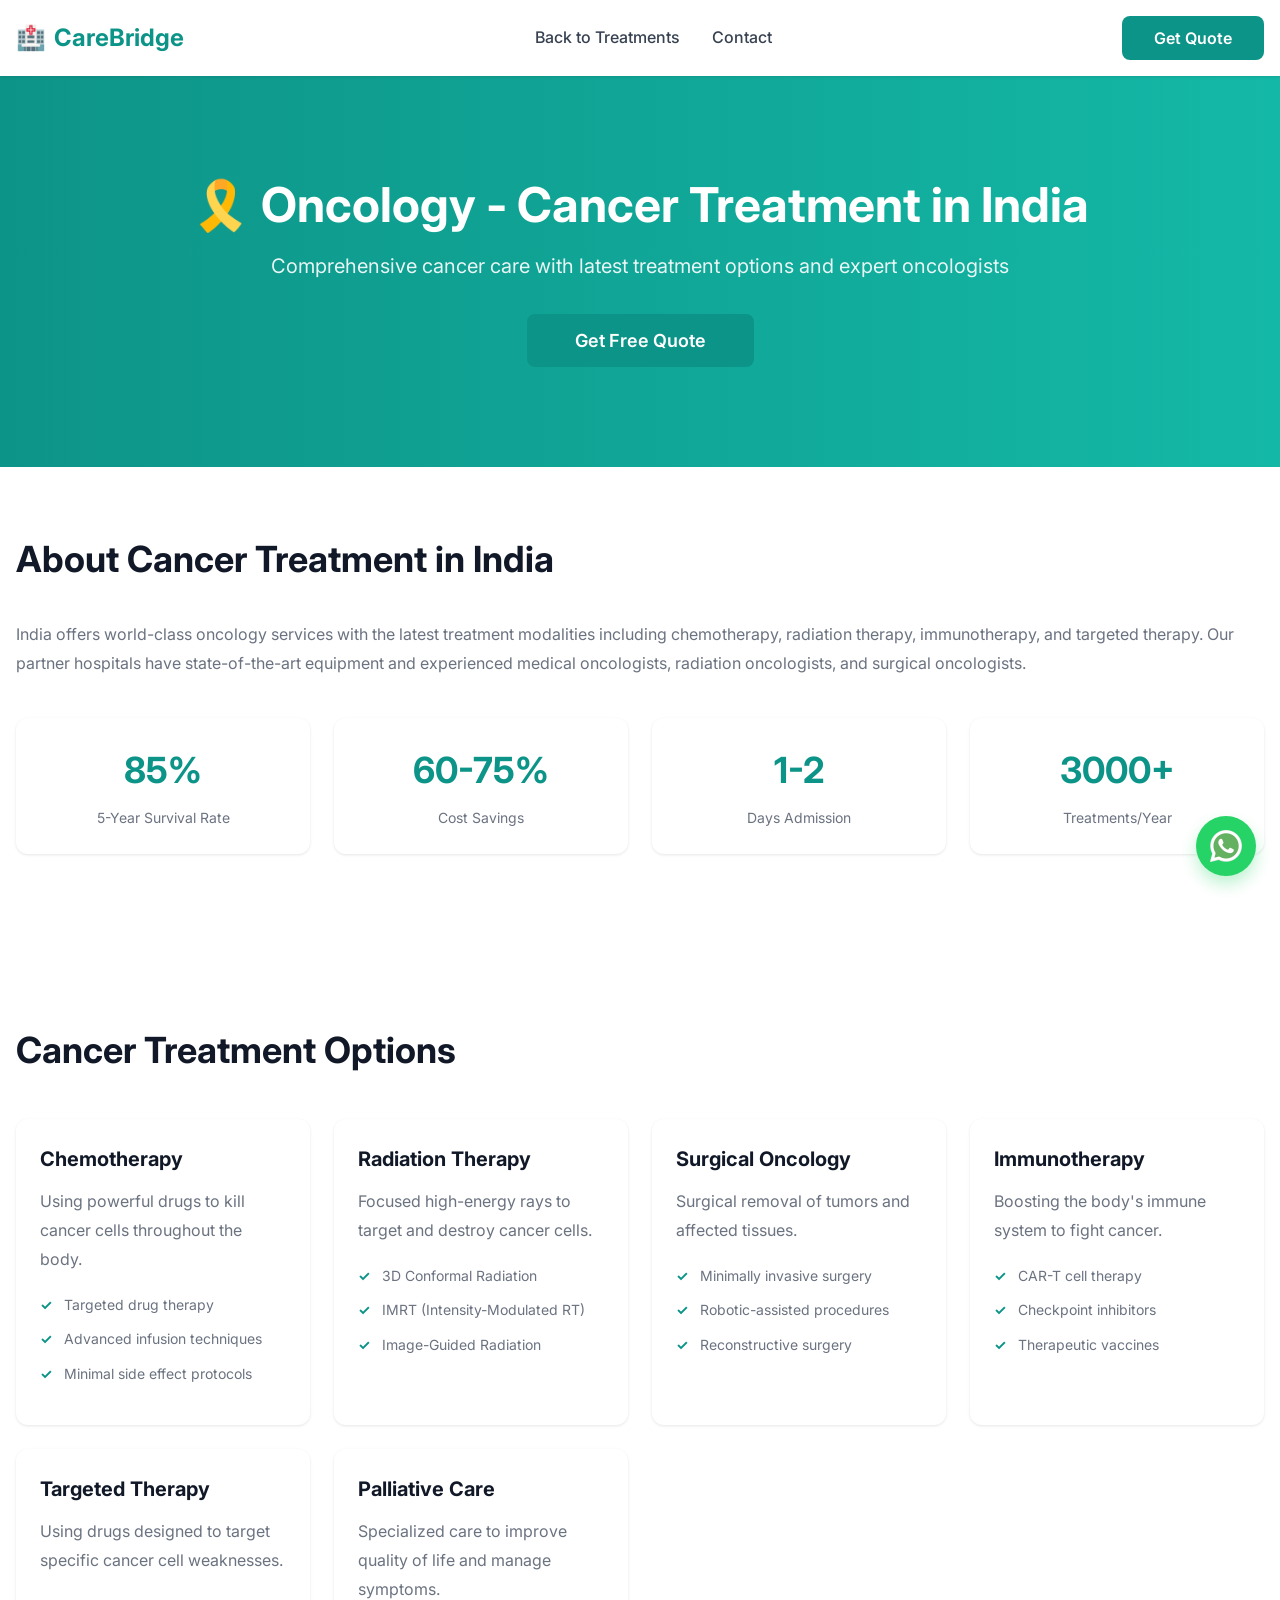
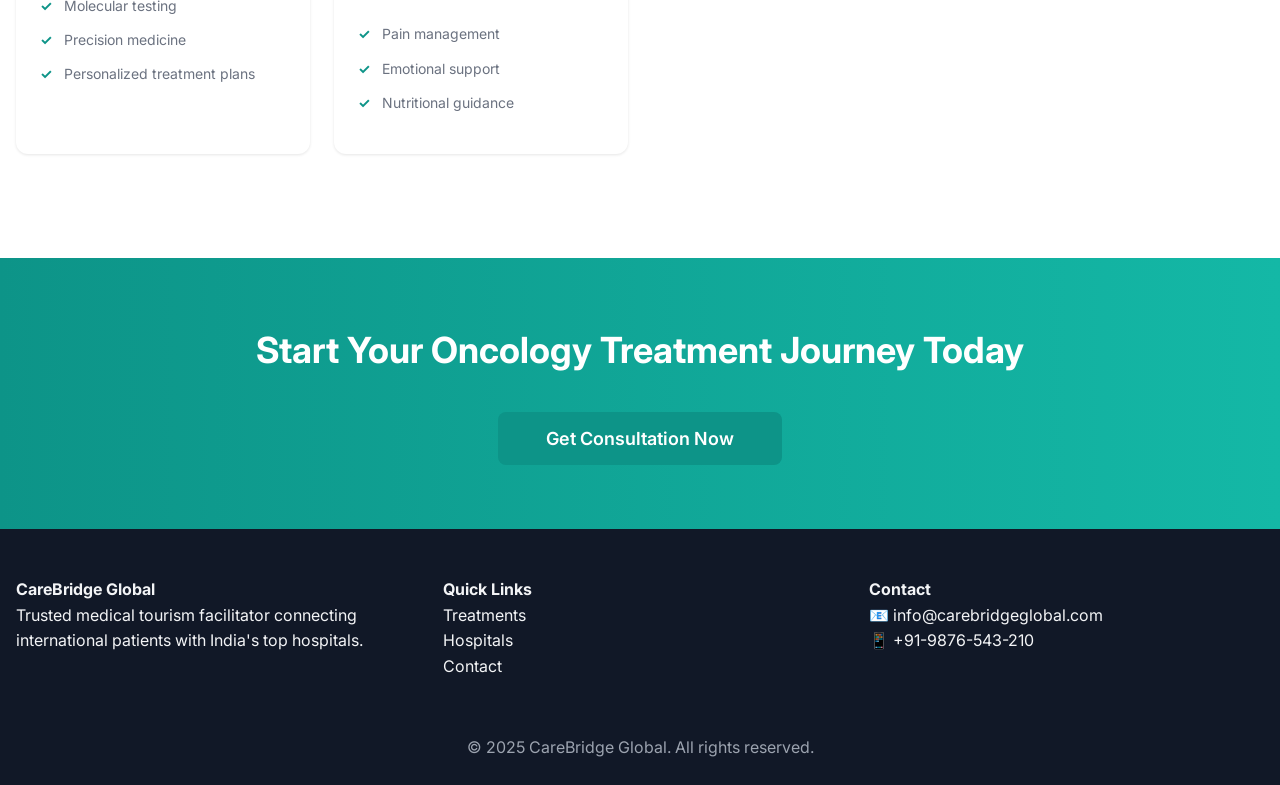
<file: treatments/oncology.html>
<!DOCTYPE html>
<html lang="en">
<head>
    <meta charset="UTF-8">
    <meta name="viewport" content="width=device-width, initial-scale=1.0">
    <title>Oncology Treatment - CareBridge Global</title>
    <link rel="stylesheet" href="../css/styles.css">
    <link rel="stylesheet" href="../css/pages.css">
    <link href="https://fonts.googleapis.com/css2?family=Inter:wght@400;500;600;700;800&display=swap" rel="stylesheet">
</head>
<body>
    <nav class="navbar">
        <div class="container">
            <div class="navbar-content">
                <a href="../index.html" class="logo">
                    <span>🏥</span>
                    <span>CareBridge</span>
                </a>
                <div class="nav-menu">
                    <a href="../index.html#treatments" class="nav-link">Back to Treatments</a>
                    <a href="../index.html#contact" class="nav-link">Contact</a>
                </div>
                <button class="btn btn-primary">Get Quote</button>
            </div>
        </div>
    </nav>

    <main>
        <section class="detail-hero">
            <div class="container">
                <h1>🎗️ Oncology - Cancer Treatment in India</h1>
                <p>Comprehensive cancer care with latest treatment options and expert oncologists</p>
                <button class="btn btn-primary btn-lg">Get Free Quote</button>
            </div>
        </section>

        <section class="detail-section">
            <div class="container">
                <h2>About Cancer Treatment in India</h2>
                <p>India offers world-class oncology services with the latest treatment modalities including chemotherapy, radiation therapy, immunotherapy, and targeted therapy. Our partner hospitals have state-of-the-art equipment and experienced medical oncologists, radiation oncologists, and surgical oncologists.</p>
                
                <div class="stats-grid">
                    <div class="stat-card">
                        <div class="stat-value">85%</div>
                        <div class="stat-label">5-Year Survival Rate</div>
                    </div>
                    <div class="stat-card">
                        <div class="stat-value">60-75%</div>
                        <div class="stat-label">Cost Savings</div>
                    </div>
                    <div class="stat-card">
                        <div class="stat-value">1-2</div>
                        <div class="stat-label">Days Admission</div>
                    </div>
                    <div class="stat-card">
                        <div class="stat-value">3000+</div>
                        <div class="stat-label">Treatments/Year</div>
                    </div>
                </div>
            </div>
        </section>

        <section class="detail-section">
            <div class="container">
                <h2>Cancer Treatment Options</h2>
                <div class="procedures-grid">
                    <div class="procedure-card">
                        <h3>Chemotherapy</h3>
                        <p>Using powerful drugs to kill cancer cells throughout the body.</p>
                        <ul>
                            <li>Targeted drug therapy</li>
                            <li>Advanced infusion techniques</li>
                            <li>Minimal side effect protocols</li>
                        </ul>
                    </div>

                    <div class="procedure-card">
                        <h3>Radiation Therapy</h3>
                        <p>Focused high-energy rays to target and destroy cancer cells.</p>
                        <ul>
                            <li>3D Conformal Radiation</li>
                            <li>IMRT (Intensity-Modulated RT)</li>
                            <li>Image-Guided Radiation</li>
                        </ul>
                    </div>

                    <div class="procedure-card">
                        <h3>Surgical Oncology</h3>
                        <p>Surgical removal of tumors and affected tissues.</p>
                        <ul>
                            <li>Minimally invasive surgery</li>
                            <li>Robotic-assisted procedures</li>
                            <li>Reconstructive surgery</li>
                        </ul>
                    </div>

                    <div class="procedure-card">
                        <h3>Immunotherapy</h3>
                        <p>Boosting the body's immune system to fight cancer.</p>
                        <ul>
                            <li>CAR-T cell therapy</li>
                            <li>Checkpoint inhibitors</li>
                            <li>Therapeutic vaccines</li>
                        </ul>
                    </div>

                    <div class="procedure-card">
                        <h3>Targeted Therapy</h3>
                        <p>Using drugs designed to target specific cancer cell weaknesses.</p>
                        <ul>
                            <li>Molecular testing</li>
                            <li>Precision medicine</li>
                            <li>Personalized treatment plans</li>
                        </ul>
                    </div>

                    <div class="procedure-card">
                        <h3>Palliative Care</h3>
                        <p>Specialized care to improve quality of life and manage symptoms.</p>
                        <ul>
                            <li>Pain management</li>
                            <li>Emotional support</li>
                            <li>Nutritional guidance</li>
                        </ul>
                    </div>
                </div>
            </div>
        </section>

        <section class="detail-section cta-section">
            <div class="container">
                <h2>Start Your Oncology Treatment Journey Today</h2>
                <button class="btn btn-primary btn-lg" onclick="document.getElementById('quoteModal').classList.add('active')">Get Consultation Now</button>
            </div>
        </section>
    </main>

    <footer class="footer">
        <div class="container">
            <div class="footer-content">
                <div>
                    <h4>CareBridge Global</h4>
                    <p>Trusted medical tourism facilitator connecting international patients with India's top hospitals.</p>
                </div>
                <div>
                    <h4>Quick Links</h4>
                    <ul style="list-style: none;">
                        <li><a href="../index.html#treatments">Treatments</a></li>
                        <li><a href="../index.html#hospitals">Hospitals</a></li>
                        <li><a href="../index.html#contact">Contact</a></li>
                    </ul>
                </div>
                <div>
                    <h4>Contact</h4>
                    <p>📧 info@carebridgeglobal.com<br>📱 +91-9876-543-210</p>
                </div>
            </div>
            <div class="footer-bottom">
                <p>&copy; 2025 CareBridge Global. All rights reserved.</p>
            </div>
        </div>
    </footer>

    <!-- Quote Modal -->
    <div class="modal" id="quoteModal">
        <div class="modal-content">
            <button class="modal-close" onclick="document.getElementById('quoteModal').classList.remove('active')">&times;</button>
            <h2>Get Free Quote</h2>
            <p>Please contact us to get a detailed quote for your oncology treatment.</p>
            <form style="margin-top: 20px;">
                <div class="form-group">
                    <label>Full Name</label>
                    <input type="text" required>
                </div>
                <div class="form-group">
                    <label>Email</label>
                    <input type="email" required>
                </div>
                <div class="form-group">
                    <label>Phone</label>
                    <input type="tel" required>
                </div>
                <button type="submit" class="btn btn-primary w-full" style="width: 100%; margin-top: 20px;">Get Quote</button>
            </form>
        </div>
    </div>

    <!-- WhatsApp Floating Button -->
    <a href="https://wa.me/919876543210?text=Hello%20CareBridge%20Global%2C%20I'm%20interested%20in%20treatment%20at%20Apollo%20Hospitals."
        target="_blank" class="whatsapp-button" title="Chat on WhatsApp">

        <img src="../src/images/whatsapp.png" alt="WhatsApp" style="width:32px; height:32px;">
    </a>

    <script src="../js/utils.js"></script>
    <script src="../js/main.js"></script>
</body>
</html>
</file>
<file: css/styles.css>
:root {
    --primary-teal: #0d9488;
    --primary-teal-dark: #0f766e;
    --primary-teal-light: #14b8a6;
    --accent-gold: #f59e0b;
    --accent-gold-dark: #d97706;
    --gray-50: #f9fafb;
    --gray-100: #f3f4f6;
    --gray-200: #e5e7eb;
    --gray-300: #d1d5db;
    --gray-400: #9ca3af;
    --gray-700: #374151;
    --gray-900: #111827;
    --success: #10b981;
    --error: #ef4444;
}

* {
    margin: 0;
    padding: 0;
    box-sizing: border-box;
}

html {
    scroll-behavior: smooth;
}

body {
    font-family: 'Inter', -apple-system, BlinkMacSystemFont, 'Segoe UI', sans-serif;
    background-color: #ffffff;
    color: var(--gray-900);
    line-height: 1.6;
}

a {
    color: inherit;
    text-decoration: none;
}

button {
    cursor: pointer;
    font-family: inherit;
    border: none;
}

.container {
    max-width: 1280px;
    margin: 0 auto;
    padding: 0 16px;
}

/* Utilities */
.w-full {
    width: 100%;
}

.mt-4 {
    margin-top: 16px;
}

.mb-4 {
    margin-bottom: 16px;
}

/* Buttons */
.btn {
    padding: 12px 32px;
    border-radius: 8px;
    font-weight: 600;
    font-size: 16px;
    transition: all 0.3s ease;
    display: inline-block;
    text-align: center;
}

.btn:hover {
    transform: translateY(-2px);
}

.btn-primary {
    background-color: var(--primary-teal);
    color: white;
}

.btn-primary:hover {
    background-color: var(--primary-teal-dark);
    box-shadow: 0 4px 12px rgba(13, 148, 136, 0.3);
}

.btn-secondary {
    background-color: transparent;
    color: var(--primary-teal);
    border: 2px solid var(--primary-teal);
}

.btn-secondary:hover {
    background-color: var(--primary-teal);
    color: white;
}

.btn-ghost {
    background-color: transparent;
    color: var(--gray-700);
}

.btn-ghost:hover {
    background-color: var(--gray-100);
}

/* Navbar */
.navbar {
    position: sticky;
    top: 0;
    background-color: white;
    box-shadow: 0 1px 3px rgba(0, 0, 0, 0.1);
    z-index: 40;
    padding: 16px 0;
}

.navbar-content {
    display: flex;
    align-items: center;
    justify-content: space-between;
}

.logo {
    display: flex;
    align-items: center;
    gap: 8px;
    font-weight: bold;
    font-size: 24px;
    color: var(--primary-teal);
}

.nav-menu {
    display: flex;
    gap: 32px;
}

.nav-link {
    color: var(--gray-700);
    font-weight: 500;
    transition: color 0.3s ease;
    cursor: pointer;
}

.nav-link:hover,
.nav-link.active {
    color: var(--primary-teal);
}

.nav-right {
    display: flex;
    align-items: center;
    gap: 16px;
}

.language-switcher {
    position: relative;
}

.lang-btn {
    padding: 8px 12px;
    border-radius: 8px;
    background-color: white;
    cursor: pointer;
    font-size: 14px;
    transition: background-color 0.3s ease;
}

.lang-btn:hover {
    background-color: var(--gray-100);
}

.lang-dropdown {
    position: absolute;
    top: 100%;
    right: 0;
    background-color: white;
    border-radius: 8px;
    box-shadow: 0 4px 6px rgba(0, 0, 0, 0.1);
    min-width: 150px;
    display: none;
    z-index: 50;
    margin-top: 8px;
}

.lang-dropdown.active {
    display: block;
}

.lang-dropdown button {
    width: 100%;
    padding: 12px 16px;
    text-align: left;
    background-color: transparent;
    border: none;
    cursor: pointer;
    font-size: 14px;
    transition: background-color 0.3s ease;
}

.lang-dropdown button:hover {
    background-color: var(--gray-100);
}

.mobile-menu-btn {
    display: none;
    font-size: 24px;
    background-color: transparent;
    padding: 0;
}

/* Hero Section */
.hero {
    padding: 80px 0;
    background: linear-gradient(to right, #f0fdf4, #dbeafe);
    position: relative;
    overflow: hidden;
}

.hero::before {
    content: '';
    position: absolute;
    top: 40px;
    left: 40px;
    width: 160px;
    height: 160px;
    background-color: rgba(20, 184, 166, 0.1);
    border-radius: 50%;
    z-index: 0;
}

.hero::after {
    content: '';
    position: absolute;
    bottom: 40px;
    right: 40px;
    width: 160px;
    height: 160px;
    background-color: rgba(245, 158, 11, 0.1);
    border-radius: 50%;
    z-index: 0;
}

.hero-content {
    position: relative;
    z-index: 1;
    text-align: center;
    max-width: 48rem;
    margin: 0 auto;
}

.hero h1 {
    font-size: 56px;
    font-weight: bold;
    color: var(--gray-900);
    margin-bottom: 24px;
    line-height: 1.2;
}

.value-props {
    font-size: 20px;
    color: var(--gray-700);
    margin-bottom: 32px;
    /* space: 12px; */
}

.value-props p {
    margin-bottom: 12px;
}

.hero-buttons {
    display: flex;
    gap: 16px;
    justify-content: center;
    margin-bottom: 32px;
    flex-wrap: wrap;
}

.trust-signals-hero {
    display: flex;
    gap: 32px;
    justify-content: center;
    font-size: 14px;
    color: var(--gray-600);
    flex-wrap: wrap;
}

/* Sections */
section {
    padding: 64px 0;
}

.section-header {
    text-align: center;
    margin-bottom: 48px;
}

.section-header h2 {
    font-size: 36px;
    font-weight: bold;
    color: var(--gray-900);
    margin-bottom: 16px;
}

.section-header p {
    font-size: 20px;
    color: var(--gray-600);
}

/* Cards */
.card {
    background-color: white;
    border-radius: 12px;
    padding: 24px;
    box-shadow: 0 1px 3px rgba(0, 0, 0, 0.1);
    transition: all 0.3s ease;
}

.card:hover {
    box-shadow: 0 10px 30px rgba(0, 0, 0, 0.15);
    transform: translateY(-4px);
}

/* Grids */
.hospitals-grid,
.treatments-grid,
.testimonials-grid,
.translators-grid,
.blog-grid {
    display: grid;
    gap: 32px;
}

.hospitals-grid {
    grid-template-columns: repeat(auto-fit, minmax(250px, 1fr));
}

.treatments-grid {
    grid-template-columns: repeat(auto-fit, minmax(300px, 1fr));
}

.testimonials-grid {
    grid-template-columns: repeat(auto-fit, minmax(280px, 1fr));
}

.translators-grid {
    grid-template-columns: repeat(auto-fit, minmax(220px, 1fr));
}

.blog-grid {
    grid-template-columns: repeat(auto-fit, minmax(300px, 1fr));
}

/* Statistics */
.statistics {
    display: grid;
    grid-template-columns: repeat(auto-fit, minmax(200px, 1fr));
    gap: 32px;
    margin-top: 48px;
    text-align: center;
}

.stat-number {
    font-size: 36px;
    font-weight: bold;
    color: var(--primary-teal);
}

.stat-label {
    color: var(--gray-600);
    margin-top: 8px;
}

/* Steps */
.steps-grid {
    display: grid;
    grid-template-columns: repeat(auto-fit, minmax(280px, 1fr));
    gap: 32px;
}

.step-card {
    text-align: center;
}

.step-icon {
    font-size: 48px;
    margin-bottom: 16px;
}

.step-number {
    width: 40px;
    height: 40px;
    background-color: var(--primary-teal);
    color: white;
    border-radius: 50%;
    display: flex;
    align-items: center;
    justify-content: center;
    font-weight: bold;
    margin: 0 auto 16px;
}

.step-card h3 {
    font-size: 20px;
    font-weight: bold;
    margin-bottom: 8px;
}

/* Trust Signals Section */
.trust-signals {
    background-color: white;
}

/* How It Works Section */
.how-it-works {
    background-color: var(--gray-50);
}

/* Testimonials Section */
.testimonials {
    background-color: white;
}

.testimonial-card {
    padding: 24px;
}

.testimonial-card .flag {
    font-size: 32px;
    margin-bottom: 16px;
}

.testimonial-name {
    font-weight: bold;
    font-size: 18px;
    margin-bottom: 4px;
}

.testimonial-country {
    color: var(--gray-600);
    font-size: 14px;
    margin-bottom: 8px;
}

.testimonial-treatment {
    color: var(--primary-teal);
    font-size: 12px;
    font-weight: bold;
    margin-bottom: 12px;
}

.testimonial-quote {
    color: var(--gray-700);
    font-style: italic;
    margin-bottom: 12px;
}

.star-rating {
    color: #fbbf24;
    font-size: 14px;
}

/* Treatments Section */
.treatments {
    background-color: var(--gray-50);
}

.treatment-card {
    text-align: center;
}

.treatment-icon {
    font-size: 48px;
    margin-bottom: 16px;
}

.treatment-name {
    font-size: 24px;
    font-weight: bold;
    margin-bottom: 8px;
}

.treatment-description {
    color: var(--gray-600);
    margin-bottom: 16px;
}

.procedures-list {
    text-align: left;
    margin-bottom: 16px;
}

.procedures-list li {
    color: var(--gray-600);
    font-size: 14px;
    margin-bottom: 4px;
}

/* Hospitals Section */
.hospitals {
    background-color: white;
}

.hospitals-list {
    display: grid;
    gap: 32px;
}

.hospital-card {
    display: grid;
    grid-template-columns: 1fr 1fr 1fr;
    gap: 32px;
    align-items: start;
}



/* ==================== IMPROVED MOBILE MENU ==================== */

/* Mobile Menu Button - Animated Hamburger */
.mobile-menu-btn {
    display: none ;
    background-color: transparent;
    border: none;
    width: 36px;
    height: 36px;
    cursor: pointer;
    padding: 0;
    z-index: 41;
    flex-direction: column;
    justify-content: center;
    align-items: center;
    gap: 6px;
}

.mobile-menu-btn span {
    display: block;
    width: 24px;
    height: 3px;
    background-color: var(--gray-900);
    border-radius: 2px;
    transition: all 0.3s cubic-bezier(0.4, 0, 0.2, 1);
}

.mobile-menu-btn:hover span {
    background-color: var(--primary-teal);
}

.mobile-menu-btn.active span:nth-child(1) {
    transform: rotate(45deg) translate(8px, 8px);
}

.mobile-menu-btn.active span:nth-child(2) {
    opacity: 0;
}

.mobile-menu-btn.active span:nth-child(3) {
    transform: rotate(-45deg) translate(7px, -7px);
}

/* Mobile Menu Overlay */
.mobile-menu-overlay {
    display: none;
    position: fixed;
    top: 0;
    left: 0;
    right: 0;
    bottom: 0;
    background-color: rgba(0, 0, 0, 0.5);
    z-index: 39;
    animation: fadeIn 0.3s ease;
}

.mobile-menu-overlay.active {
    display: block;
}

@keyframes fadeIn {
    from {
        opacity: 0;
    }
    to {
        opacity: 1;
    }
}

/* Mobile Menu Drawer */
.mobile-menu-drawer {
    display: none;
    position: fixed;
    top: 0;
    right: -100%;
    width: 280px;
    max-width: 85vw;
    height: 100vh;
    background-color: white;
    box-shadow: -4px 0 12px rgba(0, 0, 0, 0.15);
    z-index: 40;
    transition: right 0.3s cubic-bezier(0.4, 0, 0.2, 1);
    overflow-y: auto;
    display: flex;
    flex-direction: column;
}

.mobile-menu-drawer.active {
    right: 0;
}

/* Mobile Menu Header */
.mobile-menu-header {
    display: flex;
    justify-content: space-between;
    align-items: center;
    padding: 20px 24px;
    border-bottom: 1px solid var(--gray-200);
    background-color: var(--gray-50);
    flex-shrink: 0;
}

.mobile-menu-header h3 {
    font-size: 18px;
    font-weight: 700;
    color: var(--gray-900);
}

.mobile-menu-close {
    background-color: transparent;
    border: none;
    font-size: 28px;
    cursor: pointer;
    color: var(--gray-700);
    padding: 0;
    width: 36px;
    height: 36px;
    display: flex;
    align-items: center;
    justify-content: center;
    border-radius: 8px;
    transition: background-color 0.3s ease;
}

.mobile-menu-close:hover {
    background-color: var(--gray-200);
}

/* Mobile Menu Content */
.mobile-menu-content {
    padding: 0;
    flex: 1;
    overflow-y: auto;
}

/* Mobile Menu Items */
.mobile-menu-item {
    display: block;
    padding: 16px 24px;
    color: var(--gray-700);
    text-decoration: none;
    font-weight: 500;
    font-size: 15px;
    transition: all 0.3s ease;
    border-left: 4px solid transparent;
}

.mobile-menu-item:hover,
.mobile-menu-item.active {
    background-color: #f0fdf4;
    color: var(--primary-teal);
    border-left-color: var(--primary-teal);
    padding-left: 28px;
    font-weight: 600;
}

/* Mobile Menu Section */
.mobile-menu-section {
    padding: 16px 0;
    border-bottom: 1px solid var(--gray-200);
}

/* Mobile Language Switcher */
.mobile-lang-switcher {
    padding: 20px 24px;
    border-bottom: 1px solid var(--gray-200);
}

.mobile-lang-label {
    display: block;
    font-size: 11px;
    font-weight: 700;
    color: var(--gray-400);
    text-transform: uppercase;
    letter-spacing: 0.5px;
    margin-bottom: 12px;
}

.mobile-lang-options {
    display: grid;
    grid-template-columns: repeat(3, 1fr);
    gap: 8px;
}

.mobile-lang-btn {
    padding: 10px 8px;
    border: 2px solid var(--gray-200);
    border-radius: 8px;
    background-color: white;
    font-size: 12px;
    font-weight: 700;
    cursor: pointer;
    transition: all 0.3s ease;
    color: var(--gray-700);
}

.mobile-lang-btn:hover {
    border-color: var(--primary-teal);
    color: var(--primary-teal);
}

.mobile-lang-btn.active {
    border-color: var(--primary-teal);
    background-color: var(--primary-teal);
    color: white;
}

/* Mobile Menu Actions */
.mobile-menu-actions {
    padding: 20px 24px;
    border-top: 1px solid var(--gray-200);
    flex-shrink: 0;
}

.mobile-menu-btn-primary {
    padding: 14px 24px;
    background-color: var(--primary-teal);
    color: white;
    border: none;
    border-radius: 8px;
    font-weight: 600;
    font-size: 15px;
    cursor: pointer;
    transition: background-color 0.3s ease;
    width: 100%;
    text-align: center;
}

.mobile-menu-btn-primary:hover {
    background-color: var(--primary-teal-dark);
}

.mobile-menu-btn-primary:active {
    transform: scale(0.98);
}

/* Mobile Contact Info */
.mobile-contact-info {
    padding: 20px 24px;
    background-color: #f8f9fa;
    border-top: 1px solid var(--gray-200);
    flex-shrink: 0;
}

.mobile-contact-item {
    display: flex;
    align-items: flex-start;
    gap: 12px;
    margin-bottom: 14px;
    font-size: 13px;
    color: var(--gray-700);
}

.mobile-contact-item:last-child {
    margin-bottom: 0;
}

.mobile-contact-icon {
    font-size: 18px;
    flex-shrink: 0;
    margin-top: 2px;
}

.mobile-contact-item a {
    color: var(--primary-teal);
    text-decoration: none;
}

.mobile-contact-item a:hover {
    text-decoration: underline;
}

@media (max-width: 768px) {
    .hospital-card {
        grid-template-columns: 1fr;
    }
}

.hospital-main {
    text-align: center;
}

.hospital-logo {
    font-size: 64px;
    margin-bottom: 16px;
}

.hospital-name {
    font-size: 24px;
    font-weight: bold;
    margin-bottom: 8px;
}

.hospital-location {
    color: var(--gray-600);
}

.accreditations-list,
.specialties-list {
    list-style: none;
}

.accreditations-list li,
.specialties-list li {
    display: flex;
    align-items: center;
    gap: 8px;
    color: var(--gray-700);
    margin-bottom: 8px;
}

.hospital-rating {
    margin-top: 16px;
    padding-top: 16px;
    border-top: 1px solid var(--gray-200);
    font-weight: bold;
}

/* Translators Section */
.translators {
    background-color: var(--gray-50);
}

.translator-card {
    text-align: center;
}

.translator-name {
    font-weight: bold;
    font-size: 18px;
    margin-bottom: 4px;
}

.translator-experience {
    color: var(--gray-600);
    font-size: 14px;
    margin-bottom: 12px;
}

.translator-rating {
    margin-bottom: 12px;
}

.translator-languages {
    display: flex;
    flex-wrap: wrap;
    gap: 8px;
    justify-content: center;
    margin: 12px 0;
}

.language-badge {
    background-color: var(--primary-teal);
    color: white;
    padding: 4px 8px;
    border-radius: 4px;
    font-size: 12px;
}

.translator-status {
    font-weight: bold;
    margin-bottom: 12px;
    font-size: 14px;
}

.status-available {
    color: var(--success);
}

.status-busy {
    color: var(--accent-gold);
}

/* Dashboard Section */
.dashboard {
    background-color: white;
}

.patient-info {
    background-color: white;
    border-radius: 12px;
    padding: 32px;
    box-shadow: 0 1px 3px rgba(0, 0, 0, 0.1);
    margin-bottom: 32px;
}

.patient-info h3 {
    font-size: 32px;
    font-weight: bold;
    margin-bottom: 8px;
}

.patient-info p {
    color: var(--gray-600);
}

/* Timeline */
.timeline {
    position: relative;
    padding: 32px 0;
}

.timeline-item {
    display: flex;
    gap: 32px;
    margin-bottom: 32px;
    position: relative;
}

.timeline-item::before {
    content: '';
    position: absolute;
    left: 24px;
    top: 48px;
    width: 2px;
    height: 64px;
    background-color: var(--gray-200);
    display: none;
}

.timeline-item:not(:last-child)::before {
    display: block;
}

.timeline-node {
    flex-shrink: 0;
    width: 48px;
    height: 48px;
    border-radius: 50%;
    display: flex;
    align-items: center;
    justify-content: center;
    font-weight: bold;
    font-size: 18px;
}

.timeline-node.completed {
    background-color: var(--success);
    color: white;
}

.timeline-node.in-progress {
    background-color: #3b82f6;
    color: white;
}

.timeline-node.pending {
    background-color: var(--gray-200);
    color: var(--gray-700);
}

.timeline-content h3 {
    font-weight: bold;
    margin-bottom: 4px;
}

.timeline-date {
    color: var(--gray-600);
    font-size: 14px;
    margin-bottom: 8px;
}

.timeline-description {
    color: var(--gray-700);
}

.dashboard-note {
    margin-top: 32px;
    padding: 16px;
    background-color: #fef3c7;
    border: 1px solid #fcd34d;
    border-radius: 8px;
    color: #78350f;
    font-size: 14px;
}

/* FAQ Section */
.faq {
    background-color: var(--gray-50);
}

.faq-container {
    max-width: 48rem;
    margin: 0 auto;
    display: grid;
    gap: 12px;
}

.faq-category {
    margin-bottom: 32px;
}

.faq-category h3 {
    font-size: 24px;
    font-weight: bold;
    margin-bottom: 16px;
}

.faq-item {
    background-color: white;
    border-radius: 8px;
    overflow: hidden;
    box-shadow: 0 1px 3px rgba(0, 0, 0, 0.1);
}

.faq-question {
    padding: 16px 24px;
    cursor: pointer;
    display: flex;
    justify-content: space-between;
    align-items: center;
    font-weight: 600;
    background-color: white;
    transition: background-color 0.3s ease;
}

.faq-question:hover {
    background-color: var(--gray-50);
}

.faq-toggle {
    transition: transform 0.3s ease;
}

.faq-toggle.active {
    transform: rotate(180deg);
}

.faq-answer {
    padding: 0 24px;
    max-height: 0;
    overflow: hidden;
    transition: all 0.3s ease;
    background-color: var(--gray-50);
    border-top: 1px solid var(--gray-200);
}

.faq-answer.active {
    padding: 16px 24px;
    max-height: 500px;
}

.faq-answer p {
    color: var(--gray-700);
}

/* Blog Section */
.blog {
    background-color: white;
}

.blog-card {
    overflow: hidden;
}

.blog-image {
    width: 100%;
    height: 160px;
    background: linear-gradient(to right, var(--primary-teal), #3b82f6);
    display: flex;
    align-items: center;
    justify-content: center;
    font-size: 48px;
}

.blog-content {
    padding: 24px;
}

.blog-category {
    display: inline-block;
    background-color: var(--primary-teal);
    color: white;
    padding: 4px 12px;
    border-radius: 4px;
    font-size: 12px;
    font-weight: bold;
    margin-bottom: 8px;
}

.blog-date {
    color: var(--gray-600);
    font-size: 12px;
    margin-bottom: 8px;
}

.blog-title {
    font-size: 18px;
    font-weight: bold;
    margin-bottom: 8px;
}

.blog-excerpt {
    color: var(--gray-600);
    font-size: 14px;
    margin-bottom: 16px;
    line-height: 1.6;
}

/* Partners Section */
.partners {
    background-color: var(--gray-50);
}

.partners-category {
    margin-bottom: 48px;
}

.partners-category h3 {
    font-size: 24px;
    font-weight: bold;
    text-align: center;
    margin-bottom: 24px;
}

.partners-grid {
    display: grid;
    grid-template-columns: repeat(auto-fit, minmax(200px, 1fr));
    gap: 16px;
}

.partner-logo {
    background-color: white;
    border-radius: 8px;
    padding: 24px;
    text-align: center;
    box-shadow: 0 1px 3px rgba(0, 0, 0, 0.1);
    font-weight: bold;
    color: var(--gray-300);
}

/* Contact Section */
.contact {
    background-color: white;
}

.contact-content {
    display: grid;
    grid-template-columns: 1fr 1fr;
    gap: 48px;
}

@media (max-width: 768px) {
    .contact-content {
        grid-template-columns: 1fr;
    }
}

.contact-info {
    display: grid;
    gap: 24px;
}

.info-item h4 {
    font-weight: bold;
    margin-bottom: 8px;
}

.info-item p {
    color: var(--gray-600);
}

.contact-form {
    display: grid;
    gap: 16px;
}

.form-group {
    display: grid;
    gap: 8px;
}

.form-group label {
    font-weight: 600;
    color: var(--gray-700);
    font-size: 14px;
}

.form-group input,
.form-group textarea {
    padding: 12px 16px;
    border: 2px solid var(--gray-200);
    border-radius: 8px;
    font-family: inherit;
    font-size: 16px;
    transition: border-color 0.3s ease;
}

.form-group input:focus,
.form-group textarea:focus {
    border-color: var(--primary-teal);
    outline: none;
    box-shadow: 0 0 0 3px rgba(13, 148, 136, 0.1);
}

.form-group input.error,
.form-group textarea.error {
    border-color: var(--error);
}

.error-message {
    color: var(--error);
    font-size: 12px;
    margin-top: -4px;
}

/* Footer */
.footer {
    background-color: var(--gray-900);
    color: var(--gray-100);
    padding: 48px 0 24px;
}

.footer-content {
    display: grid;
    grid-template-columns: repeat(auto-fit, minmax(250px, 1fr));
    gap: 32px;
    margin-bottom: 32px;
}

.footer-logo {
    display: flex;
    align-items: center;
    gap: 8px;
    font-weight: bold;
    font-size: 18px;
    margin-bottom: 16px;
}

.footer-section h4 {
    font-weight: bold;
    margin-bottom: 16px;
}

.footer-section ul {
    list-style: none;
    display: grid;
    gap: 8px;
}

.footer-section a {
    color: var(--gray-400);
    transition: color 0.3s ease;
}

.footer-section a:hover {
    color: white;
}

.footer-bottom {
    border-top: 1px solid var(--gray-800);
    padding-top: 24px;
    text-align: center;
    color: var(--gray-400);
}

/* Modal */
.modal {
    display: none;
    position: fixed;
    inset: 0;
    background-color: rgba(0, 0, 0, 0.5);
    z-index: 50;
    align-items: center;
    justify-content: center;
    padding: 16px;
}

.modal.active {
    display: flex;
}

.modal-content {
    background-color: white;
    border-radius: 12px;
    max-width: 48rem;
    width: 100%;
    max-height: 90vh;
    overflow-y: auto;
    padding: 32px;
}

.modal-header {
    display: flex;
    justify-content: space-between;
    align-items: center;
    margin-bottom: 24px;
    border-bottom: 1px solid var(--gray-200);
    padding-bottom: 16px;
}

.modal-header h2 {
    font-size: 24px;
    font-weight: bold;
}

.modal-close {
    background-color: transparent;
    border: none;
    font-size: 24px;
    cursor: pointer;
    color: var(--gray-500);
}

/* Form Steps */
.form-steps {
    margin-bottom: 24px;
}

.steps-indicator {
    display: flex;
    align-items: center;
    justify-content: space-between;
    margin-bottom: 12px;
}

.step-indicator {
    width: 32px;
    height: 32px;
    border-radius: 50%;
    background-color: var(--gray-200);
    color: var(--gray-700);
    display: flex;
    align-items: center;
    justify-content: center;
    font-weight: bold;
}

.step-indicator.active {
    background-color: var(--primary-teal);
    color: white;
}

.step-line {
    flex: 1;
    height: 2px;
    background-color: var(--gray-200);
    margin: 0 8px;
}

.step-label {
    text-align: center;
    color: var(--gray-600);
    font-size: 14px;
}

/* Form Steps */
.form-step {
    display: none;
}

.form-step.active {
    display: block;
}

.form-step h3 {
    font-size: 20px;
    font-weight: bold;
    margin-bottom: 16px;
}

.quote-form .form-group {
    margin-bottom: 16px;
}

.quote-form label {
    display: block;
    font-weight: 600;
    margin-bottom: 8px;
    color: var(--gray-700);
}

.quote-form input,
.quote-form select,
.quote-form textarea {
    width: 100%;
    padding: 12px 16px;
    border: 2px solid var(--gray-200);
    border-radius: 8px;
    font-family: inherit;
    font-size: 16px;
    transition: border-color 0.3s ease;
}

.quote-form input:focus,
.quote-form select:focus,
.quote-form textarea:focus {
    border-color: var(--primary-teal);
    outline: none;
    box-shadow: 0 0 0 3px rgba(13, 148, 136, 0.1);
}

.file-upload {
    border: 2px dashed var(--gray-300);
    border-radius: 8px;
    padding: 24px;
    text-align: center;
    cursor: pointer;
    transition: border-color 0.3s ease;
}

.file-upload:hover {
    border-color: var(--primary-teal);
}

.file-upload input {
    display: none;
}

.file-upload p {
    color: var(--gray-600);
    margin-bottom: 4px;
}

.file-upload small {
    color: var(--gray-500);
    font-size: 12px;
}

.file-name {
    display: block;
    color: var(--primary-teal);
    font-size: 12px;
    font-weight: bold;
    margin-top: 8px;
}

.language-options,
.radio-group {
    display: grid;
    gap: 8px;
}

.lang-option,
.radio-group label {
    padding: 12px 16px;
    border: 2px solid var(--gray-200);
    border-radius: 8px;
    text-align: left;
    cursor: pointer;
    transition: all 0.3s ease;
    background-color: white;
}

.lang-option:hover,
.radio-group label:hover {
    border-color: var(--primary-teal);
}

.lang-option.active {
    border-color: var(--primary-teal);
    background-color: var(--primary-teal);
    color: white;
}

.radio-group label {
    display: flex;
    align-items: center;
    gap: 8px;
}

.radio-group input {
    width: auto;
}

.success-message {
    text-align: center;
    padding: 32px 0;
}

.success-icon {
    font-size: 64px;
    margin-bottom: 16px;
}

.success-message h3 {
    font-size: 24px;
    font-weight: bold;
    margin-bottom: 8px;
}

.success-message > p {
    color: var(--gray-600);
    margin-bottom: 16px;
}

.ticket-box {
    background-color: var(--primary-teal);
    background-color: rgba(13, 148, 136, 0.1);
    border: 2px solid var(--primary-teal);
    border-radius: 8px;
    padding: 16px;
    margin: 16px 0;
}

.ticket-box p:first-child {
    color: var(--gray-600);
    font-size: 14px;
    margin-bottom: 4px;
}

.ticket-id {
    font-size: 28px;
    font-weight: bold;
    color: var(--primary-teal);
}

.success-buttons {
    display: flex;
    gap: 16px;
    justify-content: center;
    margin-top: 24px;
    flex-wrap: wrap;
}

.form-navigation {
    display: flex;
    justify-content: space-between;
    gap: 16px;
    margin-top: 24px;
    padding-top: 24px;
    border-top: 1px solid var(--gray-200);
}

/* WhatsApp Button */
.whatsapp-button {
    position: fixed;
    bottom: 24px;
    right: 24px;
    width: 60px;
    height: 60px;
    background-color: #25d366;
    color: white;
    border-radius: 50%;
    display: flex;
    align-items: center;
    justify-content: center;
    box-shadow: 0 8px 16px rgba(37, 211, 102, 0.3);
    transition: all 0.3s ease;
    z-index: 40;
    animation: whatsapp-pulse 2s infinite;
    border: none;
    cursor: pointer;
    text-decoration: none;
}

.whatsapp-button:hover {
    transform: scale(1.15);
    box-shadow: 0 12px 28px rgba(37, 211, 102, 0.5);
    animation: none;
}

/* .whatsapp-button svg {
    display: none;
} */

@keyframes whatsapp-pulse {
    0%, 100% {
        box-shadow: 0 8px 16px rgba(37, 211, 102, 0.3);
    }
    50% {
        box-shadow: 0 8px 24px rgba(37, 211, 102, 0.5);
    }
}

@keyframes pulse {
    0%, 100% {
        box-shadow: 0 8px 16px rgba(0, 0, 0, 0.2);
    }
    50% {
        box-shadow: 0 8px 24px rgba(37, 211, 102, 0.4);
    }
}

/* Responsive */
@media (max-width: 768px) {
    .nav-menu {
        display: none !important;
    }

    .nav-right {
        display: none;
    }

    .mobile-menu-btn {
        display: flex;
    }

    .hero h1 {
        font-size: 32px;
    }

    .hero-buttons {
        flex-direction: column;
    }

    .btn {
        width: auto;
        text-align: center;
    }

    section {
        padding: 40px 0;
    }

    .section-header h2 {
        font-size: 28px;
    }

    .hospitals-grid,
    .treatments-grid,
    .testimonials-grid,
    .translators-grid,
    .blog-grid {
        grid-template-columns: 1fr;
    }

    .hospital-card {
        grid-template-columns: 1fr;
    }

    .statistics {
        grid-template-columns: repeat(2, 1fr);
    }

    .step-card {
        text-align: center;
    }

    .modal-content {
        border-radius: 8px;
        padding: 20px;
    }
    .whatsapp-button {
        width: 52px;
        height: 52px;
        bottom: 16px;
        right: 16px;
        background-size: 24px 24px;
    }

    .whatsapp-button svg {
        display: none;
    }
}

@media (max-width: 480px) {
    .hero h1 {
        font-size: 24px;
    }

    .hero-buttons {
        flex-direction: column;
    }

    .trust-signals-hero {
        flex-direction: column;
        gap: 16px;
    }

    .section-header h2 {
        font-size: 24px;
    }

    .steps-grid {
        grid-template-columns: 1fr;
    }

    .statistics {
        grid-template-columns: 1fr;
    }

    .contact-content {
        gap: 32px;
    }

    .footer-content {
        grid-template-columns: 1fr;
    }
}
</file>
<file: css/rtl.css>
/* RTL (Right-to-Left) Support */

[dir="rtl"] {
    direction: rtl;
    text-align: right;
}

[dir="rtl"] .navbar-content {
    flex-direction: row-reverse;
}

[dir="rtl"] .nav-menu {
    flex-direction: row-reverse;
}

[dir="rtl"] .nav-right {
    flex-direction: row-reverse;
}

[dir="rtl"] .logo {
    flex-direction: row-reverse;
}

[dir="rtl"] .language-dropdown {
    left: 0;
    right: auto;
}

[dir="rtl"] .hero-content {
    text-align: center;
}

[dir="rtl"] .value-props p {
    text-align: right;
}

[dir="rtl"] .form-navigation {
    flex-direction: row-reverse;
}

[dir="rtl"] .faq-question {
    flex-direction: row-reverse;
}

[dir="rtl"] svg {
    transform: scaleX(-1);
}

[dir="rtl"] .whatsapp-button {
    left: 24px;
    right: auto;
}

[dir="rtl"] .contact-content {
    direction: rtl;
}

[dir="rtl"] .footer-content {
    direction: rtl;
}
</file>
<file: css/pages.css>
/* Detail Pages Styling */

.detail-hero {
    padding: 100px 0;
    background: linear-gradient(to right, #0d9488, #14b8a6);
    color: white;
    text-align: center;
}

.detail-hero h1 {
    font-size: 48px;
    font-weight: bold;
    margin-bottom: 16px;
    line-height: 1.2;
}

.detail-hero p {
    font-size: 20px;
    margin-bottom: 32px;
    opacity: 0.9;
}

.detail-section {
    padding: 64px 0;
}

.detail-section h2 {
    font-size: 36px;
    font-weight: bold;
    margin-bottom: 32px;
    color: #111827;
}

.detail-section h3 {
    font-size: 24px;
    font-weight: bold;
    margin-bottom: 16px;
    color: #111827;
}

.detail-section h4 {
    font-size: 18px;
    font-weight: bold;
    margin-bottom: 12px;
    color: #111827;
}

.detail-section p {
    color: #6b7280;
    line-height: 1.8;
    margin-bottom: 20px;
}

.detail-section ul {
    list-style: none;
    margin: 20px 0;
}

.detail-section ul li {
    color: #6b7280;
    margin-bottom: 12px;
    padding-left: 24px;
    position: relative;
}

.detail-section ul li:before {
    content: '✓';
    position: absolute;
    left: 0;
    color: #0d9488;
    font-weight: bold;
}

.bg-gray {
    background-color: #f9fafb;
}

.stats-grid {
    display: grid;
    grid-template-columns: repeat(auto-fit, minmax(200px, 1fr));
    gap: 24px;
    margin: 40px 0;
}

.stat-card {
    background: white;
    padding: 24px;
    border-radius: 12px;
    text-align: center;
    box-shadow: 0 1px 3px rgba(0, 0, 0, 0.1);
}

.stat-value {
    font-size: 36px;
    font-weight: bold;
    color: #0d9488;
    margin-bottom: 8px;
}

.stat-label {
    color: #6b7280;
    font-size: 14px;
}

.procedures-grid {
    display: grid;
    grid-template-columns: repeat(auto-fit, minmax(280px, 1fr));
    gap: 24px;
    margin: 40px 0;
}

.procedure-card {
    background: white;
    padding: 24px;
    border-radius: 12px;
    box-shadow: 0 1px 3px rgba(0, 0, 0, 0.1);
    transition: all 0.3s ease;
}

.procedure-card:hover {
    box-shadow: 0 10px 30px rgba(0, 0, 0, 0.15);
    transform: translateY(-4px);
}

.procedure-card h3 {
    font-size: 20px;
    margin-bottom: 12px;
}

.procedure-card ul {
    margin: 16px 0;
}

.procedure-card ul li {
    font-size: 14px;
}

.hospitals-list-detail {
    display: grid;
    gap: 24px;
}

.hospital-detail-card {
    background: white;
    padding: 32px;
    border-radius: 12px;
    box-shadow: 0 1px 3px rgba(0, 0, 0, 0.1);
}

.hospital-detail-card h3 {
    margin-bottom: 16px;
    color: #0d9488;
}

.hospital-detail-card p {
    margin-bottom: 12px;
}

.hospital-detail-card .btn {
    margin-top: 16px;
}

.comparison-table {
    overflow-x: auto;
    margin: 40px 0;
}

.comparison-table table {
    width: 100%;
    border-collapse: collapse;
    background: white;
}

.comparison-table th {
    background-color: #0d9488;
    color: white;
    padding: 16px;
    text-align: left;
    font-weight: bold;
}

.comparison-table td {
    padding: 16px;
    border-bottom: 1px solid #e5e7eb;
}

.comparison-table tr:hover {
    background-color: #f9fafb;
}

.benefits-grid {
    display: grid;
    grid-template-columns: repeat(auto-fit, minmax(250px, 1fr));
    gap: 24px;
    margin: 40px 0;
}

.benefit-card {
    background: white;
    padding: 24px;
    border-radius: 12px;
    text-align: center;
    box-shadow: 0 1px 3px rgba(0, 0, 0, 0.1);
}

.benefit-icon {
    font-size: 48px;
    margin-bottom: 16px;
}

.benefit-card h3 {
    font-size: 18px;
    margin-bottom: 12px;
}

.benefit-card p {
    font-size: 14px;
    color: #6b7280;
}

.testimonials-grid {
    display: grid;
    grid-template-columns: repeat(auto-fit, minmax(280px, 1fr));
    gap: 24px;
    margin: 40px 0;
}

.testimonial-card {
    background: white;
    padding: 24px;
    border-radius: 12px;
    box-shadow: 0 1px 3px rgba(0, 0, 0, 0.1);
}

.faq-detail {
    display: grid;
    gap: 20px;
    margin: 40px 0;
}

.faq-item-detail {
    background: white;
    padding: 24px;
    border-radius: 12px;
    box-shadow: 0 1px 3px rgba(0, 0, 0, 0.1);
}

.faq-item-detail h4 {
    color: #0d9488;
    margin-bottom: 12px;
}

.cta-section {
    background: linear-gradient(to right, #0d9488, #14b8a6);
    color: white;
    text-align: center;
}

.cta-section h2 {
    color: white;
}

.cta-section p {
    color: white;
    font-size: 18px;
    margin-bottom: 24px;
}

.btn-lg {
    padding: 16px 48px;
    font-size: 18px;
}

.hospital-info-grid {
    display: grid;
    grid-template-columns: repeat(auto-fit, minmax(250px, 1fr));
    gap: 24px;
    margin: 40px 0;
}

.info-card {
    background: white;
    padding: 24px;
    border-radius: 12px;
    box-shadow: 0 1px 3px rgba(0, 0, 0, 0.1);
}

.info-card h3 {
    font-size: 20px;
    color: #0d9488;
    margin-bottom: 12px;
}

.specialties-grid {
    display: grid;
    grid-template-columns: repeat(auto-fit, minmax(200px, 1fr));
    gap: 16px;
    margin: 40px 0;
}

.specialty-card {
    background: white;
    padding: 16px;
    border-radius: 8px;
    text-align: center;
    box-shadow: 0 1px 3px rgba(0, 0, 0, 0.1);
    font-weight: 600;
    color: #0d9488;
}

/* Blog Article Styling */
.blog-article {
    padding: 40px 0;
}

.article-header {
    margin-bottom: 40px;
    border-bottom: 2px solid #e5e7eb;
    padding-bottom: 24px;
}

.article-header h1 {
    font-size: 42px;
    font-weight: bold;
    margin-bottom: 16px;
    color: #111827;
}

.article-meta {
    display: flex;
    gap: 24px;
    flex-wrap: wrap;
    color: #6b7280;
    font-size: 14px;
}

.article-content {
    max-width: 800px;
    margin: 0 auto;
}

.article-content h2 {
    font-size: 28px;
    margin: 40px 0 20px;
    color: #111827;
}

.article-content h3 {
    font-size: 22px;
    margin: 30px 0 16px;
    color: #111827;
}

.article-content p {
    line-height: 1.8;
    margin-bottom: 16px;
    color: #6b7280;
}

.article-content ul {
    margin: 20px 0;
    padding-left: 24px;
}

.article-content ul li {
    color: #6b7280;
    margin-bottom: 12px;
    line-height: 1.6;
}

.cta-box {
    background-color: #f0fdfa;
    border: 2px solid #0d9488;
    padding: 32px;
    border-radius: 12px;
    text-align: center;
    margin: 40px 0;
}

.cta-box h3 {
    color: #0d9488;
    margin-bottom: 12px;
}

.cta-box p {
    color: #6b7280;
    margin-bottom: 20px;
}

@media (max-width: 768px) {
    .detail-hero h1 {
        font-size: 32px;
    }

    .detail-hero p {
        font-size: 16px;
    }

    .detail-section {
        padding: 40px 0;
    }

    .detail-section h2 {
        font-size: 28px;
    }

    .stats-grid {
        grid-template-columns: repeat(2, 1fr);
    }

    .procedures-grid {
        grid-template-columns: 1fr;
    }

    .article-header h1 {
        font-size: 28px;
    }

    .article-content {
        padding: 0 16px;
    }
}
</file>
